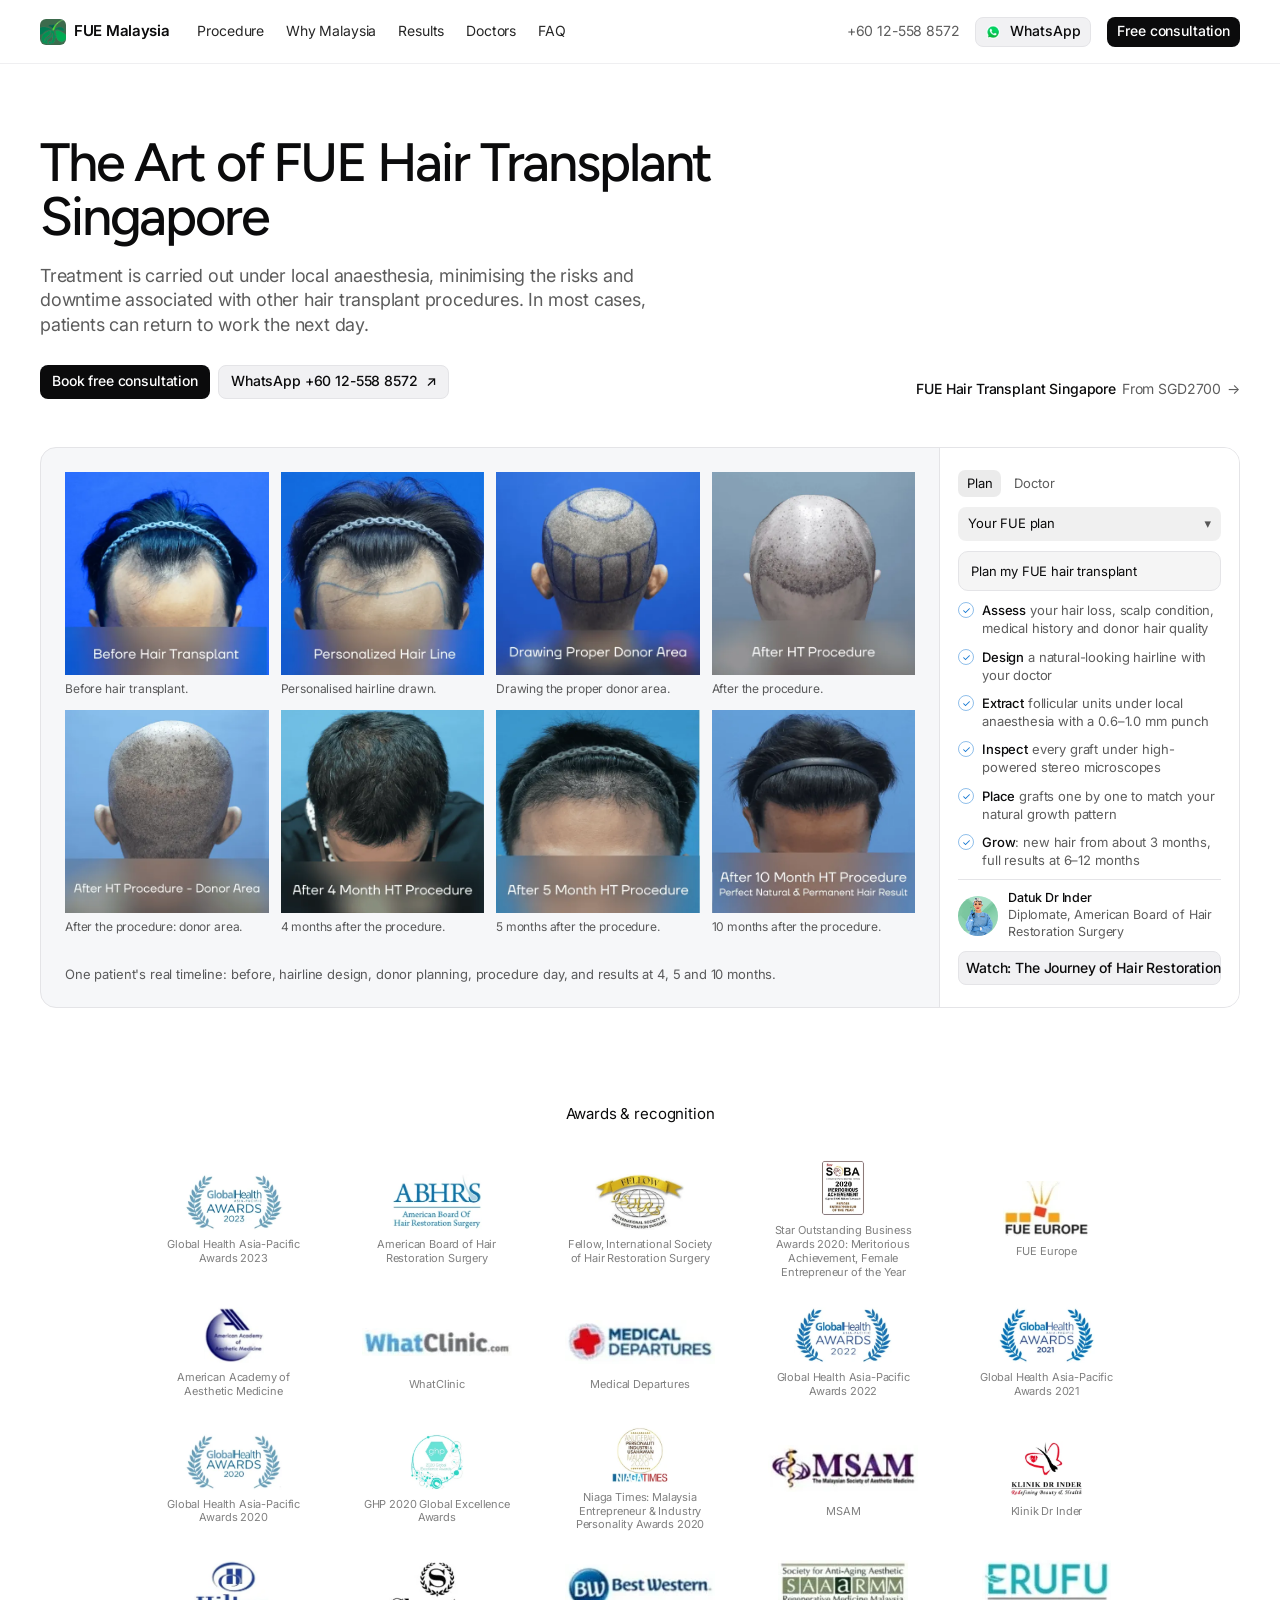
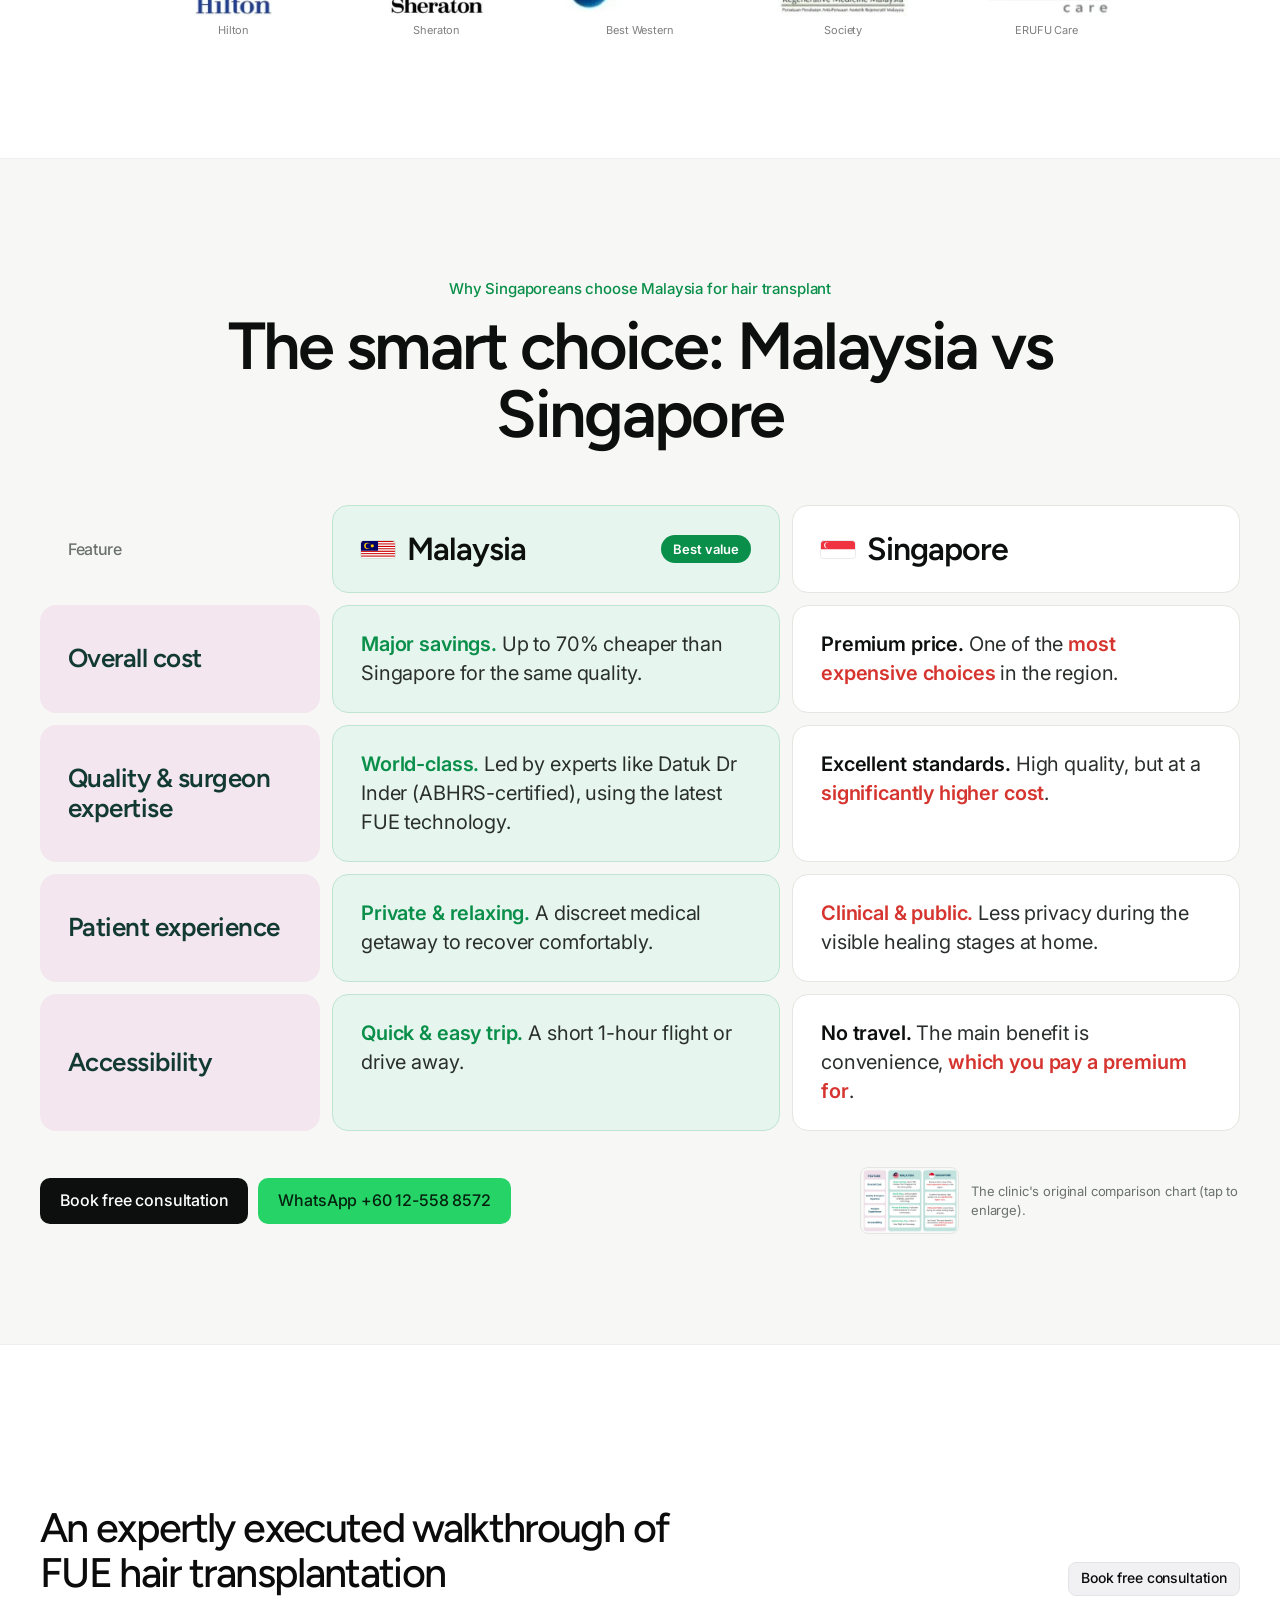
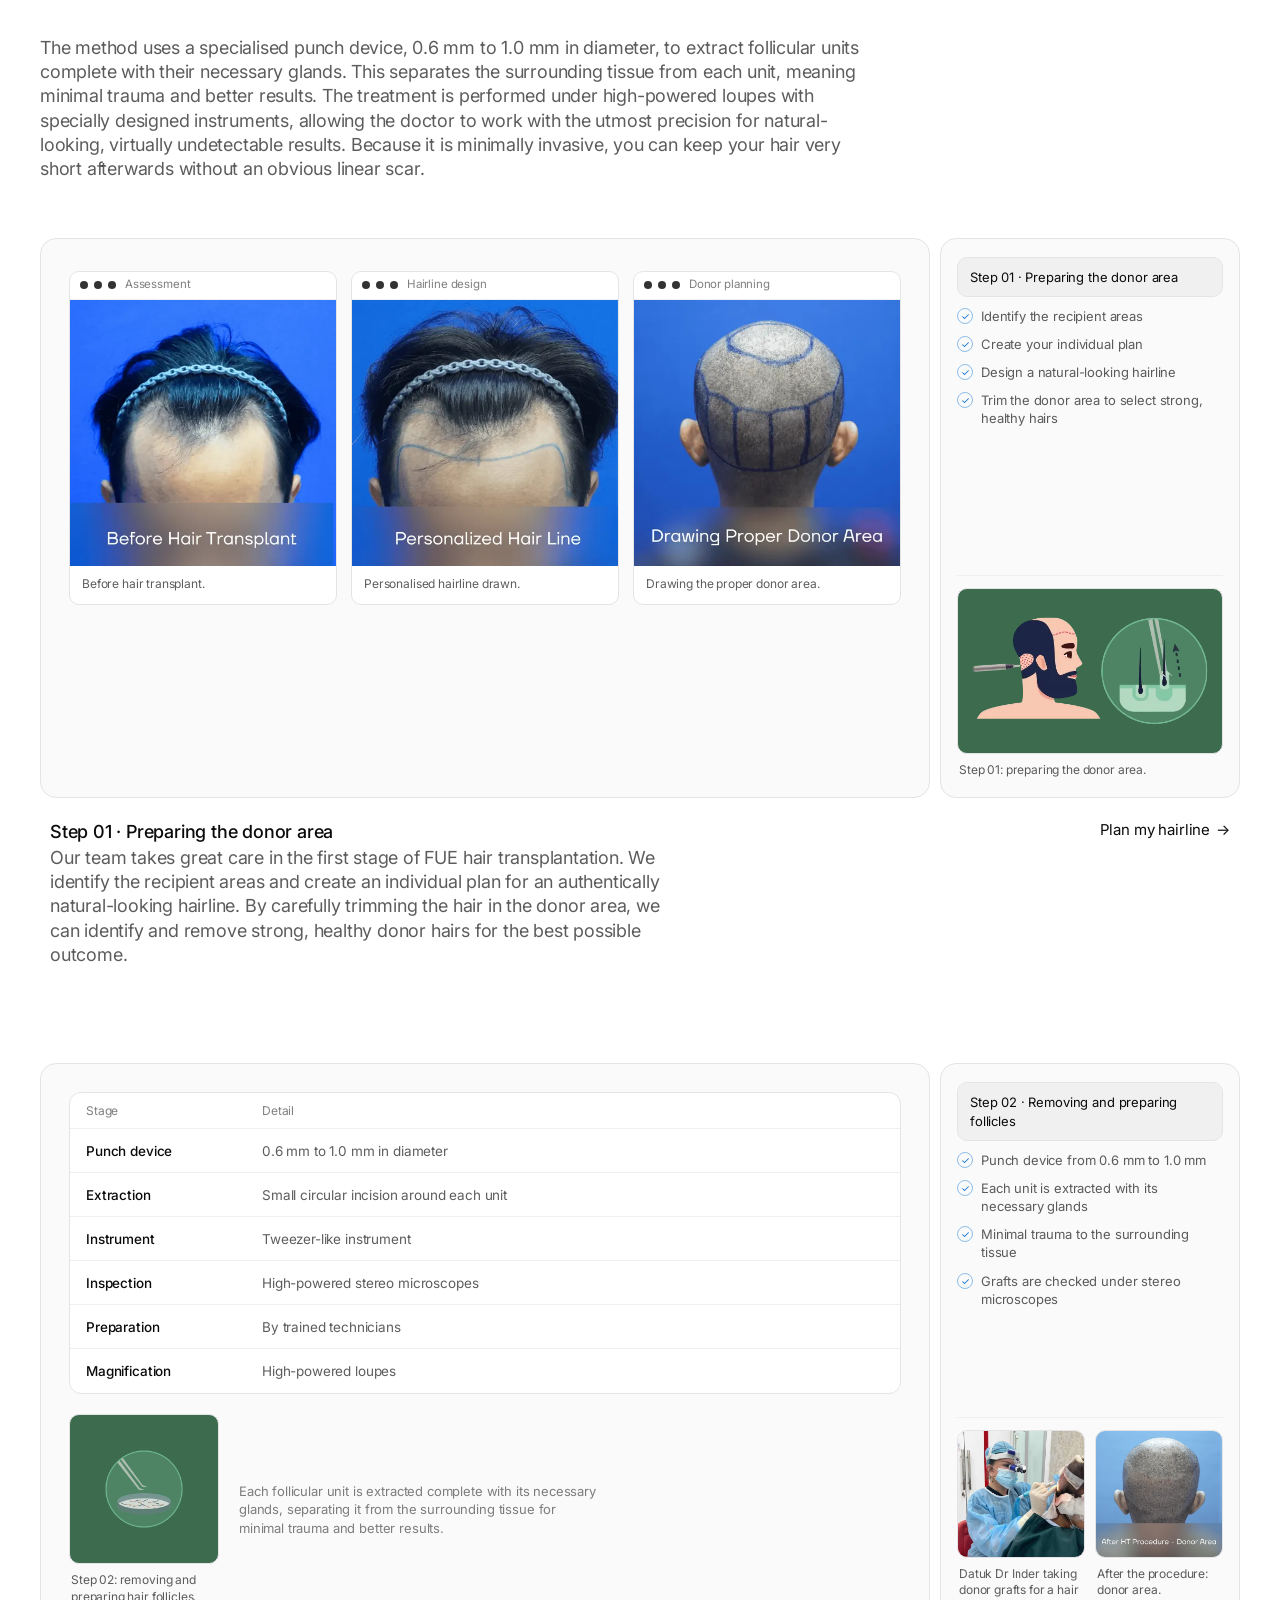
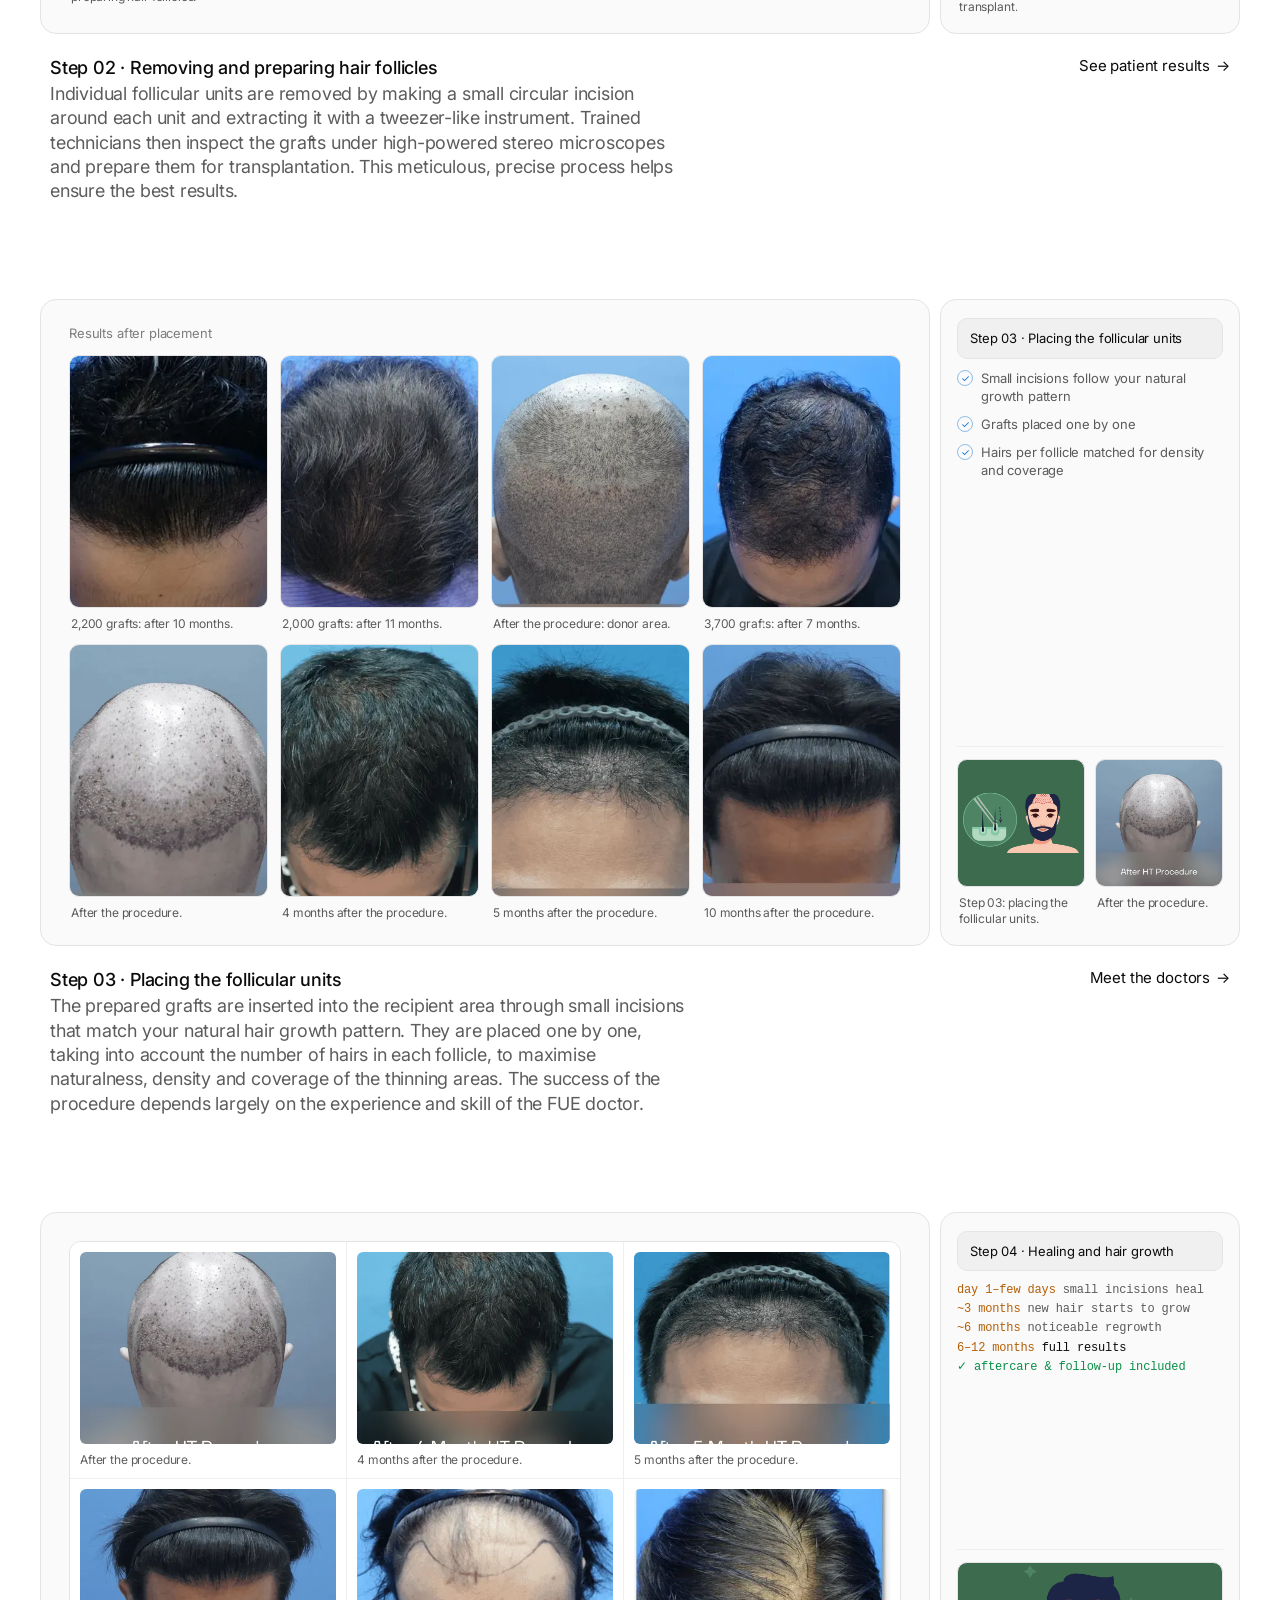
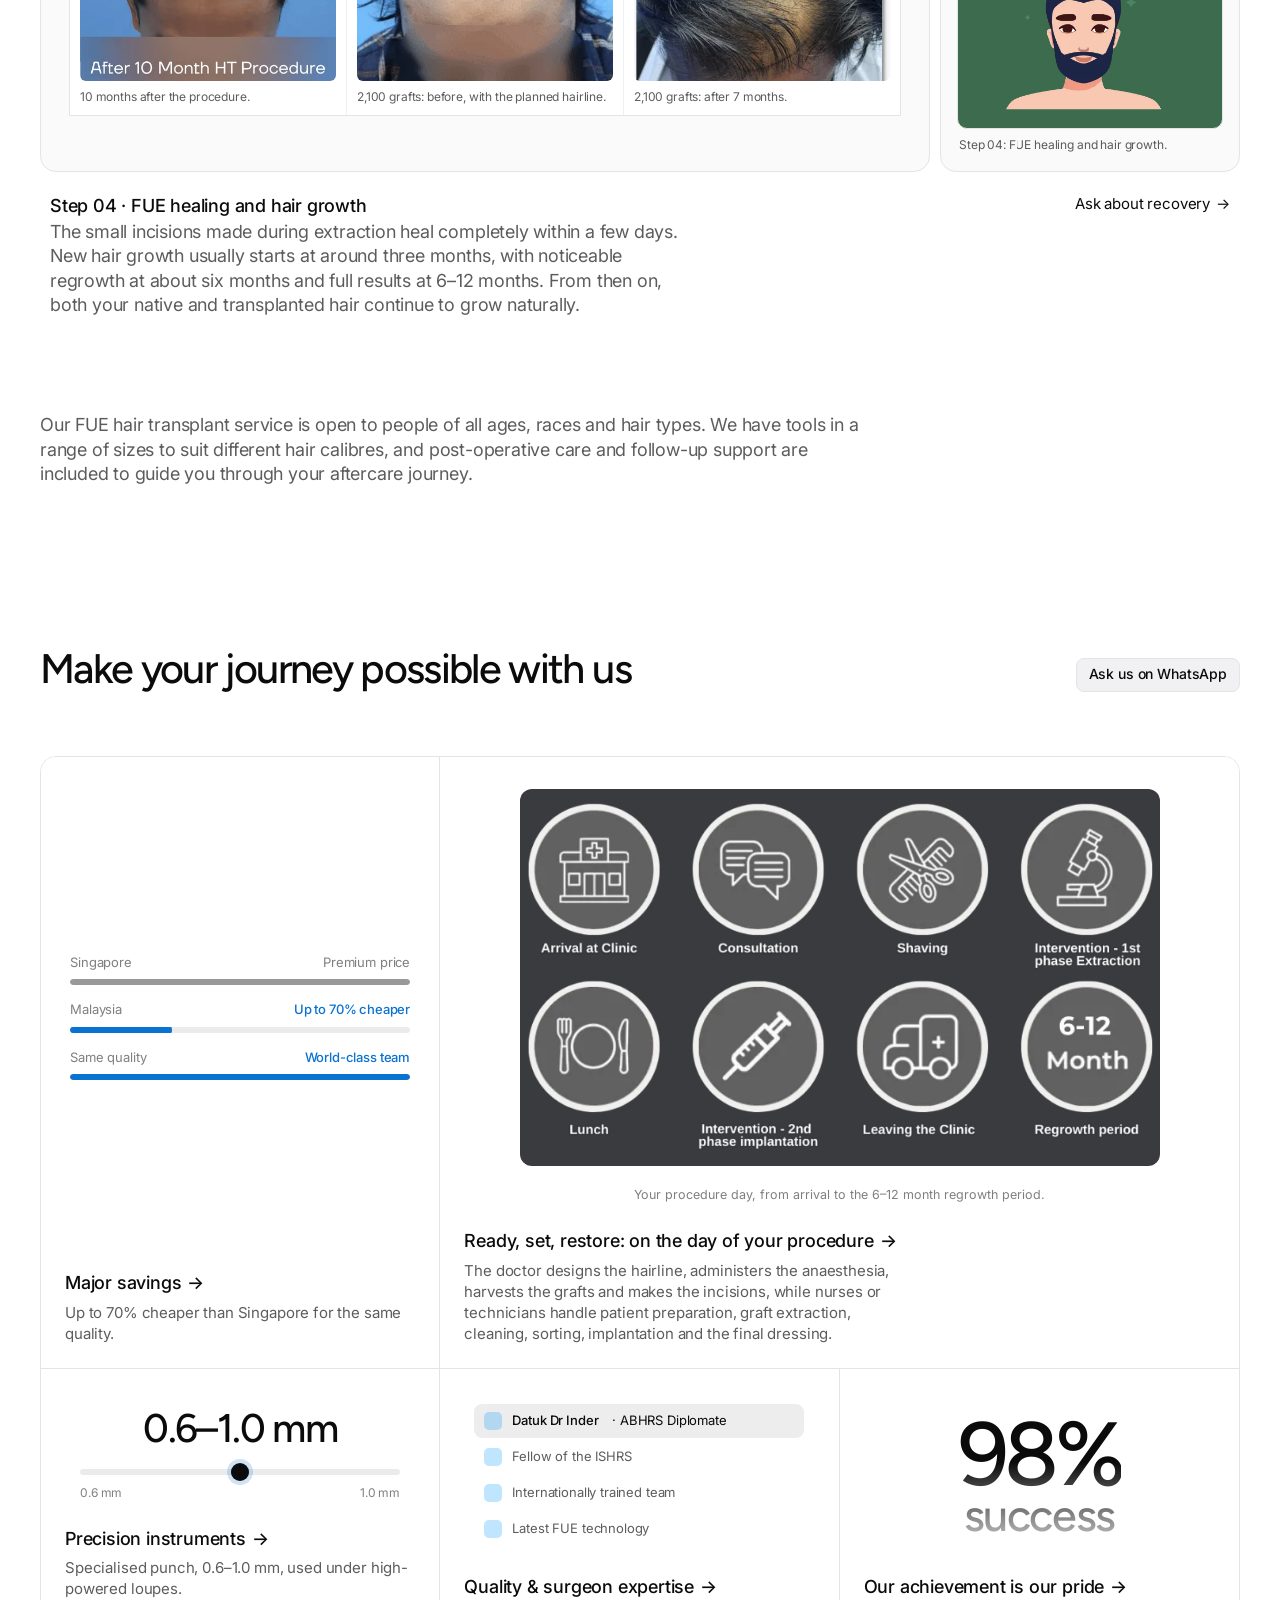
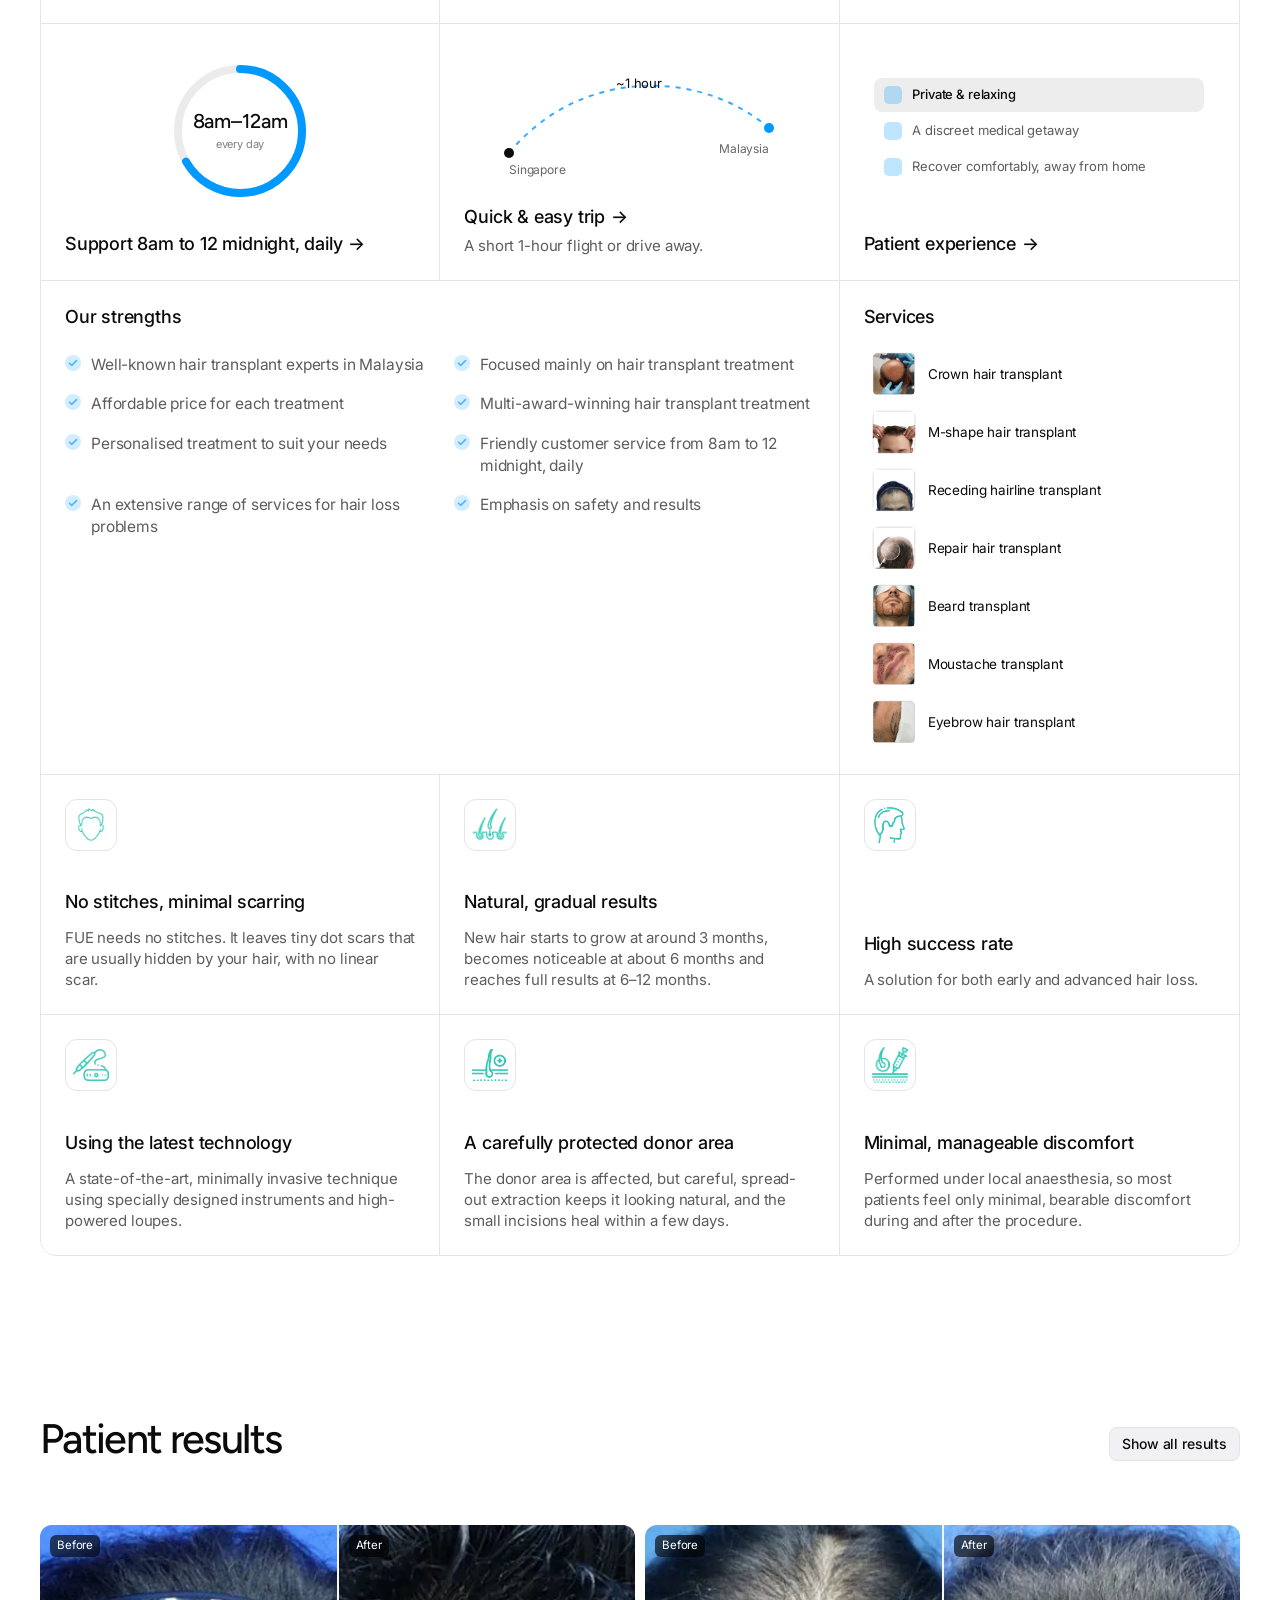
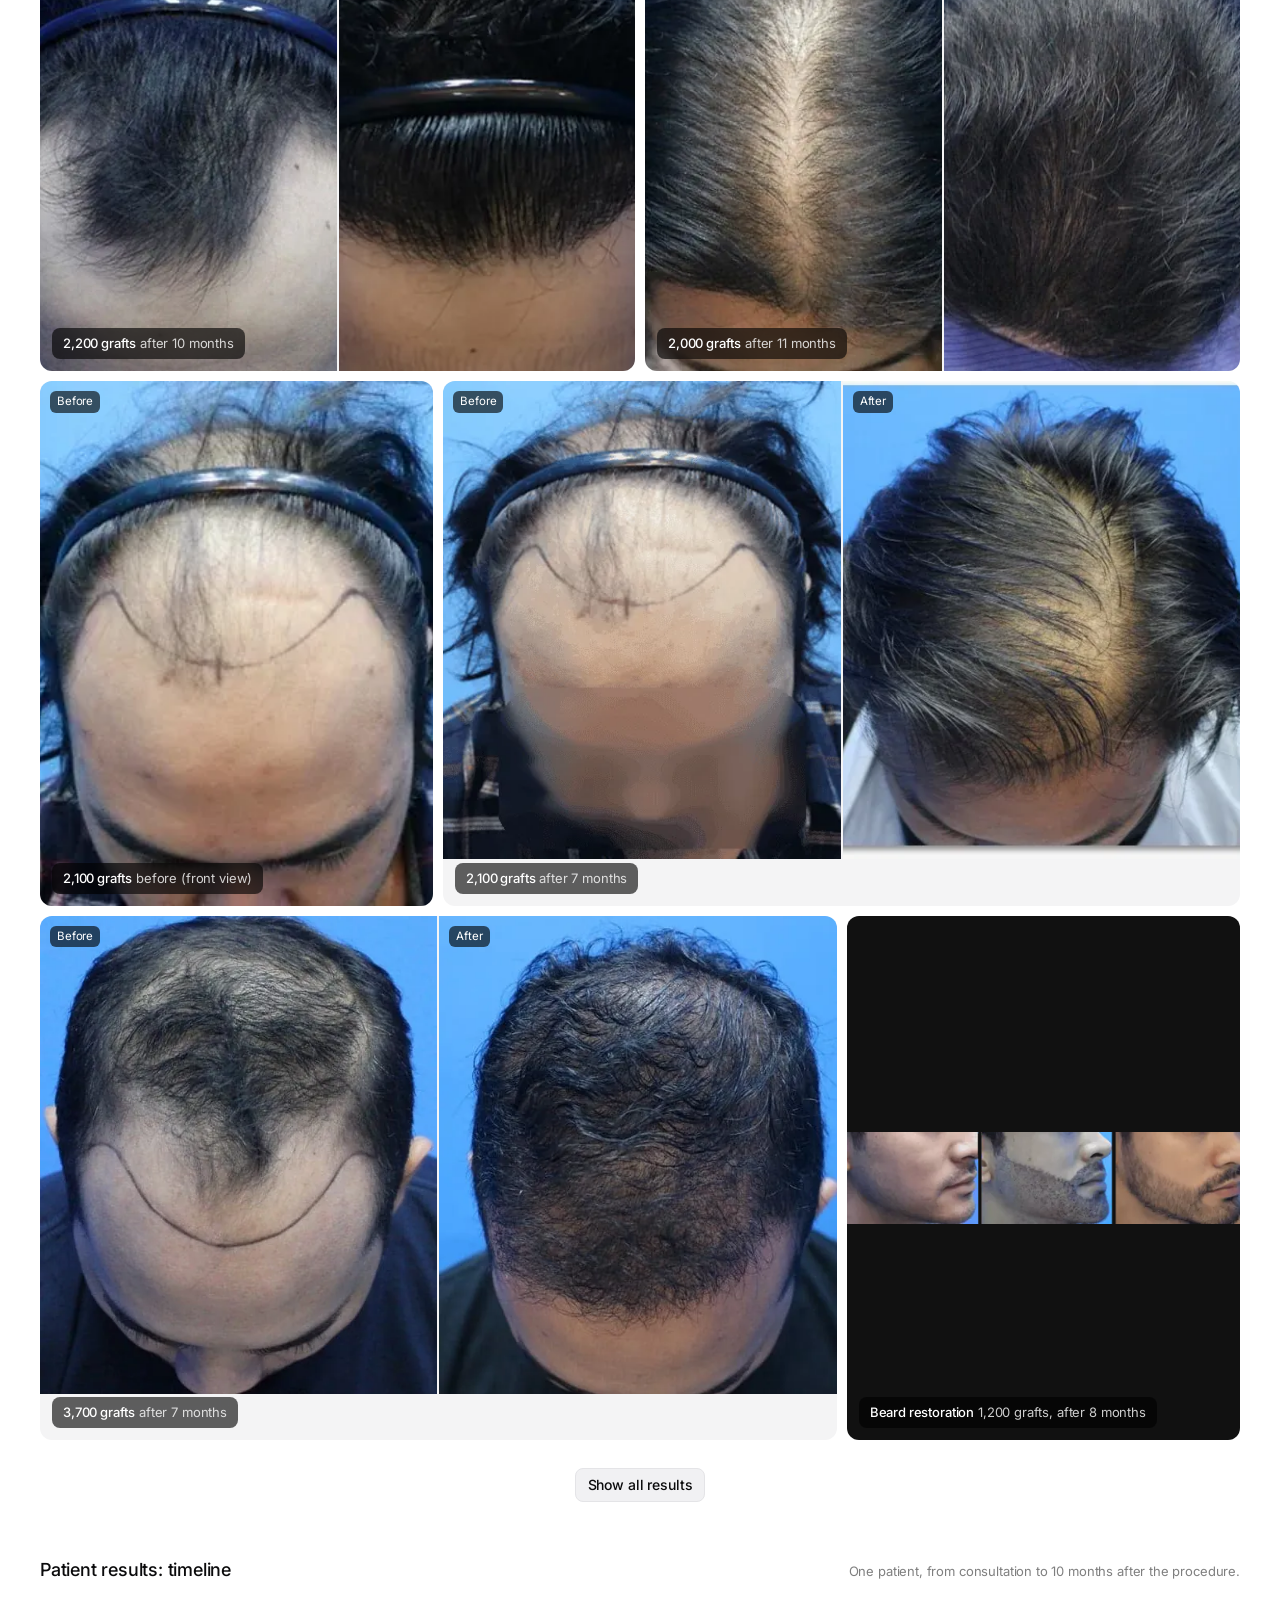
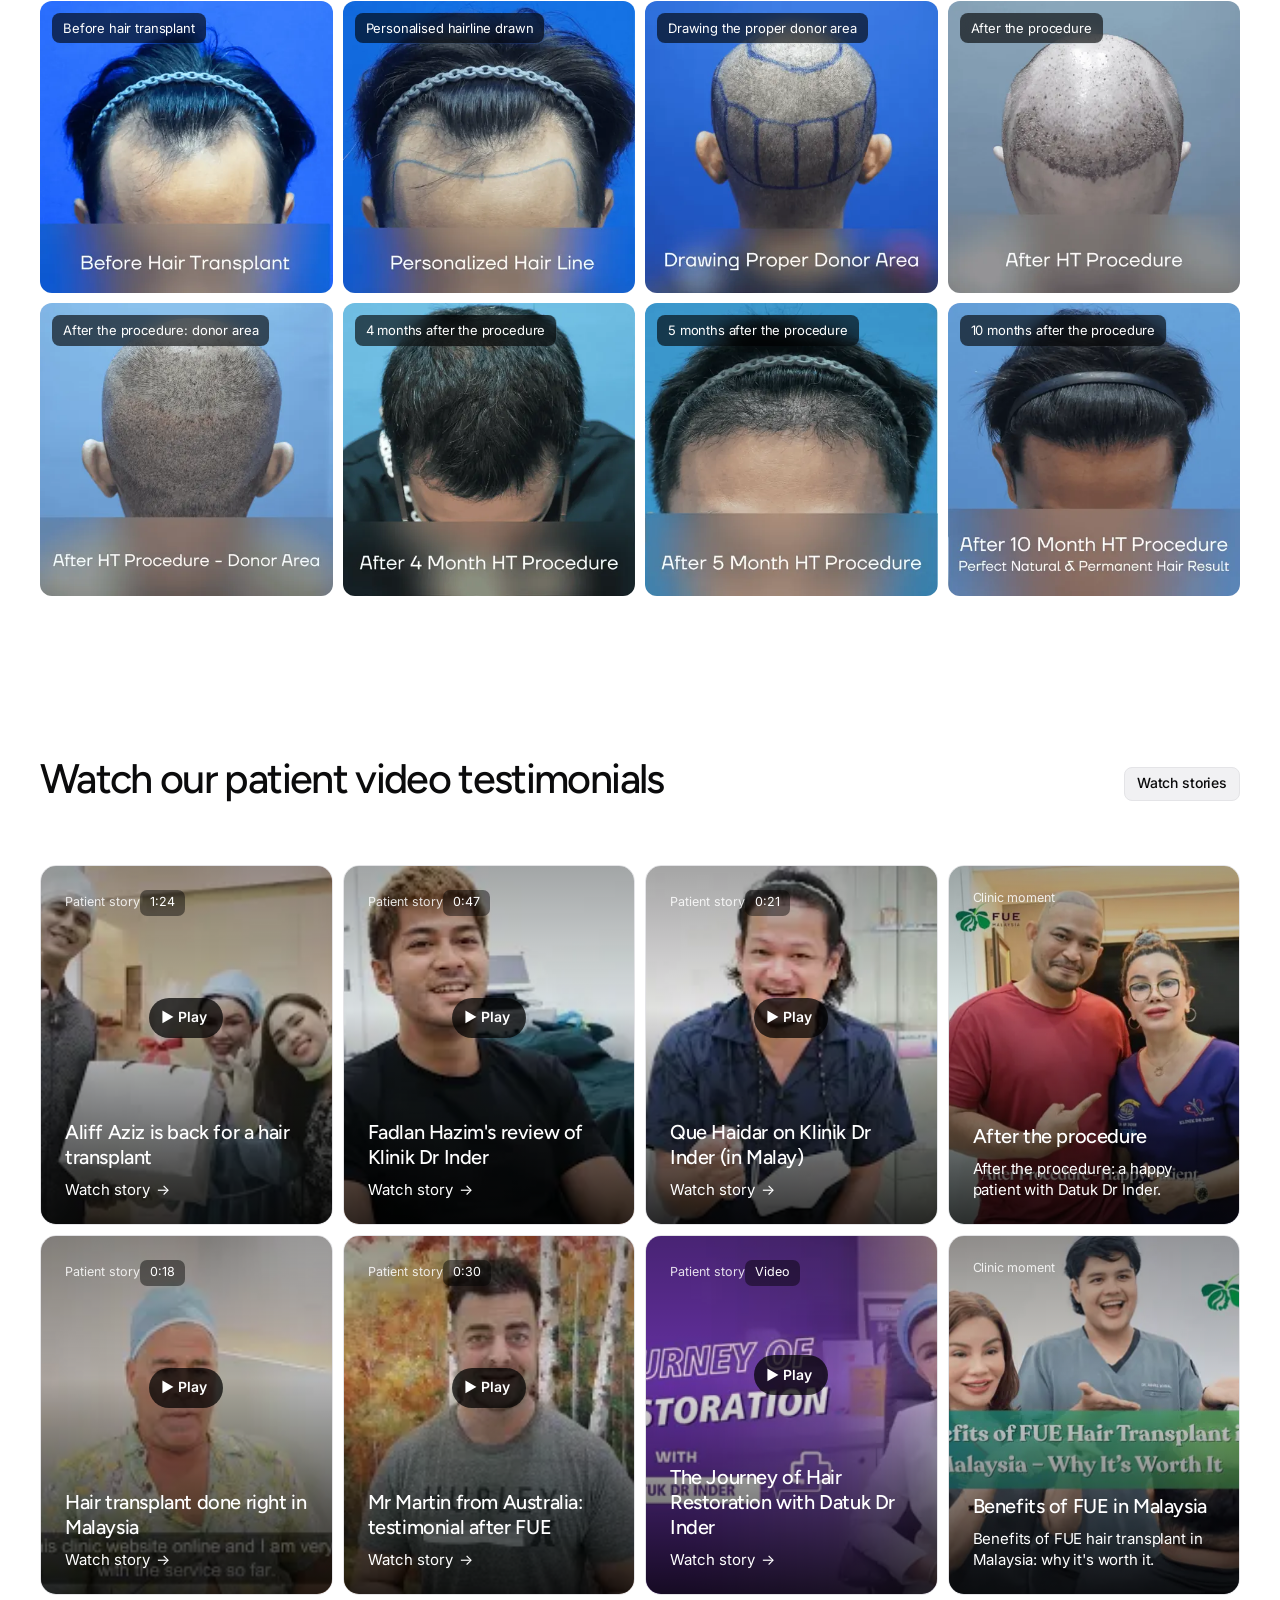
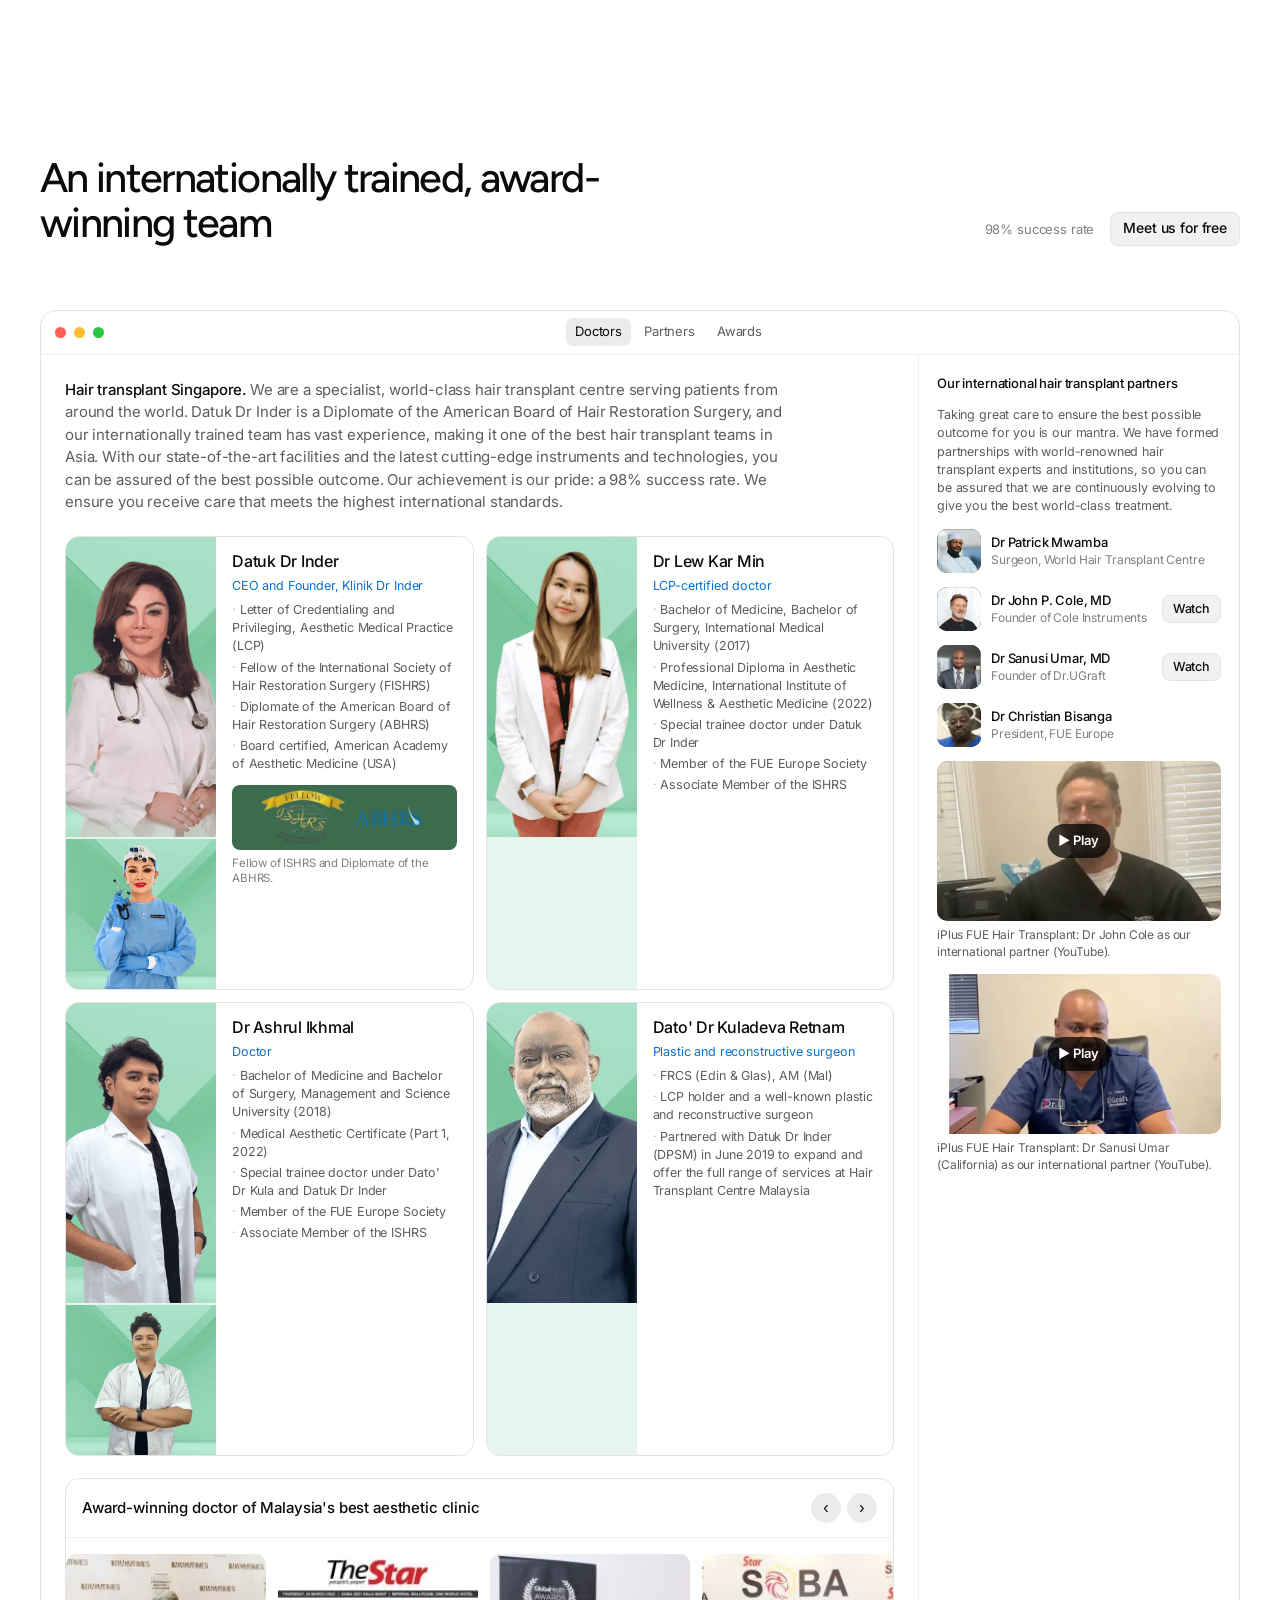
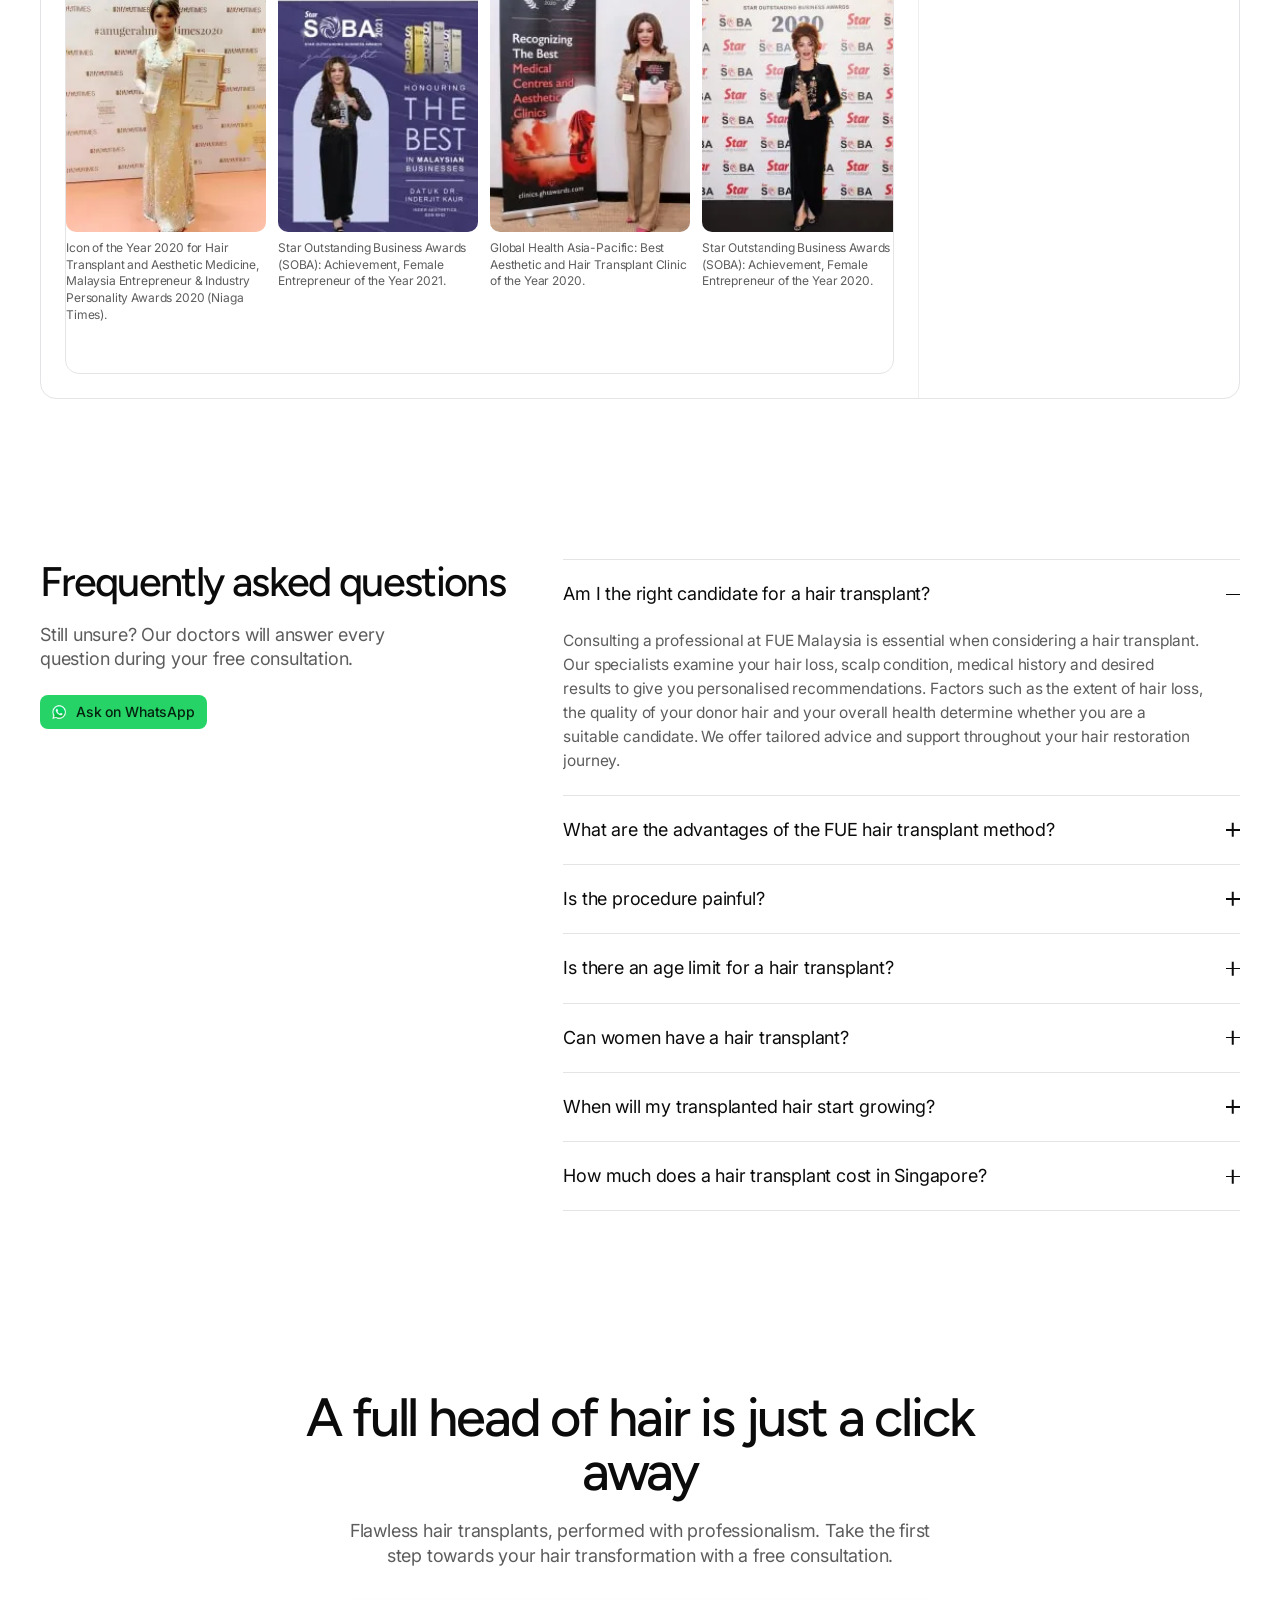
<file: index.html>
<!doctype html>
<html lang="en-SG">
<head>
<meta charset="utf-8">
<meta name="viewport" content="width=device-width, initial-scale=1, viewport-fit=cover">
<title>FUE Hair Transplant Singapore | Expert Doctor | From SGD2700</title>
<meta name="description" content="FUE hair transplant for Singapore patients, performed in Malaysia by Datuk Dr Inder (ABHRS Diplomate) and team. Local anaesthesia, no stitches, a 98% success rate. From SGD2700. Free consultation.">
<link rel="canonical" href="https://www.fuemalaysia.com/hair-transplant-singapore/">
<meta name="theme-color" content="#ffffff">
<meta property="og:type" content="website"><meta property="og:title" content="FUE Hair Transplant Singapore | Expert Doctor | From SGD2700">
<meta property="og:description" content="The art of FUE hair transplant, by Datuk Dr Inder and team. Free consultation on WhatsApp: +60 12-558 8572.">
<meta property="og:image" content="assets/img/benefits-of-fue-malaysia.webp"><meta property="og:url" content="https://www.fuemalaysia.com/hair-transplant-singapore/">
<meta name="twitter:card" content="summary_large_image"><meta name="twitter:image" content="assets/img/benefits-of-fue-malaysia.webp">
<link rel="icon" href="assets/img/logo-icon.webp" type="image/webp"><link rel="apple-touch-icon" href="assets/img/logo-icon.webp">
<link rel="preconnect" href="https://fonts.googleapis.com"><link rel="preconnect" href="https://fonts.gstatic.com" crossorigin>
<link href="https://fonts.googleapis.com/css2?family=Figtree:wght@500;600&family=Inter:wght@400;500;600&display=swap" rel="stylesheet">
<link rel="preload" as="image" href="assets/img/timeline-before-hair-transplant-sm.webp">
<link rel="stylesheet" href="assets/css/style.css">
<script>document.documentElement.classList.add('js')</script>
<script type="application/ld+json">{"@context": "https://schema.org", "@type": "MedicalClinic", "name": "FUE Malaysia", "url": "https://www.fuemalaysia.com/hair-transplant-singapore/", "telephone": "+60125588572", "logo": "assets/img/logo-full.webp", "image": "assets/img/after-procedure-happy-patient.webp", "medicalSpecialty": "Dermatologic", "openingHours": "Mo-Su 08:00-24:00"}</script>
</head>
<body>
<header class="nav" id="nav"><div class="wrap">
 <a class="brand" href="#top" data-scroll><img src="assets/img/logo-icon.webp" width="128" height="128" alt="FUE Malaysia" fetchpriority="high" decoding="async"><span>FUE Malaysia</span></a>
 <nav class="nav-links" aria-label="Main"><a href="#procedure" data-scroll>Procedure</a><a href="#compare" data-scroll>Why Malaysia</a><a href="#results" data-scroll>Results</a><a href="#team" data-scroll>Doctors</a><a href="#faq" data-scroll>FAQ</a></nav>
 <div class="nav-r"><a class="tx" href="tel:+60125588572">+60 12-558 8572</a><a class="btn btn-g" href="https://wa.me/60125588572?text=Hi%20FUE%20Malaysia%2C%20I%27m%20interested%20in%20an%20FUE%20hair%20transplant%20and%20would%20like%20a%20free%20consultation." target="_blank" rel="noopener"><img src="assets/img/whatsapp-icon.webp" width="16" height="16" alt="" aria-hidden="true">WhatsApp</a><a class="btn btn-w" href="#consult" data-scroll>Free consultation</a><button class="burger" id="burger" aria-label="Menu" aria-expanded="false" aria-controls="mmenu"><span></span><span></span></button></div>
</div></header>
<div class="mmenu" id="mmenu"><a href="#procedure" data-scroll>Procedure</a><a href="#compare" data-scroll>Why Malaysia</a><a href="#results" data-scroll>Results</a><a href="#team" data-scroll>Doctors</a><a href="#faq" data-scroll>FAQ</a><a class="btn btn-w" href="#consult" data-scroll>Free consultation</a><a class="btn btn-wa" href="https://wa.me/60125588572?text=Hi%20FUE%20Malaysia%2C%20I%27m%20interested%20in%20an%20FUE%20hair%20transplant%20and%20would%20like%20a%20free%20consultation." target="_blank" rel="noopener">WhatsApp +60 12-558 8572</a></div><main>
<section class="hero" id="top">
 <div class="wrap">
  <h1 class="h1" data-split>The Art of FUE Hair Transplant Singapore</h1>
  <p class="lead" data-hero>Treatment is carried out under local anaesthesia, minimising the risks and downtime associated with other hair transplant procedures. In most cases, patients can return to work the next day.</p>
  <div class="hero-top" data-hero>
   <div class="hero-ctas">
    <a class="btn btn-w" href="#consult" data-scroll>Book free consultation</a>
    <a class="btn btn-g" href="https://wa.me/60125588572?text=Hi%20FUE%20Malaysia%2C%20I%27m%20interested%20in%20an%20FUE%20hair%20transplant%20and%20would%20like%20a%20free%20consultation." target="_blank" rel="noopener">WhatsApp +60 12-558 8572 <span class="arr">↗</span></a>
   </div>
   <a class="price-link" href="#faq-price" data-scroll><b>FUE Hair Transplant Singapore</b> <span>From SGD2700</span> <span class="arr">→</span></a>
  </div>
  <div class="hero-frame" data-hero-frame>
   <div class="hero-media" aria-label="One patient's real hair transplant timeline">
    <div class="hero-poster"><figure><img src="assets/img/timeline-before-hair-transplant.webp" srcset="assets/img/timeline-before-hair-transplant-sm.webp 480w, assets/img/timeline-before-hair-transplant.webp 1000w" sizes="(max-width:900px) 30vw, 200px" width="1000" height="1000" alt="One patient&#x27;s hair transplant timeline: before hair transplant" fetchpriority="high" decoding="async"><figcaption class="hcap">Before hair transplant.</figcaption></figure><figure><img src="assets/img/timeline-personalized-hair-line.webp" srcset="assets/img/timeline-personalized-hair-line-sm.webp 480w, assets/img/timeline-personalized-hair-line.webp 1000w" sizes="(max-width:900px) 30vw, 200px" width="1000" height="1000" alt="One patient&#x27;s hair transplant timeline: personalised hairline drawn" fetchpriority="high" decoding="async"><figcaption class="hcap">Personalised hairline drawn.</figcaption></figure><figure><img src="assets/img/timeline-drawing-proper-donor-area.webp" srcset="assets/img/timeline-drawing-proper-donor-area-sm.webp 480w, assets/img/timeline-drawing-proper-donor-area.webp 1000w" sizes="(max-width:900px) 30vw, 200px" width="1000" height="1000" alt="One patient&#x27;s hair transplant timeline: drawing the proper donor area" fetchpriority="high" decoding="async"><figcaption class="hcap">Drawing the proper donor area.</figcaption></figure><figure><img src="assets/img/timeline-after-ht-procedure.webp" srcset="assets/img/timeline-after-ht-procedure-sm.webp 480w, assets/img/timeline-after-ht-procedure.webp 1000w" sizes="(max-width:900px) 30vw, 200px" width="1000" height="1000" alt="One patient&#x27;s hair transplant timeline: after the procedure" fetchpriority="high" decoding="async"><figcaption class="hcap">After the procedure.</figcaption></figure><figure><img src="assets/img/timeline-after-ht-procedure-donor-area.webp" srcset="assets/img/timeline-after-ht-procedure-donor-area-sm.webp 480w, assets/img/timeline-after-ht-procedure-donor-area.webp 1000w" sizes="(max-width:900px) 30vw, 200px" width="1000" height="1000" alt="One patient&#x27;s hair transplant timeline: after the procedure: donor area" loading="lazy" decoding="async"><figcaption class="hcap">After the procedure: donor area.</figcaption></figure><figure><img src="assets/img/timeline-after-4-month-ht-procedure.webp" srcset="assets/img/timeline-after-4-month-ht-procedure-sm.webp 480w, assets/img/timeline-after-4-month-ht-procedure.webp 1000w" sizes="(max-width:900px) 30vw, 200px" width="1000" height="1000" alt="One patient&#x27;s hair transplant timeline: 4 months after the procedure" loading="lazy" decoding="async"><figcaption class="hcap">4 months after the procedure.</figcaption></figure><figure><img src="assets/img/timeline-after-5-month-ht-procedure.webp" srcset="assets/img/timeline-after-5-month-ht-procedure-sm.webp 480w, assets/img/timeline-after-5-month-ht-procedure.webp 1000w" sizes="(max-width:900px) 30vw, 200px" width="1000" height="1000" alt="One patient&#x27;s hair transplant timeline: 5 months after the procedure" loading="lazy" decoding="async"><figcaption class="hcap">5 months after the procedure.</figcaption></figure><figure><img src="assets/img/timeline-after-10-month-ht-procedure.webp" srcset="assets/img/timeline-after-10-month-ht-procedure-sm.webp 480w, assets/img/timeline-after-10-month-ht-procedure.webp 1000w" sizes="(max-width:900px) 30vw, 200px" width="1000" height="1000" alt="One patient&#x27;s hair transplant timeline: 10 months after the procedure" loading="lazy" decoding="async"><figcaption class="hcap">10 months after the procedure.</figcaption></figure></div>
    <p class="hero-cap2">One patient's real timeline: before, hairline design, donor planning, procedure day, and results at 4, 5 and 10 months.</p>
   </div>
   <aside class="side" aria-label="How your consultation works">
    <div class="tabs"><span class="on">Plan</span><span>Doctor</span></div>
    <div class="sel"><span>Your FUE plan</span><span class="muted">▾</span></div>
    <div class="bubble" id="sideAsk">Plan my FUE hair transplant</div>
    <div class="step" data-step><i>✓</i><span><b>Assess</b> your hair loss, scalp condition, medical history and donor hair quality</span></div>
    <div class="step" data-step><i>✓</i><span><b>Design</b> a natural-looking hairline with your doctor</span></div>
    <div class="step" data-step><i>✓</i><span><b>Extract</b> follicular units under local anaesthesia with a 0.6–1.0 mm punch</span></div>
    <div class="step" data-step><i>✓</i><span><b>Inspect</b> every graft under high-powered stereo microscopes</span></div>
    <div class="step" data-step><i>✓</i><span><b>Place</b> grafts one by one to match your natural growth pattern</span></div>
    <div class="step" data-step><i>✓</i><span><b>Grow</b>: new hair from about 3 months, full results at 6–12 months</span></div>
    <figure class="doc"><img src="assets/img/dr-inder-scrubs.webp" width="500" height="500" alt="Datuk Dr Inder in surgical scrubs and a headlight loupe" loading="lazy" decoding="async"><figcaption><b>Datuk Dr Inder</b>Diplomate, American Board of Hair Restoration Surgery</figcaption></figure>
    <button class="btn btn-g" data-video="o88kmaRwOwc" data-title="The Journey of Hair Restoration with Datuk Dr Inder" style="justify-content:center"><svg width="16" height="16" viewBox="0 0 16 16" aria-hidden="true"><path d="M5 3.5v9l7-4.5z" fill="currentColor"/></svg> Watch: The Journey of Hair Restoration</button>
   </aside>
  </div>
 </div>
</section>
<section class="logos" id="awards-logos">
 <div class="wrap">
  <p class="label" data-reveal>Awards &amp; recognition</p>
  <div class="logo-grid" id="logoGrid" data-reveal><div class="lg"><figure><img src="assets/img/award-gh2023-color.webp" width="277" height="158" alt="Global Health Asia-Pacific Awards 2023 logo" loading="lazy" decoding="async"><figcaption>Global Health Asia-Pacific Awards 2023</figcaption></figure></div><div class="lg"><figure><img src="assets/img/award-abhrs-color.webp" width="222" height="139" alt="American Board of Hair Restoration Surgery logo" loading="lazy" decoding="async"><figcaption>American Board of Hair Restoration Surgery</figcaption></figure></div><div class="lg"><figure><img src="assets/img/award-fishrs-color.webp" width="246" height="154" alt="Fellow, International Society of Hair Restoration Surgery logo" loading="lazy" decoding="async"><figcaption>Fellow, International Society of Hair Restoration Surgery</figcaption></figure></div><div class="lg"><figure><img src="assets/img/award-soba-color.webp" width="143" height="181" alt="Star Outstanding Business Awards 2020: Meritorious Achievement, Female Entrepreneur of the Year logo" loading="lazy" decoding="async"><figcaption>Star Outstanding Business Awards 2020: Meritorious Achievement, Female Entrepreneur of the Year</figcaption></figure></div><div class="lg"><figure><img src="assets/img/recognized-fueeu-color.webp" width="146" height="94" alt="FUE Europe logo" loading="lazy" decoding="async"><figcaption>FUE Europe</figcaption></figure></div><div class="lg"><figure><img src="assets/img/recognized-aaam-color.webp" width="150" height="140" alt="American Academy of Aesthetic Medicine logo" loading="lazy" decoding="async"><figcaption>American Academy of Aesthetic Medicine</figcaption></figure></div><div class="lg"><figure><img src="assets/img/recognized-wc-color.webp" width="178" height="34" alt="WhatClinic logo" loading="lazy" decoding="async"><figcaption>WhatClinic</figcaption></figure></div><div class="lg"><figure><img src="assets/img/recognized-md-color.webp" width="178" height="52" alt="Medical Departures logo" loading="lazy" decoding="async"><figcaption>Medical Departures</figcaption></figure></div><div class="lg"><figure><img src="assets/img/award-gh2022-color.webp" width="272" height="156" alt="Global Health Asia-Pacific Awards 2022 logo" loading="lazy" decoding="async"><figcaption>Global Health Asia-Pacific Awards 2022</figcaption></figure></div><div class="lg"><figure><img src="assets/img/award-gh2021-color.webp" width="268" height="154" alt="Global Health Asia-Pacific Awards 2021 logo" loading="lazy" decoding="async"><figcaption>Global Health Asia-Pacific Awards 2021</figcaption></figure></div><div class="lg"><figure><img src="assets/img/award-gh2020-color.webp" width="254" height="146" alt="Global Health Asia-Pacific Awards 2020 logo" loading="lazy" decoding="async"><figcaption>Global Health Asia-Pacific Awards 2020</figcaption></figure></div><div class="lg"><figure><img src="assets/img/award-ghp-color.webp" width="176" height="182" alt="GHP 2020 Global Excellence Awards logo" loading="lazy" decoding="async"><figcaption>GHP 2020 Global Excellence Awards</figcaption></figure></div><div class="lg"><figure><img src="assets/img/award-niaga-color.webp" width="158" height="154" alt="Niaga Times: Malaysia Entrepreneur &amp; Industry Personality Awards 2020 logo" loading="lazy" decoding="async"><figcaption>Niaga Times: Malaysia Entrepreneur &amp; Industry Personality Awards 2020</figcaption></figure></div><div class="lg"><figure><img src="assets/img/recognized-msam-color.webp" width="173" height="54" alt="MSAM logo" loading="lazy" decoding="async"><figcaption>MSAM</figcaption></figure></div><div class="lg"><figure><img src="assets/img/recognized-kdi-color.webp" width="222" height="169" alt="Klinik Dr Inder logo" loading="lazy" decoding="async"><figcaption>Klinik Dr Inder</figcaption></figure></div><div class="lg"><figure><img src="assets/img/recognized-hilton-color.webp" width="170" height="121" alt="Hilton logo" loading="lazy" decoding="async"><figcaption>Hilton</figcaption></figure></div><div class="lg"><figure><img src="assets/img/recognized-sheraton-color.webp" width="172" height="100" alt="Sheraton logo" loading="lazy" decoding="async"><figcaption>Sheraton</figcaption></figure></div><div class="lg"><figure><img src="assets/img/recognized-bw-color.webp" width="167" height="54" alt="Best Western logo" loading="lazy" decoding="async"><figcaption>Best Western</figcaption></figure></div><div class="lg"><figure><img src="assets/img/recognized-soc-color.webp" width="176" height="76" alt="Society logo" loading="lazy" decoding="async"><figcaption>Society</figcaption></figure></div><div class="lg"><figure><img src="assets/img/recognized-erufu-color.webp" width="169" height="73" alt="ERUFU Care logo" loading="lazy" decoding="async"><figcaption>ERUFU Care</figcaption></figure></div></div>
 </div>
</section>
<section class="cx" id="compare" aria-labelledby="cxTitle">
 <div class="wrap">
  <p class="cx-eyebrow" data-reveal>Why Singaporeans choose Malaysia for hair transplant</p>
  <h2 class="cx-h" id="cxTitle" data-split>The smart choice: Malaysia vs Singapore</h2>
  <div class="cx-table" role="table" aria-label="Malaysia vs Singapore comparison">
   <div class="cx-row cx-head" data-reveal><div class="cx-f">Feature</div><div class="cx-c my"><svg viewBox="0 0 28 14" width="34" height="17" aria-hidden="true"><g><rect y="0" width="28" height="1" fill="#cc0001"/><rect y="1" width="28" height="1" fill="#fff"/><rect y="2" width="28" height="1" fill="#cc0001"/><rect y="3" width="28" height="1" fill="#fff"/><rect y="4" width="28" height="1" fill="#cc0001"/><rect y="5" width="28" height="1" fill="#fff"/><rect y="6" width="28" height="1" fill="#cc0001"/><rect y="7" width="28" height="1" fill="#fff"/><rect y="8" width="28" height="1" fill="#cc0001"/><rect y="9" width="28" height="1" fill="#fff"/><rect y="10" width="28" height="1" fill="#cc0001"/><rect y="11" width="28" height="1" fill="#fff"/><rect y="12" width="28" height="1" fill="#cc0001"/><rect y="13" width="28" height="1" fill="#fff"/></g><rect width="14" height="8" fill="#010066"/><circle cx="5.2" cy="4" r="2.6" fill="#fc0"/><circle cx="6" cy="4" r="2.15" fill="#010066"/><circle cx="9.3" cy="4" r="1.3" fill="#fc0"/></svg><span>Malaysia</span><em>Best value</em></div><div class="cx-c sg"><svg viewBox="0 0 28 14" width="34" height="17" aria-hidden="true"><rect width="28" height="7" fill="#ef3340"/><rect y="7" width="28" height="7" fill="#fff"/><circle cx="5" cy="3.5" r="2.4" fill="#fff"/><circle cx="5.9" cy="3.5" r="2.4" fill="#ef3340"/></svg><span>Singapore</span></div></div>
   <div class="cx-row" data-reveal><div class="cx-f">Overall cost</div><div class="cx-c my"><span class="cx-m"><svg viewBox="0 0 28 14" width="34" height="17" aria-hidden="true"><g><rect y="0" width="28" height="1" fill="#cc0001"/><rect y="1" width="28" height="1" fill="#fff"/><rect y="2" width="28" height="1" fill="#cc0001"/><rect y="3" width="28" height="1" fill="#fff"/><rect y="4" width="28" height="1" fill="#cc0001"/><rect y="5" width="28" height="1" fill="#fff"/><rect y="6" width="28" height="1" fill="#cc0001"/><rect y="7" width="28" height="1" fill="#fff"/><rect y="8" width="28" height="1" fill="#cc0001"/><rect y="9" width="28" height="1" fill="#fff"/><rect y="10" width="28" height="1" fill="#cc0001"/><rect y="11" width="28" height="1" fill="#fff"/><rect y="12" width="28" height="1" fill="#cc0001"/><rect y="13" width="28" height="1" fill="#fff"/></g><rect width="14" height="8" fill="#010066"/><circle cx="5.2" cy="4" r="2.6" fill="#fc0"/><circle cx="6" cy="4" r="2.15" fill="#010066"/><circle cx="9.3" cy="4" r="1.3" fill="#fc0"/></svg> Malaysia</span><b class="ok">Major savings.</b> Up to 70% cheaper than Singapore for the same quality.</div><div class="cx-c sg"><span class="cx-m"><svg viewBox="0 0 28 14" width="34" height="17" aria-hidden="true"><rect width="28" height="7" fill="#ef3340"/><rect y="7" width="28" height="7" fill="#fff"/><circle cx="5" cy="3.5" r="2.4" fill="#fff"/><circle cx="5.9" cy="3.5" r="2.4" fill="#ef3340"/></svg> Singapore</span><b>Premium price.</b> One of the <b class="no">most expensive choices</b> in the region.</div></div><div class="cx-row" data-reveal><div class="cx-f">Quality &amp; surgeon expertise</div><div class="cx-c my"><span class="cx-m"><svg viewBox="0 0 28 14" width="34" height="17" aria-hidden="true"><g><rect y="0" width="28" height="1" fill="#cc0001"/><rect y="1" width="28" height="1" fill="#fff"/><rect y="2" width="28" height="1" fill="#cc0001"/><rect y="3" width="28" height="1" fill="#fff"/><rect y="4" width="28" height="1" fill="#cc0001"/><rect y="5" width="28" height="1" fill="#fff"/><rect y="6" width="28" height="1" fill="#cc0001"/><rect y="7" width="28" height="1" fill="#fff"/><rect y="8" width="28" height="1" fill="#cc0001"/><rect y="9" width="28" height="1" fill="#fff"/><rect y="10" width="28" height="1" fill="#cc0001"/><rect y="11" width="28" height="1" fill="#fff"/><rect y="12" width="28" height="1" fill="#cc0001"/><rect y="13" width="28" height="1" fill="#fff"/></g><rect width="14" height="8" fill="#010066"/><circle cx="5.2" cy="4" r="2.6" fill="#fc0"/><circle cx="6" cy="4" r="2.15" fill="#010066"/><circle cx="9.3" cy="4" r="1.3" fill="#fc0"/></svg> Malaysia</span><b class="ok">World-class.</b> Led by experts like Datuk Dr Inder (ABHRS-certified), using the latest FUE technology.</div><div class="cx-c sg"><span class="cx-m"><svg viewBox="0 0 28 14" width="34" height="17" aria-hidden="true"><rect width="28" height="7" fill="#ef3340"/><rect y="7" width="28" height="7" fill="#fff"/><circle cx="5" cy="3.5" r="2.4" fill="#fff"/><circle cx="5.9" cy="3.5" r="2.4" fill="#ef3340"/></svg> Singapore</span><b>Excellent standards.</b> High quality, but at a <b class="no">significantly higher cost</b>.</div></div><div class="cx-row" data-reveal><div class="cx-f">Patient experience</div><div class="cx-c my"><span class="cx-m"><svg viewBox="0 0 28 14" width="34" height="17" aria-hidden="true"><g><rect y="0" width="28" height="1" fill="#cc0001"/><rect y="1" width="28" height="1" fill="#fff"/><rect y="2" width="28" height="1" fill="#cc0001"/><rect y="3" width="28" height="1" fill="#fff"/><rect y="4" width="28" height="1" fill="#cc0001"/><rect y="5" width="28" height="1" fill="#fff"/><rect y="6" width="28" height="1" fill="#cc0001"/><rect y="7" width="28" height="1" fill="#fff"/><rect y="8" width="28" height="1" fill="#cc0001"/><rect y="9" width="28" height="1" fill="#fff"/><rect y="10" width="28" height="1" fill="#cc0001"/><rect y="11" width="28" height="1" fill="#fff"/><rect y="12" width="28" height="1" fill="#cc0001"/><rect y="13" width="28" height="1" fill="#fff"/></g><rect width="14" height="8" fill="#010066"/><circle cx="5.2" cy="4" r="2.6" fill="#fc0"/><circle cx="6" cy="4" r="2.15" fill="#010066"/><circle cx="9.3" cy="4" r="1.3" fill="#fc0"/></svg> Malaysia</span><b class="ok">Private &amp; relaxing.</b> A discreet medical getaway to recover comfortably.</div><div class="cx-c sg"><span class="cx-m"><svg viewBox="0 0 28 14" width="34" height="17" aria-hidden="true"><rect width="28" height="7" fill="#ef3340"/><rect y="7" width="28" height="7" fill="#fff"/><circle cx="5" cy="3.5" r="2.4" fill="#fff"/><circle cx="5.9" cy="3.5" r="2.4" fill="#ef3340"/></svg> Singapore</span><b><span class="no">Clinical &amp; public.</span></b> Less privacy during the visible healing stages at home.</div></div><div class="cx-row" data-reveal><div class="cx-f">Accessibility</div><div class="cx-c my"><span class="cx-m"><svg viewBox="0 0 28 14" width="34" height="17" aria-hidden="true"><g><rect y="0" width="28" height="1" fill="#cc0001"/><rect y="1" width="28" height="1" fill="#fff"/><rect y="2" width="28" height="1" fill="#cc0001"/><rect y="3" width="28" height="1" fill="#fff"/><rect y="4" width="28" height="1" fill="#cc0001"/><rect y="5" width="28" height="1" fill="#fff"/><rect y="6" width="28" height="1" fill="#cc0001"/><rect y="7" width="28" height="1" fill="#fff"/><rect y="8" width="28" height="1" fill="#cc0001"/><rect y="9" width="28" height="1" fill="#fff"/><rect y="10" width="28" height="1" fill="#cc0001"/><rect y="11" width="28" height="1" fill="#fff"/><rect y="12" width="28" height="1" fill="#cc0001"/><rect y="13" width="28" height="1" fill="#fff"/></g><rect width="14" height="8" fill="#010066"/><circle cx="5.2" cy="4" r="2.6" fill="#fc0"/><circle cx="6" cy="4" r="2.15" fill="#010066"/><circle cx="9.3" cy="4" r="1.3" fill="#fc0"/></svg> Malaysia</span><b class="ok">Quick &amp; easy trip.</b> A short 1-hour flight or drive away.</div><div class="cx-c sg"><span class="cx-m"><svg viewBox="0 0 28 14" width="34" height="17" aria-hidden="true"><rect width="28" height="7" fill="#ef3340"/><rect y="7" width="28" height="7" fill="#fff"/><circle cx="5" cy="3.5" r="2.4" fill="#fff"/><circle cx="5.9" cy="3.5" r="2.4" fill="#ef3340"/></svg> Singapore</span><b>No travel.</b> The main benefit is convenience, <b class="no">which you pay a premium for</b>.</div></div>
  </div>
  <div class="cx-foot" data-reveal>
   <div class="cx-ctas"><a class="btn btn-dark" href="#consult" data-scroll>Book free consultation</a><a class="btn btn-wa" href="https://wa.me/60125588572?text=Hi%20FUE%20Malaysia%2C%20I%27m%20interested%20in%20an%20FUE%20hair%20transplant%20and%20would%20like%20a%20free%20consultation." target="_blank" rel="noopener">WhatsApp +60 12-558 8572</a></div>
   <figure class="cx-src"><a href="assets/img/smart-choice-malaysia-vs-singapore.webp" target="_blank" rel="noopener"><img src="assets/img/smart-choice-malaysia-vs-singapore.webp" srcset="assets/img/smart-choice-malaysia-vs-singapore-sm.webp 480w, assets/img/smart-choice-malaysia-vs-singapore.webp 1500w" sizes="200px" width="1500" height="1000" alt="Comparison chart of Malaysia and Singapore by overall cost, quality and surgeon expertise, patient experience and accessibility" loading="lazy" decoding="async"></a><figcaption class="">The clinic&#x27;s original comparison chart (tap to enlarge).</figcaption></figure>
  </div>
 </div>
</section>
<section class="sec" id="procedure">
 <div class="wrap">
  <div class="sec-head"><h2 class="h2" data-split>An expertly executed walkthrough of FUE hair transplantation</h2><a class="btn btn-g" href="#consult" data-scroll>Book free consultation</a></div>
  <p class="lead" style="max-width:820px;margin:-24px 0 56px" data-reveal>The method uses a specialised punch device, 0.6 mm to 1.0 mm in diameter, to extract follicular units complete with their necessary glands. This separates the surrounding tissue from each unit, meaning minimal trauma and better results. The treatment is performed under high-powered loupes with specially designed instruments, allowing the doctor to work with the utmost precision for natural-looking, virtually undetectable results. Because it is minimally invasive, you can keep your hair very short afterwards without an obvious linear scar.</p>
  <article class="feat" id="step-1" data-reveal>
  <div class="feat-card"><div class="mock" data-mock="1"><div class="wins"><div class="win2" data-layer><div class="bar"><span class="dot"></span><span class="dot"></span><span class="dot"></span>&nbsp;Assessment</div><div class="wimg"><img src="assets/img/timeline-before-hair-transplant.webp" srcset="assets/img/timeline-before-hair-transplant-sm.webp 480w, assets/img/timeline-before-hair-transplant.webp 1000w" sizes="(max-width:900px) 30vw, 280px" width="1000" height="1000" alt="One patient&#x27;s hair transplant timeline: before hair transplant" loading="lazy" decoding="async"></div><figcaption class="pcap">Before hair transplant.</figcaption></div><div class="win2" data-layer><div class="bar"><span class="dot"></span><span class="dot"></span><span class="dot"></span>&nbsp;Hairline design</div><div class="wimg"><img src="assets/img/timeline-personalized-hair-line.webp" srcset="assets/img/timeline-personalized-hair-line-sm.webp 480w, assets/img/timeline-personalized-hair-line.webp 1000w" sizes="(max-width:900px) 30vw, 280px" width="1000" height="1000" alt="One patient&#x27;s hair transplant timeline: personalised hairline drawn" loading="lazy" decoding="async"></div><figcaption class="pcap">Personalised hairline drawn.</figcaption></div><div class="win2" data-layer><div class="bar"><span class="dot"></span><span class="dot"></span><span class="dot"></span>&nbsp;Donor planning</div><div class="wimg"><img src="assets/img/timeline-drawing-proper-donor-area.webp" srcset="assets/img/timeline-drawing-proper-donor-area-sm.webp 480w, assets/img/timeline-drawing-proper-donor-area.webp 1000w" sizes="(max-width:900px) 30vw, 280px" width="1000" height="1000" alt="One patient&#x27;s hair transplant timeline: drawing the proper donor area" loading="lazy" decoding="async"></div><figcaption class="pcap">Drawing the proper donor area.</figcaption></div></div></div><div class="panel"><div class="bubble">Step 01 · Preparing the donor area</div><div class="step"><i>✓</i><span>Identify the recipient areas</span></div><div class="step"><i>✓</i><span>Create your individual plan</span></div><div class="step"><i>✓</i><span>Design a natural-looking hairline</span></div><div class="step"><i>✓</i><span>Trim the donor area to select strong, healthy hairs</span></div><div class="prow"><figure class="pfig"><img src="assets/img/step-1-donor-area.webp" width="500" height="500" alt="Illustration of a man having the donor area at the back of his head prepared, with a close-up of a hair follicle" loading="lazy" decoding="async"><figcaption class="pcap">Step 01: preparing the donor area.</figcaption></figure></div></div></div>
  <div class="feat-txt"><div><h3 class="h3">Step 01 · Preparing the donor area</h3><p class="lead">Our team takes great care in the first stage of FUE hair transplantation. We identify the recipient areas and create an individual plan for an authentically natural-looking hairline. By carefully trimming the hair in the donor area, we can identify and remove strong, healthy donor hairs for the best possible outcome.</p></div><a class="link" href="#consult" data-scroll>Plan my hairline <span class="arr">→</span></a></div>
 </article><article class="feat" id="step-2" data-reveal>
  <div class="feat-card"><div class="mock" data-mock="2"><div class="tbl2" data-layer><div class="r hd"><span>Stage</span><span>Detail</span></div><div class="r" data-row><b>Punch device</b><span>0.6 mm to 1.0 mm in diameter</span></div><div class="r" data-row><b>Extraction</b><span>Small circular incision around each unit</span></div><div class="r" data-row><b>Instrument</b><span>Tweezer-like instrument</span></div><div class="r" data-row><b>Inspection</b><span>High-powered stereo microscopes</span></div><div class="r" data-row><b>Preparation</b><span>By trained technicians</span></div><div class="r" data-row><b>Magnification</b><span>High-powered loupes</span></div></div>
<div class="mrow" data-layer><figure class="pfig"><img src="assets/img/step-2-removing-follicles.webp" width="500" height="500" alt="Illustration of tweezers lifting a follicular unit into a dish" loading="lazy" decoding="async"><figcaption class="pcap">Step 02: removing and preparing hair follicles.</figcaption></figure><p class="small" style="max-width:360px">Each follicular unit is extracted complete with its necessary glands, separating it from the surrounding tissue for minimal trauma and better results.</p></div></div><div class="panel"><div class="bubble">Step 02 · Removing and preparing follicles</div><div class="step"><i>✓</i><span>Punch device from 0.6 mm to 1.0 mm</span></div><div class="step"><i>✓</i><span>Each unit is extracted with its necessary glands</span></div><div class="step"><i>✓</i><span>Minimal trauma to the surrounding tissue</span></div><div class="step"><i>✓</i><span>Grafts are checked under stereo microscopes</span></div><div class="prow"><figure class="pfig"><img src="assets/img/dr-inder-harvesting-donor.webp" srcset="assets/img/dr-inder-harvesting-donor-sm.webp 480w, assets/img/dr-inder-harvesting-donor.webp 943w" sizes="140px" width="943" height="1022" alt="Datuk Dr Inder, wearing surgical loupes, harvesting grafts from the donor area" loading="lazy" decoding="async"><figcaption class="pcap">Datuk Dr Inder taking donor grafts for a hair transplant.</figcaption></figure><figure class="pfig"><img src="assets/img/timeline-after-ht-procedure-donor-area.webp" srcset="assets/img/timeline-after-ht-procedure-donor-area-sm.webp 480w, assets/img/timeline-after-ht-procedure-donor-area.webp 1000w" sizes="140px" width="1000" height="1000" alt="One patient&#x27;s hair transplant timeline: after the procedure: donor area" loading="lazy" decoding="async"><figcaption class="pcap">After the procedure: donor area.</figcaption></figure></div></div></div>
  <div class="feat-txt"><div><h3 class="h3">Step 02 · Removing and preparing hair follicles</h3><p class="lead">Individual follicular units are removed by making a small circular incision around each unit and extracting it with a tweezer-like instrument. Trained technicians then inspect the grafts under high-powered stereo microscopes and prepare them for transplantation. This meticulous, precise process helps ensure the best results.</p></div><a class="link" href="#results" data-scroll>See patient results <span class="arr">→</span></a></div>
 </article><article class="feat" id="step-3" data-reveal>
  <div class="feat-card"><div class="mock" data-mock="3"><div class="rgrid"><p class="small rg-t">Results after placement</p><div class="rg"><figure class="pfig"><img src="assets/img/wheel-result-2200-grafts-after-10-months.webp" width="280" height="356" alt="The same patient 10 months after 2,200 grafts, showing a fuller hairline" loading="lazy" decoding="async"><figcaption class="pcap">2,200 grafts: after 10 months.</figcaption></figure><figure class="pfig"><img src="assets/img/wheel-result-2000-grafts-after-11-months.webp" width="280" height="356" alt="The same patient 11 months after 2,000 grafts, showing dense hair on top" loading="lazy" decoding="async"><figcaption class="pcap">2,000 grafts: after 11 months.</figcaption></figure><figure class="pfig"><img src="assets/img/wheel-timeline-after-ht-procedure-donor-area.webp" width="280" height="356" alt="One patient&#x27;s hair transplant timeline: after the procedure: donor area" loading="lazy" decoding="async"><figcaption class="pcap">After the procedure: donor area.</figcaption></figure><figure class="pfig"><img src="assets/img/wheel-result-3700-grafts-after-7-months.webp" width="280" height="356" alt="The same patient 7 months after 3,700 grafts, showing full coverage on top" loading="lazy" decoding="async"><figcaption class="pcap">3,700 grafts: after 7 months.</figcaption></figure><figure class="pfig"><img src="assets/img/wheel-timeline-after-ht-procedure.webp" width="280" height="356" alt="One patient&#x27;s hair transplant timeline: after the procedure" loading="lazy" decoding="async"><figcaption class="pcap">After the procedure.</figcaption></figure><figure class="pfig"><img src="assets/img/wheel-timeline-after-4-month-ht-procedure.webp" width="280" height="356" alt="One patient&#x27;s hair transplant timeline: 4 months after the procedure" loading="lazy" decoding="async"><figcaption class="pcap">4 months after the procedure.</figcaption></figure><figure class="pfig"><img src="assets/img/wheel-timeline-after-5-month-ht-procedure.webp" width="280" height="356" alt="One patient&#x27;s hair transplant timeline: 5 months after the procedure" loading="lazy" decoding="async"><figcaption class="pcap">5 months after the procedure.</figcaption></figure><figure class="pfig"><img src="assets/img/wheel-timeline-after-10-month-ht-procedure.webp" width="280" height="356" alt="One patient&#x27;s hair transplant timeline: 10 months after the procedure" loading="lazy" decoding="async"><figcaption class="pcap">10 months after the procedure.</figcaption></figure></div></div></div><div class="panel"><div class="bubble">Step 03 · Placing the follicular units</div><div class="step"><i>✓</i><span>Small incisions follow your natural growth pattern</span></div><div class="step"><i>✓</i><span>Grafts placed one by one</span></div><div class="step"><i>✓</i><span>Hairs per follicle matched for density and coverage</span></div><div class="prow"><figure class="pfig"><img src="assets/img/step-3-placing-units.webp" width="500" height="500" alt="Illustration of follicular units being placed into the recipient area of a man&#x27;s scalp" loading="lazy" decoding="async"><figcaption class="pcap">Step 03: placing the follicular units.</figcaption></figure><figure class="pfig"><img src="assets/img/timeline-after-ht-procedure.webp" srcset="assets/img/timeline-after-ht-procedure-sm.webp 480w, assets/img/timeline-after-ht-procedure.webp 1000w" sizes="140px" width="1000" height="1000" alt="One patient&#x27;s hair transplant timeline: after the procedure" loading="lazy" decoding="async"><figcaption class="pcap">After the procedure.</figcaption></figure></div></div></div>
  <div class="feat-txt"><div><h3 class="h3">Step 03 · Placing the follicular units</h3><p class="lead">The prepared grafts are inserted into the recipient area through small incisions that match your natural hair growth pattern. They are placed one by one, taking into account the number of hairs in each follicle, to maximise naturalness, density and coverage of the thinning areas. The success of the procedure depends largely on the experience and skill of the FUE doctor.</p></div><a class="link" href="#team" data-scroll>Meet the doctors <span class="arr">→</span></a></div>
 </article><article class="feat" id="step-4" data-reveal>
  <div class="feat-card"><div class="mock" data-mock="4"><div class="tgrid" data-layer><figure data-row><img src="assets/img/timeline-after-ht-procedure.webp" srcset="assets/img/timeline-after-ht-procedure-sm.webp 480w, assets/img/timeline-after-ht-procedure.webp 1000w" sizes="(max-width:900px) 30vw, 250px" width="1000" height="1000" alt="One patient&#x27;s hair transplant timeline: after the procedure" loading="lazy" decoding="async"><figcaption class="">After the procedure.</figcaption></figure><figure data-row><img src="assets/img/timeline-after-4-month-ht-procedure.webp" srcset="assets/img/timeline-after-4-month-ht-procedure-sm.webp 480w, assets/img/timeline-after-4-month-ht-procedure.webp 1000w" sizes="(max-width:900px) 30vw, 250px" width="1000" height="1000" alt="One patient&#x27;s hair transplant timeline: 4 months after the procedure" loading="lazy" decoding="async"><figcaption class="">4 months after the procedure.</figcaption></figure><figure data-row><img src="assets/img/timeline-after-5-month-ht-procedure.webp" srcset="assets/img/timeline-after-5-month-ht-procedure-sm.webp 480w, assets/img/timeline-after-5-month-ht-procedure.webp 1000w" sizes="(max-width:900px) 30vw, 250px" width="1000" height="1000" alt="One patient&#x27;s hair transplant timeline: 5 months after the procedure" loading="lazy" decoding="async"><figcaption class="">5 months after the procedure.</figcaption></figure><figure data-row><img src="assets/img/timeline-after-10-month-ht-procedure.webp" srcset="assets/img/timeline-after-10-month-ht-procedure-sm.webp 480w, assets/img/timeline-after-10-month-ht-procedure.webp 1000w" sizes="(max-width:900px) 30vw, 250px" width="1000" height="1000" alt="One patient&#x27;s hair transplant timeline: 10 months after the procedure" loading="lazy" decoding="async"><figcaption class="">10 months after the procedure.</figcaption></figure><figure data-row><img src="assets/img/result-2100-grafts-before.webp" width="414" height="460" alt="Patient before an FUE hair transplant of 2,100 grafts, with the planned hairline drawn" loading="lazy" decoding="async"><figcaption class="">2,100 grafts: before, with the planned hairline.</figcaption></figure><figure data-row><img src="assets/img/result-2100-grafts-after-7-months.webp" width="424" height="460" alt="The same patient 7 months after 2,100 grafts" loading="lazy" decoding="async"><figcaption class="">2,100 grafts: after 7 months.</figcaption></figure></div></div><div class="panel"><div class="bubble">Step 04 · Healing and hair growth</div><div class="term"><div><span class="k">day 1–few days</span> small incisions heal</div><div><span class="k">~3 months</span> new hair starts to grow</div><div><span class="k">~6 months</span> noticeable regrowth</div><div><span class="k">6–12 months</span> <b>full results</b></div><div class="g">✓ aftercare &amp; follow-up included</div></div><div class="prow"><figure class="pfig"><img src="assets/img/step-4-healing-growth.webp" width="500" height="500" alt="Illustration of a man with restored hair and a beard" loading="lazy" decoding="async"><figcaption class="pcap">Step 04: FUE healing and hair growth.</figcaption></figure></div></div></div>
  <div class="feat-txt"><div><h3 class="h3">Step 04 · FUE healing and hair growth</h3><p class="lead">The small incisions made during extraction heal completely within a few days. New hair growth usually starts at around three months, with noticeable regrowth at about six months and full results at 6–12 months. From then on, both your native and transplanted hair continue to grow naturally.</p></div><a class="link" href="https://wa.me/60125588572?text=Hi%20FUE%20Malaysia%2C%20I%27m%20interested%20in%20an%20FUE%20hair%20transplant%20and%20would%20like%20a%20free%20consultation." target="_blank" rel="noopener">Ask about recovery <span class="arr">→</span></a></div>
 </article>
  <p class="lead" style="max-width:820px" data-reveal>Our FUE hair transplant service is open to people of all ages, races and hair types. We have tools in a range of sizes to suit different hair calibres, and post-operative care and follow-up support are included to guide you through your aftercare journey.</p>
 </div>
</section>
<section class="sec" id="why">
 <div class="wrap">
  <div class="sec-head"><h2 class="h2" data-split>Make your journey possible with us</h2><a class="btn btn-g" href="https://wa.me/60125588572?text=Hi%20FUE%20Malaysia%2C%20I%27m%20interested%20in%20an%20FUE%20hair%20transplant%20and%20would%20like%20a%20free%20consultation." target="_blank" rel="noopener">Ask us on WhatsApp</a></div>
  <div class="bento">
   <div class="tile tall" data-reveal><div class="vis"><div class="bars" data-bars>
     <div class="bar-row"><div class="t"><span>Singapore</span><span>Premium price</span></div><div class="track"><div class="fill grey" style="--v:1"></div></div></div>
     <div class="bar-row"><div class="t"><span>Malaysia</span><b>Up to 70% cheaper</b></div><div class="track"><div class="fill" style="--v:.3"></div></div></div>
     <div class="bar-row"><div class="t"><span>Same quality</span><b>World-class team</b></div><div class="track"><div class="fill" style="--v:1"></div></div></div>
    </div></div><h3 class="h3">Major savings <span class="arr">→</span></h3><p>Up to 70% cheaper than Singapore for the same quality.</p></div>
   <div class="tile tall span2 nr" data-reveal><div class="vis" style="flex-direction:column;gap:12px"><figure class="day"><img src="assets/img/on-the-day-of-procedure.webp" srcset="assets/img/on-the-day-of-procedure-sm.webp 480w, assets/img/on-the-day-of-procedure.webp 806w" sizes="(max-width:900px) 92vw, 640px" width="806" height="474" alt="Icons for the day of the procedure: arrival at the clinic, consultation, shaving, first-phase extraction, lunch, second-phase implantation, leaving the clinic, and a 6–12 month regrowth period" loading="lazy" decoding="async"></figure><figcaption class="cap">Your procedure day, from arrival to the 6–12 month regrowth period.</figcaption></div><h3 class="h3">Ready, set, restore: on the day of your procedure <span class="arr">→</span></h3><p>The doctor designs the hairline, administers the anaesthesia, harvests the grafts and makes the incisions, while nurses or technicians handle patient preparation, graft extraction, cleaning, sorting, implantation and the final dressing.</p></div>
   <div class="tile" data-reveal><div class="vis"><div class="punch"><div class="val">0.6–1.0 mm</div><div class="rail"><span class="knob" id="punchKnob"></span></div><div class="scale"><span>0.6 mm</span><span>1.0 mm</span></div></div></div><h3 class="h3">Precision instruments <span class="arr">→</span></h3><p>Specialised punch, 0.6–1.0 mm, used under high-powered loupes.</p></div>
   <div class="tile" data-reveal><div class="vis"><div class="list"><div class="it on"><i></i><b>Datuk Dr Inder</b>&nbsp;· ABHRS Diplomate</div><div class="it"><i></i>Fellow of the ISHRS</div><div class="it"><i></i>Internationally trained team</div><div class="it"><i></i>Latest FUE technology</div></div></div><h3 class="h3">Quality &amp; surgeon expertise <span class="arr">→</span></h3></div>
   <div class="tile nr" data-reveal><div class="glow"></div><div class="vis"><div class="big"><span data-count="98">98</span>%<small>success</small></div></div><h3 class="h3">Our achievement is our pride <span class="arr">→</span></h3></div>
   <div class="tile" data-reveal><div class="vis"><svg class="clock" viewBox="0 0 150 150" aria-hidden="true"><circle cx="75" cy="75" r="62" fill="none" stroke="rgba(0,0,0,.08)" stroke-width="8"/><circle id="clockArc" cx="75" cy="75" r="62" fill="none" stroke="#0099ff" stroke-width="8" stroke-linecap="round" stroke-dasharray="389.6" stroke-dashoffset="129.9" transform="rotate(-90 75 75)"/><text x="75" y="72" text-anchor="middle" fill="#0b0b0c" font-size="20" font-family="Figtree,Inter,sans-serif" font-weight="500">8am–12am</text><text x="75" y="92" text-anchor="middle" fill="rgba(0,0,0,.5)" font-size="11" font-family="Inter,sans-serif">every day</text></svg></div><h3 class="h3">Support 8am to 12 midnight, daily <span class="arr">→</span></h3></div>
   <div class="tile" data-reveal><div class="vis"><svg viewBox="0 0 300 120" width="300" style="max-width:100%" aria-hidden="true"><path id="flight" d="M20 95 C 90 10, 210 10, 280 70" fill="none" stroke="rgba(0,153,255,.8)" stroke-width="2" stroke-dasharray="5 6"/><circle cx="20" cy="95" r="5" fill="#0b0b0c"/><circle cx="280" cy="70" r="5" fill="#0099ff"/><text x="20" y="116" fill="rgba(0,0,0,.6)" font-size="12" font-family="Inter,sans-serif">Singapore</text><text x="230" y="95" fill="rgba(0,0,0,.6)" font-size="12" font-family="Inter,sans-serif">Malaysia</text><text x="150" y="30" text-anchor="middle" fill="#0b0b0c" font-size="13" font-family="Inter,sans-serif">~1 hour</text></svg></div><h3 class="h3">Quick &amp; easy trip <span class="arr">→</span></h3><p>A short 1-hour flight or drive away.</p></div>
   <div class="tile nr" data-reveal><div class="vis"><div class="list"><div class="it on"><i></i><b>Private &amp; relaxing</b></div><div class="it"><i></i>A discreet medical getaway</div><div class="it"><i></i>Recover comfortably, away from home</div></div></div><h3 class="h3">Patient experience <span class="arr">→</span></h3></div>
   <div class="tile tall span2" data-reveal style="justify-content:flex-start"><h3 class="h3" style="margin-bottom:18px">Our strengths</h3><ul class="strengths two"><li>Well-known hair transplant experts in Malaysia</li><li>Focused mainly on hair transplant treatment</li><li>Affordable price for each treatment</li><li>Multi-award-winning hair transplant treatment</li><li>Personalised treatment to suit your needs</li><li>Friendly customer service from 8am to 12 midnight, daily</li><li>An extensive range of services for hair loss problems</li><li>Emphasis on safety and results</li></ul></div>
   <div class="tile tall nr" id="services" data-reveal style="justify-content:flex-start"><h3 class="h3" style="margin-bottom:10px">Services</h3><div class="svc"><figure><img src="assets/img/service-crown-hair-transplant-1.webp" width="500" height="500" alt="Doctor marking the crown area of a balding scalp" loading="lazy" decoding="async"><figcaption>Crown hair transplant</figcaption></figure><figure><img src="assets/img/service-mshape-hair-transplant-1.webp" width="500" height="500" alt="Man pushing back his hair to show an M-shaped hairline" loading="lazy" decoding="async"><figcaption>M-shape hair transplant</figcaption></figure><figure><img src="assets/img/service-haihairline-hair-transplant-1.webp" width="500" height="500" alt="Man with a receding hairline wearing a headband" loading="lazy" decoding="async"><figcaption>Receding hairline transplant</figcaption></figure><figure><img src="assets/img/service-rrepair-hair-transplant-1.webp" width="500" height="500" alt="Doctor examining a patient&#x27;s thinning scalp through a magnifying glass" loading="lazy" decoding="async"><figcaption>Repair hair transplant</figcaption></figure><figure><img src="assets/img/service-beard-transplant.webp" width="500" height="500" alt="Man with the beard area outlined for a beard transplant" loading="lazy" decoding="async"><figcaption>Beard transplant</figcaption></figure><figure><img src="assets/img/service-moustache-transplant.webp" width="500" height="500" alt="Close-up of grafts placed in the moustache area" loading="lazy" decoding="async"><figcaption>Moustache transplant</figcaption></figure><figure><img src="assets/img/service-eyebrow-hair-transplant.webp" width="500" height="500" alt="Close-up of an eyebrow area marked for an eyebrow transplant" loading="lazy" decoding="async"><figcaption>Eyebrow hair transplant</figcaption></figure></div></div>
   <div class="tile adv" data-reveal><figure class="ic"><img src="assets/img/icon-head.webp" width="184" height="180" alt="Icon of a head outline" loading="lazy" decoding="async"><figcaption class="sr">Icon of a head outline</figcaption></figure><h3 class="h3">No stitches, minimal scarring</h3><p>FUE needs no stitches. It leaves tiny dot scars that are usually hidden by your hair, with no linear scar.</p></div><div class="tile adv" data-reveal><figure class="ic"><img src="assets/img/icon-follicles.webp" width="152" height="152" alt="Icon of hair follicles" loading="lazy" decoding="async"><figcaption class="sr">Icon of hair follicles</figcaption></figure><h3 class="h3">Natural, gradual results</h3><p>New hair starts to grow at around 3 months, becomes noticeable at about 6 months and reaches full results at 6–12 months.</p></div><div class="tile adv nr" data-reveal><figure class="ic"><img src="assets/img/icon-face-hair.webp" width="114" height="134" alt="Icon of a face with hair" loading="lazy" decoding="async"><figcaption class="sr">Icon of a face with hair</figcaption></figure><h3 class="h3">High success rate</h3><p>A solution for both early and advanced hair loss.</p></div><div class="tile adv nb" data-reveal><figure class="ic"><img src="assets/img/icon-device.webp" width="154" height="138" alt="Icon of a hair transplant handpiece and device" loading="lazy" decoding="async"><figcaption class="sr">Icon of a hair transplant handpiece and device</figcaption></figure><h3 class="h3">Using the latest technology</h3><p>A state-of-the-art, minimally invasive technique using specially designed instruments and high-powered loupes.</p></div><div class="tile adv nb" data-reveal><figure class="ic"><img src="assets/img/icon-therapy.webp" width="130" height="116" alt="Icon of a follicle with a medical cross" loading="lazy" decoding="async"><figcaption class="sr">Icon of a follicle with a medical cross</figcaption></figure><h3 class="h3">A carefully protected donor area</h3><p>The donor area is affected, but careful, spread-out extraction keeps it looking natural, and the small incisions heal within a few days.</p></div><div class="tile adv nr nb" data-reveal><figure class="ic"><img src="assets/img/icon-anaesthesia.webp" width="158" height="158" alt="Icon of a follicle and a syringe" loading="lazy" decoding="async"><figcaption class="sr">Icon of a follicle and a syringe</figcaption></figure><h3 class="h3">Minimal, manageable discomfort</h3><p>Performed under local anaesthesia, so most patients feel only minimal, bearable discomfort during and after the procedure.</p></div>
  </div>
 </div>
</section>
<section class="sec" id="results">
 <div class="wrap">
  <div class="sec-head"><h2 class="h2" data-split>Patient results</h2><button class="btn btn-g" id="moreBtn" aria-expanded="false" aria-controls="gal">Show all results</button></div>
  <div class="gal" id="gal"><figure class="gcard w6" data-reveal><div class="media pair" style="--ar:4/3"><div style="position:relative;overflow:hidden"><img src="assets/img/result-2200-grafts-before.webp" width="516" height="473" alt="Patient before an FUE hair transplant of 2,200 grafts, top view showing thinning" loading="lazy" decoding="async"><span class="lbl">Before</span></div><div style="position:relative;overflow:hidden"><img src="assets/img/result-2200-grafts-after-10-months.webp" srcset="assets/img/result-2200-grafts-after-10-months-sm.webp 480w, assets/img/result-2200-grafts-after-10-months.webp 538w" sizes="(max-width:900px) 50vw, 300px" width="538" height="473" alt="The same patient 10 months after 2,200 grafts, showing a fuller hairline" loading="lazy" decoding="async"><span class="lbl">After</span></div></div><figcaption class="meta"><span class="tagx"><b>2,200 grafts</b> <span>after 10 months</span></span></figcaption></figure><figure class="gcard w6" data-reveal><div class="media pair" style="--ar:4/3"><div style="position:relative;overflow:hidden"><img src="assets/img/result-2000-grafts-before.webp" width="516" height="473" alt="Patient before an FUE hair transplant of 2,000 grafts, top view showing a widened parting" loading="lazy" decoding="async"><span class="lbl">Before</span></div><div style="position:relative;overflow:hidden"><img src="assets/img/result-2000-grafts-after-11-months.webp" width="520" height="473" alt="The same patient 11 months after 2,000 grafts, showing dense hair on top" loading="lazy" decoding="async"><span class="lbl">After</span></div></div><figcaption class="meta"><span class="tagx"><b>2,000 grafts</b> <span>after 11 months</span></span></figcaption></figure><figure class="gcard w4" data-reveal><div class="media" style="--ar:3/4"><img src="assets/img/result-2100-grafts-before-alt.webp" width="340" height="356" alt="Patient before an FUE hair transplant of 2,100 grafts, front view with the planned hairline drawn" loading="lazy" decoding="async"><span class="lbl">Before</span></div><figcaption class="meta"><span class="tagx"><b>2,100 grafts</b> <span>before (front view)</span></span></figcaption></figure><figure class="gcard w8" data-reveal><div class="media pair" style="--ar:16/9.6"><div style="position:relative;overflow:hidden"><img src="assets/img/result-2100-grafts-before.webp" width="414" height="460" alt="Patient before an FUE hair transplant of 2,100 grafts, with the planned hairline drawn" loading="lazy" decoding="async"><span class="lbl">Before</span></div><div style="position:relative;overflow:hidden"><img src="assets/img/result-2100-grafts-after-7-months.webp" width="424" height="460" alt="The same patient 7 months after 2,100 grafts" loading="lazy" decoding="async"><span class="lbl">After</span></div></div><figcaption class="meta"><span class="tagx"><b>2,100 grafts</b> <span>after 7 months</span></span></figcaption></figure><figure class="gcard w8" data-reveal><div class="media pair" style="--ar:16/9.6"><div style="position:relative;overflow:hidden"><img src="assets/img/result-3700-grafts-before.webp" width="508" height="650" alt="Patient before an FUE hair transplant of 3,700 grafts, with the planned hairline drawn" loading="lazy" decoding="async"><span class="lbl">Before</span></div><div style="position:relative;overflow:hidden"><img src="assets/img/result-3700-grafts-after-7-months.webp" width="481" height="650" alt="The same patient 7 months after 3,700 grafts, showing full coverage on top" loading="lazy" decoding="async"><span class="lbl">After</span></div></div><figcaption class="meta"><span class="tagx"><b>3,700 grafts</b> <span>after 7 months</span></span></figcaption></figure><figure class="gcard w4" data-reveal><div class="media" style="--ar:3/4;background:#111;display:grid;place-items:center"><img src="assets/img/result-beard-1200-grafts-8-months.webp" srcset="assets/img/result-beard-1200-grafts-8-months-sm.webp 480w, assets/img/result-beard-1200-grafts-8-months.webp 788w" sizes="(max-width:900px) 92vw, 400px" width="788" height="186" alt="Beard restoration result of 1,200 grafts after 8 months, shown in three side views" loading="lazy" decoding="async" style="height:auto;object-fit:contain"></div><figcaption class="meta"><span class="tagx"><b>Beard restoration</b> <span>1,200 grafts, after 8 months</span></span></figcaption></figure><div class="gal-more"><figure class="gcard w4" data-reveal><div class="media pair" style="--ar:4/2.8"><div style="position:relative;overflow:hidden"><img src="assets/img/result-01-before.webp" width="393" height="523" alt="Patient result 1: before the FUE hair transplant (photo with &quot;Before&quot; label)" loading="lazy" decoding="async"></div><div style="position:relative;overflow:hidden"><img src="assets/img/result-01-after.webp" width="393" height="523" alt="Patient result 1: after the FUE hair transplant (photo with &quot;After&quot; label)" loading="lazy" decoding="async"></div></div><figcaption class="meta"><span class="tagx"><b>Result 1</b> <span>before / after</span></span></figcaption></figure><figure class="gcard w4" data-reveal><div class="media pair" style="--ar:4/2.8"><div style="position:relative;overflow:hidden"><img src="assets/img/result-02-before.webp" width="393" height="523" alt="Patient result 2: before the FUE hair transplant (photo with &quot;Before&quot; label)" loading="lazy" decoding="async"></div><div style="position:relative;overflow:hidden"><img src="assets/img/result-02-after.webp" width="393" height="523" alt="Patient result 2: after the FUE hair transplant (photo with &quot;After&quot; label)" loading="lazy" decoding="async"></div></div><figcaption class="meta"><span class="tagx"><b>Result 2</b> <span>before / after</span></span></figcaption></figure><figure class="gcard w4" data-reveal><div class="media pair" style="--ar:4/2.8"><div style="position:relative;overflow:hidden"><img src="assets/img/result-03-before.webp" width="393" height="523" alt="Patient result 3: before the FUE hair transplant (photo with &quot;Before&quot; label)" loading="lazy" decoding="async"></div><div style="position:relative;overflow:hidden"><img src="assets/img/result-03-after.webp" width="393" height="523" alt="Patient result 3: after the FUE hair transplant (photo with &quot;After&quot; label)" loading="lazy" decoding="async"></div></div><figcaption class="meta"><span class="tagx"><b>Result 3</b> <span>before / after</span></span></figcaption></figure><figure class="gcard w4" data-reveal><div class="media pair" style="--ar:4/2.8"><div style="position:relative;overflow:hidden"><img src="assets/img/result-04-before.webp" width="420" height="548" alt="Patient result 4: before the FUE hair transplant (photo with &quot;Before&quot; label)" loading="lazy" decoding="async"></div><div style="position:relative;overflow:hidden"><img src="assets/img/result-04-after.webp" width="391" height="521" alt="Patient result 4: after the FUE hair transplant (photo with &quot;After&quot; label)" loading="lazy" decoding="async"></div></div><figcaption class="meta"><span class="tagx"><b>Result 4</b> <span>before / after</span></span></figcaption></figure><figure class="gcard w4" data-reveal><div class="media pair" style="--ar:4/2.8"><div style="position:relative;overflow:hidden"><img src="assets/img/result-05-before.webp" width="400" height="533" alt="Patient result 5: before the FUE hair transplant (photo with &quot;Before&quot; label)" loading="lazy" decoding="async"></div><div style="position:relative;overflow:hidden"><img src="assets/img/result-05-after.webp" width="389" height="529" alt="Patient result 5: after the FUE hair transplant (photo with &quot;After&quot; label)" loading="lazy" decoding="async"></div></div><figcaption class="meta"><span class="tagx"><b>Result 5</b> <span>before / after</span></span></figcaption></figure><figure class="gcard w4" data-reveal><div class="media pair" style="--ar:4/2.8"><div style="position:relative;overflow:hidden"><img src="assets/img/result-06-before.webp" width="458" height="629" alt="Patient result 6: before the FUE hair transplant (photo with &quot;Before&quot; label)" loading="lazy" decoding="async"></div><div style="position:relative;overflow:hidden"><img src="assets/img/result-06-after.webp" width="440" height="607" alt="Patient result 6: after the FUE hair transplant (photo with &quot;After&quot; label)" loading="lazy" decoding="async"></div></div><figcaption class="meta"><span class="tagx"><b>Result 6</b> <span>before / after</span></span></figcaption></figure><figure class="gcard w4" data-reveal><div class="media pair" style="--ar:4/2.8"><div style="position:relative;overflow:hidden"><img src="assets/img/result-07-before.webp" width="417" height="551" alt="Patient result 7: before the FUE hair transplant (photo with &quot;Before&quot; label)" loading="lazy" decoding="async"></div><div style="position:relative;overflow:hidden"><img src="assets/img/result-07-after.webp" width="417" height="551" alt="Patient result 7: after the FUE hair transplant (photo with &quot;After&quot; label)" loading="lazy" decoding="async"></div></div><figcaption class="meta"><span class="tagx"><b>Result 7</b> <span>before / after</span></span></figcaption></figure><figure class="gcard w4" data-reveal><div class="media pair" style="--ar:4/2.8"><div style="position:relative;overflow:hidden"><img src="assets/img/result-08-before.webp" width="417" height="551" alt="Patient result 8: before the FUE hair transplant (photo with &quot;Before&quot; label)" loading="lazy" decoding="async"></div><div style="position:relative;overflow:hidden"><img src="assets/img/result-08-after.webp" width="417" height="551" alt="Patient result 8: after the FUE hair transplant (photo with &quot;After&quot; label)" loading="lazy" decoding="async"></div></div><figcaption class="meta"><span class="tagx"><b>Result 8</b> <span>before / after</span></span></figcaption></figure><figure class="gcard w4" data-reveal><div class="media pair" style="--ar:4/2.8"><div style="position:relative;overflow:hidden"><img src="assets/img/result-09-before.webp" width="426" height="550" alt="Patient result 9: before the FUE hair transplant (photo with &quot;Before&quot; label)" loading="lazy" decoding="async"></div><div style="position:relative;overflow:hidden"><img src="assets/img/result-09-after.webp" width="426" height="550" alt="Patient result 9: after the FUE hair transplant (photo with &quot;After&quot; label)" loading="lazy" decoding="async"></div></div><figcaption class="meta"><span class="tagx"><b>Result 9</b> <span>before / after</span></span></figcaption></figure><figure class="gcard w4" data-reveal><div class="media pair" style="--ar:4/2.8"><div style="position:relative;overflow:hidden"><img src="assets/img/result-10-before.webp" width="426" height="550" alt="Patient result 10: before the FUE hair transplant (photo with &quot;Before&quot; label)" loading="lazy" decoding="async"></div><div style="position:relative;overflow:hidden"><img src="assets/img/result-10-after.webp" width="426" height="550" alt="Patient result 10: after the FUE hair transplant (photo with &quot;After&quot; label)" loading="lazy" decoding="async"></div></div><figcaption class="meta"><span class="tagx"><b>Result 10</b> <span>before / after</span></span></figcaption></figure><figure class="gcard w4" data-reveal><div class="media pair" style="--ar:4/2.8"><div style="position:relative;overflow:hidden"><img src="assets/img/result-11-before.webp" width="426" height="550" alt="Patient result 11: before the FUE hair transplant (photo with &quot;Before&quot; label)" loading="lazy" decoding="async"></div><div style="position:relative;overflow:hidden"><img src="assets/img/result-11-after.webp" width="426" height="550" alt="Patient result 11: after the FUE hair transplant (photo with &quot;After&quot; label)" loading="lazy" decoding="async"></div></div><figcaption class="meta"><span class="tagx"><b>Result 11</b> <span>before / after</span></span></figcaption></figure><figure class="gcard w4" data-reveal><div class="media pair" style="--ar:4/2.8"><div style="position:relative;overflow:hidden"><img src="assets/img/result-12-before.webp" width="416" height="547" alt="Patient result 12: before the FUE hair transplant (photo with &quot;Before&quot; label)" loading="lazy" decoding="async"></div><div style="position:relative;overflow:hidden"><img src="assets/img/result-12-after.webp" width="416" height="547" alt="Patient result 12: after the FUE hair transplant (photo with &quot;After&quot; label)" loading="lazy" decoding="async"></div></div><figcaption class="meta"><span class="tagx"><b>Result 12</b> <span>before / after</span></span></figcaption></figure><figure class="gcard w4" data-reveal><div class="media pair" style="--ar:4/2.8"><div style="position:relative;overflow:hidden"><img src="assets/img/result-13-before.webp" width="416" height="547" alt="Patient result 13: before the FUE hair transplant (photo with &quot;Before&quot; label)" loading="lazy" decoding="async"></div><div style="position:relative;overflow:hidden"><img src="assets/img/result-13-after.webp" width="416" height="547" alt="Patient result 13: after the FUE hair transplant (photo with &quot;After&quot; label)" loading="lazy" decoding="async"></div></div><figcaption class="meta"><span class="tagx"><b>Result 13</b> <span>before / after</span></span></figcaption></figure><figure class="gcard w4" data-reveal><div class="media" style="--ar:4/2.8"><img src="assets/img/result-14-before.webp" width="393" height="523" alt="Patient result 14: before the FUE hair transplant (photo with &quot;Before&quot; label, face blurred)" loading="lazy" decoding="async" style="object-position:top"></div><figcaption class="meta"><span class="tagx"><b>Result 14</b> <span>before</span></span></figcaption></figure></div></div>
  <div class="gal-foot"><button class="btn btn-g" id="moreBtn2" aria-controls="gal">Show all results</button></div>
  <div class="gal-sub"><h3 class="h3">Patient results: timeline</h3><p class="small">One patient, from consultation to 10 months after the procedure.</p></div>
  <div class="gal"><figure class="gcard w3 half-m" data-reveal><div class="media" style="--ar:1/1"><img src="assets/img/timeline-before-hair-transplant.webp" srcset="assets/img/timeline-before-hair-transplant-sm.webp 480w, assets/img/timeline-before-hair-transplant.webp 1000w" sizes="(max-width:900px) 46vw, 290px" width="1000" height="1000" alt="One patient&#x27;s hair transplant timeline: before hair transplant" loading="lazy" decoding="async"></div><figcaption class="meta top"><span class="tagx">Before hair transplant</span></figcaption></figure><figure class="gcard w3 half-m" data-reveal><div class="media" style="--ar:1/1"><img src="assets/img/timeline-personalized-hair-line.webp" srcset="assets/img/timeline-personalized-hair-line-sm.webp 480w, assets/img/timeline-personalized-hair-line.webp 1000w" sizes="(max-width:900px) 46vw, 290px" width="1000" height="1000" alt="One patient&#x27;s hair transplant timeline: personalised hairline drawn" loading="lazy" decoding="async"></div><figcaption class="meta top"><span class="tagx">Personalised hairline drawn</span></figcaption></figure><figure class="gcard w3 half-m" data-reveal><div class="media" style="--ar:1/1"><img src="assets/img/timeline-drawing-proper-donor-area.webp" srcset="assets/img/timeline-drawing-proper-donor-area-sm.webp 480w, assets/img/timeline-drawing-proper-donor-area.webp 1000w" sizes="(max-width:900px) 46vw, 290px" width="1000" height="1000" alt="One patient&#x27;s hair transplant timeline: drawing the proper donor area" loading="lazy" decoding="async"></div><figcaption class="meta top"><span class="tagx">Drawing the proper donor area</span></figcaption></figure><figure class="gcard w3 half-m" data-reveal><div class="media" style="--ar:1/1"><img src="assets/img/timeline-after-ht-procedure.webp" srcset="assets/img/timeline-after-ht-procedure-sm.webp 480w, assets/img/timeline-after-ht-procedure.webp 1000w" sizes="(max-width:900px) 46vw, 290px" width="1000" height="1000" alt="One patient&#x27;s hair transplant timeline: after the procedure" loading="lazy" decoding="async"></div><figcaption class="meta top"><span class="tagx">After the procedure</span></figcaption></figure><figure class="gcard w3 half-m" data-reveal><div class="media" style="--ar:1/1"><img src="assets/img/timeline-after-ht-procedure-donor-area.webp" srcset="assets/img/timeline-after-ht-procedure-donor-area-sm.webp 480w, assets/img/timeline-after-ht-procedure-donor-area.webp 1000w" sizes="(max-width:900px) 46vw, 290px" width="1000" height="1000" alt="One patient&#x27;s hair transplant timeline: after the procedure: donor area" loading="lazy" decoding="async"></div><figcaption class="meta top"><span class="tagx">After the procedure: donor area</span></figcaption></figure><figure class="gcard w3 half-m" data-reveal><div class="media" style="--ar:1/1"><img src="assets/img/timeline-after-4-month-ht-procedure.webp" srcset="assets/img/timeline-after-4-month-ht-procedure-sm.webp 480w, assets/img/timeline-after-4-month-ht-procedure.webp 1000w" sizes="(max-width:900px) 46vw, 290px" width="1000" height="1000" alt="One patient&#x27;s hair transplant timeline: 4 months after the procedure" loading="lazy" decoding="async"></div><figcaption class="meta top"><span class="tagx">4 months after the procedure</span></figcaption></figure><figure class="gcard w3 half-m" data-reveal><div class="media" style="--ar:1/1"><img src="assets/img/timeline-after-5-month-ht-procedure.webp" srcset="assets/img/timeline-after-5-month-ht-procedure-sm.webp 480w, assets/img/timeline-after-5-month-ht-procedure.webp 1000w" sizes="(max-width:900px) 46vw, 290px" width="1000" height="1000" alt="One patient&#x27;s hair transplant timeline: 5 months after the procedure" loading="lazy" decoding="async"></div><figcaption class="meta top"><span class="tagx">5 months after the procedure</span></figcaption></figure><figure class="gcard w3 half-m" data-reveal><div class="media" style="--ar:1/1"><img src="assets/img/timeline-after-10-month-ht-procedure.webp" srcset="assets/img/timeline-after-10-month-ht-procedure-sm.webp 480w, assets/img/timeline-after-10-month-ht-procedure.webp 1000w" sizes="(max-width:900px) 46vw, 290px" width="1000" height="1000" alt="One patient&#x27;s hair transplant timeline: 10 months after the procedure" loading="lazy" decoding="async"></div><figcaption class="meta top"><span class="tagx">10 months after the procedure</span></figcaption></figure></div>
 </div>
</section>
<section class="sec" id="stories">
 <div class="wrap"><div class="sec-head"><h2 class="h2" data-split>Watch our patient video testimonials</h2><button class="btn btn-g" data-video="nthyusO7eos" data-title="Aliff Aziz is back for a hair transplant">Watch stories</button></div></div>
 <div class="wrap"><div class="stories-grid"><button class="story" data-video="nthyusO7eos" data-title="Aliff Aziz is back for a hair transplant" ><span class="bg"><img src="assets/img/video-aliff-aziz.webp" width="320" height="180" alt="Video thumbnail: Aliff Aziz with the clinic team" loading="lazy" decoding="async"></span><span class="top"><span>Patient story</span><span class="chip">1:24</span></span><span class="play">▶ Play</span><span><h3>Aliff Aziz is back for a hair transplant</h3><span class="rd">Watch story <span class="arr">→</span></span></span></button><button class="story" data-video="P7no46i82H8" data-title="Fadlan Hazim&#x27;s review of Klinik Dr Inder" ><span class="bg"><img src="assets/img/video-fadlan-hazim.webp" width="320" height="180" alt="Video thumbnail: Fadlan Hazim giving his review in the clinic" loading="lazy" decoding="async"></span><span class="top"><span>Patient story</span><span class="chip">0:47</span></span><span class="play">▶ Play</span><span><h3>Fadlan Hazim&#x27;s review of Klinik Dr Inder</h3><span class="rd">Watch story <span class="arr">→</span></span></span></button><button class="story" data-video="cqyF2zsCxUI" data-title="Que Haidar on Klinik Dr Inder (in Malay)" ><span class="bg"><img src="assets/img/video-que-haidar.webp" width="320" height="180" alt="Video thumbnail: Que Haidar talking about Klinik Dr Inder" loading="lazy" decoding="async"></span><span class="top"><span>Patient story</span><span class="chip">0:21</span></span><span class="play">▶ Play</span><span><h3>Que Haidar on Klinik Dr Inder (in Malay)</h3><span class="rd">Watch story <span class="arr">→</span></span></span></button><figure class="story"  style="cursor:default"><span class="bg"><img src="assets/img/after-procedure-happy-patient.webp" srcset="assets/img/after-procedure-happy-patient-sm.webp 480w, assets/img/after-procedure-happy-patient.webp 720w" sizes="370px" width="720" height="720" alt="A happy patient with Datuk Dr Inder after his procedure" loading="lazy" decoding="async"></span><span class="top"><span>Clinic moment</span></span><span></span><figcaption><h3>After the procedure</h3><span class="rd muted">After the procedure: a happy patient with Datuk Dr Inder.</span></figcaption></figure><button class="story" data-video="XrFRsku6Guw" data-title="Hair transplant done right in Malaysia" ><span class="bg"><img src="assets/img/video-done-right-in-malaysia.webp" width="320" height="180" alt="Video thumbnail: a patient sharing his experience, with the caption &quot;I found this clinic website online and I am very satisfied with the service so far&quot;" loading="lazy" decoding="async"></span><span class="top"><span>Patient story</span><span class="chip">0:18</span></span><span class="play">▶ Play</span><span><h3>Hair transplant done right in Malaysia</h3><span class="rd">Watch story <span class="arr">→</span></span></span></button><button class="story" data-video="DxaG7edKE8I" data-title="Mr Martin from Australia: testimonial after FUE" ><span class="bg"><img src="assets/img/video-mr-martin-australia.webp" width="320" height="180" alt="Video thumbnail: Mr Martin from Australia after his FUE procedure" loading="lazy" decoding="async"></span><span class="top"><span>Patient story</span><span class="chip">0:30</span></span><span class="play">▶ Play</span><span><h3>Mr Martin from Australia: testimonial after FUE</h3><span class="rd">Watch story <span class="arr">→</span></span></span></button><button class="story" data-video="o88kmaRwOwc" data-title="The Journey of Hair Restoration with Datuk Dr Inder" ><span class="bg"><img src="assets/img/video-journey-of-hair-restoration.webp" srcset="assets/img/video-journey-of-hair-restoration-sm.webp 480w, assets/img/video-journey-of-hair-restoration.webp 1280w" sizes="370px" width="1280" height="720" alt="Video thumbnail: The Journey of Hair Restoration with Datuk Dr Inder" loading="lazy" decoding="async"></span><span class="top"><span>Patient story</span><span class="chip">Video</span></span><span class="play">▶ Play</span><span><h3>The Journey of Hair Restoration with Datuk Dr Inder</h3><span class="rd">Watch story <span class="arr">→</span></span></span></button><figure class="story"  style="cursor:default"><span class="bg"><img src="assets/img/benefits-of-fue-malaysia.webp" srcset="assets/img/benefits-of-fue-malaysia-sm.webp 480w, assets/img/benefits-of-fue-malaysia.webp 1200w" sizes="370px" width="1200" height="900" alt="Datuk Dr Inder with the FUE Malaysia team and a patient, titled &quot;Benefits of FUE Hair Transplant in Malaysia: Why It&#x27;s Worth It&quot;" loading="lazy" decoding="async"></span><span class="top"><span>Clinic moment</span></span><span></span><figcaption><h3>Benefits of FUE in Malaysia</h3><span class="rd muted">Benefits of FUE hair transplant in Malaysia: why it&#x27;s worth it.</span></figcaption></figure></div></div>
</section>
<section class="sec" id="team">
 <div class="wrap">
  <div class="sec-head"><h2 class="h2" data-split>An internationally trained, award-winning team</h2><div style="display:flex;gap:16px;align-items:center"><span class="small">98% success rate</span><a class="btn btn-g" href="#consult" data-scroll>Meet us for free</a></div></div>
  <div class="appwin" data-reveal>
   <div class="appbar"><span class="dot"></span><span class="dot"></span><span class="dot"></span><div class="tabs"><span class="on">Doctors</span><span>Partners</span><span>Awards</span></div></div>
   <div class="appbody">
    <div class="feed">
     <p class="about"><b>Hair transplant Singapore.</b> We are a specialist, world-class hair transplant centre serving patients from around the world. Datuk Dr Inder is a Diplomate of the American Board of Hair Restoration Surgery, and our internationally trained team has vast experience, making it one of the best hair transplant teams in Asia. With our state-of-the-art facilities and the latest cutting-edge instruments and technologies, you can be assured of the best possible outcome. Our achievement is our pride: a 98% success rate. We ensure you receive care that meets the highest international standards.</p>
     <div class="docs"><article class="doc-card" data-reveal><figure class="ph"><img src="assets/img/dr-inder.webp" width="500" height="500" alt="Datuk Dr Inder in a white coat with a stethoscope" loading="lazy" decoding="async"><img src="assets/img/dr-inder-scrubs.webp" width="500" height="500" alt="Datuk Dr Inder in surgical scrubs and a headlight loupe" loading="lazy" decoding="async" class="alt"><figcaption class="sr">Datuk Dr Inder, CEO and Founder of Klinik Dr Inder. Hover to see a second photo.</figcaption></figure><div class="in"><h3>Datuk Dr Inder</h3><span class="role">CEO and Founder, Klinik Dr Inder</span><ul><li>Letter of Credentialing and Privileging, Aesthetic Medical Practice (LCP)</li><li>Fellow of the International Society of Hair Restoration Surgery (FISHRS)</li><li>Diplomate of the American Board of Hair Restoration Surgery (ABHRS)</li><li>Board certified, American Academy of Aesthetic Medicine (USA)</li></ul><figure class="cred"><img src="assets/img/dr-inder-credentials.webp" srcset="assets/img/dr-inder-credentials-sm.webp 480w, assets/img/dr-inder-credentials.webp 680w" sizes="240px" width="680" height="196" alt="Logos of the Fellow of the International Society of Hair Restoration Surgery (FISHRS) and the American Board of Hair Restoration Surgery (ABHRS)" loading="lazy" decoding="async"></figure><figcaption class="doc-cap">Fellow of ISHRS and Diplomate of the ABHRS.</figcaption></div></article><article class="doc-card" data-reveal><figure class="ph"><img src="assets/img/dr-lew-kar-min.webp" width="500" height="500" alt="Dr Lew Kar Min in a white coat" loading="lazy" decoding="async"><figcaption class="sr">Dr Lew Kar Min.</figcaption></figure><div class="in"><h3>Dr Lew Kar Min</h3><span class="role">LCP-certified doctor</span><ul><li>Bachelor of Medicine, Bachelor of Surgery, International Medical University (2017)</li><li>Professional Diploma in Aesthetic Medicine, International Institute of Wellness &amp; Aesthetic Medicine (2022)</li><li>Special trainee doctor under Datuk Dr Inder</li><li>Member of the FUE Europe Society</li><li>Associate Member of the ISHRS</li></ul></div></article><article class="doc-card" data-reveal><figure class="ph"><img src="assets/img/dr-ashrul-ikhmal.webp" width="500" height="500" alt="Dr Ashrul Ikhmal in a white coat" loading="lazy" decoding="async"><img src="assets/img/dr-ashrul-ikhmal-2.webp" width="500" height="500" alt="Dr Ashrul Ikhmal standing with arms crossed" loading="lazy" decoding="async" class="alt"><figcaption class="sr">Dr Ashrul Ikhmal. Hover to see a second photo.</figcaption></figure><div class="in"><h3>Dr Ashrul Ikhmal</h3><span class="role">Doctor</span><ul><li>Bachelor of Medicine and Bachelor of Surgery, Management and Science University (2018)</li><li>Medical Aesthetic Certificate (Part 1, 2022)</li><li>Special trainee doctor under Dato' Dr Kula and Datuk Dr Inder</li><li>Member of the FUE Europe Society</li><li>Associate Member of the ISHRS</li></ul></div></article><article class="doc-card" data-reveal><figure class="ph"><img src="assets/img/dr-kuladeva-retnam.webp" width="500" height="500" alt="Dato&#x27; Dr Kuladeva Retnam in a suit" loading="lazy" decoding="async"><figcaption class="sr">Dato&#x27; Dr Kuladeva Retnam, plastic and reconstructive surgeon.</figcaption></figure><div class="in"><h3>Dato' Dr Kuladeva Retnam</h3><span class="role">Plastic and reconstructive surgeon</span><ul><li>FRCS (Edin &amp; Glas), AM (Mal)</li><li>LCP holder and a well-known plastic and reconstructive surgeon</li><li>Partnered with Datuk Dr Inder (DPSM) in June 2019 to expand and offer the full range of services at Hair Transplant Centre Malaysia</li></ul></div></article></div>
     <div class="post" id="awards"><div class="post-h"><b>Award-winning doctor of Malaysia's best aesthetic clinic</b><div class="arrows"><button aria-label="Previous award" data-aw="-1">‹</button><button aria-label="Next award" data-aw="1">›</button></div></div><div class="aw-row" id="awRow"><figure class="aw"><img src="assets/img/award-photo-1.webp" width="193" height="268" alt="Datuk Dr Inder holding a certificate on stage at the Niaga Times awards" loading="lazy" decoding="async"><figcaption class="">Icon of the Year 2020 for Hair Transplant and Aesthetic Medicine, Malaysia Entrepreneur &amp; Industry Personality Awards 2020 (Niaga Times).</figcaption></figure><figure class="aw"><img src="assets/img/award-photo-2.webp" width="193" height="268" alt="The Star SOBA 2021 cover featuring Datuk Dr Inderjit Kaur" loading="lazy" decoding="async"><figcaption class="">Star Outstanding Business Awards (SOBA): Achievement, Female Entrepreneur of the Year 2021.</figcaption></figure><figure class="aw"><img src="assets/img/award-photo-3.webp" width="193" height="268" alt="Datuk Dr Inder holding a Global Health Asia-Pacific award beside a banner" loading="lazy" decoding="async"><figcaption class="">Global Health Asia-Pacific: Best Aesthetic and Hair Transplant Clinic of the Year 2020.</figcaption></figure><figure class="aw"><img src="assets/img/award-photo-4.webp" width="193" height="268" alt="Datuk Dr Inder holding a SOBA 2020 trophy in front of the awards backdrop" loading="lazy" decoding="async"><figcaption class="">Star Outstanding Business Awards (SOBA): Achievement, Female Entrepreneur of the Year 2020.</figcaption></figure><figure class="aw"><img src="assets/img/award-photo-5.webp" width="192" height="267" alt="Datuk Dr Inder holding an award beside a Global Health banner" loading="lazy" decoding="async"><figcaption class="">Global Health Asia-Pacific 2023: Medical Aesthetic Clinic of the Year in Asia-Pacific, Hair Transplant Clinic of the Year in Asia-Pacific, Pioneer in the Haircare Industry and Woman Innovator of the Haircare Industry.</figcaption></figure><figure class="aw"><img src="assets/img/award-photo-6.webp" width="193" height="268" alt="Datuk Dr Inder on stage at a Global Health Asia-Pacific Conference and Awards ceremony" loading="lazy" decoding="async"><figcaption class="">Global Health Asia-Pacific 2023: Medical Aesthetic Clinic of the Year in Asia-Pacific, Hair Transplant Clinic of the Year in Asia-Pacific and Pioneer in the Haircare Industry.</figcaption></figure><figure class="aw"><img src="assets/img/award-photo-7.webp" width="192" height="267" alt="Portrait of Datuk Dr Inder in a white blazer" loading="lazy" decoding="async"><figcaption class="">Women of Excellence Award 2021/2022: Excellence Women CEO Award in the Beauty and Cosmetic Industry (Aesthetics).</figcaption></figure><figure class="aw"><img src="assets/img/award-photo-8.webp" width="192" height="267" alt="Datuk Dr Inder receiving an award on stage" loading="lazy" decoding="async"><figcaption class="">Best Hair Restoration Service Provider of the Year, Made for the World Excellence Awards 2022.</figcaption></figure><figure class="aw"><img src="assets/img/award-photo-9.webp" width="192" height="267" alt="Datuk Dr Inder holding an award at a Global Health Asia-Pacific Conference and Awards ceremony" loading="lazy" decoding="async"><figcaption class="">Global Health Asia-Pacific 2022: Medical Aesthetic Clinic of the Year in Malaysia, Hair Transplant Clinic of the Year in Asia-Pacific and Pioneer in the Haircare Industry.</figcaption></figure></div></div>
    </div>
    <div class="rail">
     <h4>Our international hair transplant partners</h4>
     <p class="muted">Taking great care to ensure the best possible outcome for you is our mantra. We have formed partnerships with world-renowned hair transplant experts and institutions, so you can be assured that we are continuously evolving to give you the best world-class treatment.</p>
     <figure class="pt"><img src="assets/img/partner-dr-patrick-mwamba.webp" width="274" height="382" alt="Dr Patrick Mwamba in surgical scrubs and cap" loading="lazy" decoding="async"><figcaption><b>Dr Patrick Mwamba</b><span>Surgeon, World Hair Transplant Centre</span></figcaption></figure><figure class="pt"><img src="assets/img/partner-dr-john-cole.webp" width="273" height="381" alt="Dr John P. Cole, MD, in black scrubs" loading="lazy" decoding="async"><figcaption><b>Dr John P. Cole, MD</b><span>Founder of Cole Instruments</span></figcaption><button class="btn btn-g" data-video="xZS71_Y_ymI" data-title="Dr John Cole: our international partner">Watch</button></figure><figure class="pt"><img src="assets/img/partner-dr-sanusi-umar.webp" width="500" height="680" alt="Dr Sanusi Umar, MD, in a suit" loading="lazy" decoding="async"><figcaption><b>Dr Sanusi Umar, MD</b><span>Founder of Dr.UGraft</span></figcaption><button class="btn btn-g" data-video="AAZ6GC_9GqA" data-title="Dr Sanusi Umar (California): our international partner">Watch</button></figure><figure class="pt"><img src="assets/img/partner-dr-christian-bisanga.webp" width="368" height="485" alt="Dr Christian Bisanga in scrubs" loading="lazy" decoding="async"><figcaption><b>Dr Christian Bisanga</b><span>President, FUE Europe</span></figcaption></figure>
     <figure><button class="vthumb" data-video="xZS71_Y_ymI" data-title="Dr John Cole: our international partner"><img src="assets/img/video-dr-john-cole.webp" srcset="assets/img/video-dr-john-cole-sm.webp 480w, assets/img/video-dr-john-cole.webp 1280w" sizes="290px" width="1280" height="720" alt="Video thumbnail: Dr John Cole speaking about the partnership" loading="lazy" decoding="async"><span class="play">▶ Play</span></button><figcaption class="">iPlus FUE Hair Transplant: Dr John Cole as our international partner (YouTube).</figcaption></figure><figure><button class="vthumb" data-video="AAZ6GC_9GqA" data-title="Dr Sanusi Umar (California): our international partner"><img src="assets/img/video-dr-sanusi-umar.webp" srcset="assets/img/video-dr-sanusi-umar-sm.webp 480w, assets/img/video-dr-sanusi-umar.webp 1280w" sizes="290px" width="1280" height="720" alt="Video thumbnail: Dr Sanusi Umar speaking about the partnership" loading="lazy" decoding="async"><span class="play">▶ Play</span></button><figcaption class="">iPlus FUE Hair Transplant: Dr Sanusi Umar (California) as our international partner (YouTube).</figcaption></figure>
    </div>
   </div>
  </div>
 </div>
</section>
<section class="sec" id="faq">
 <div class="wrap faq">
  <div><h2 class="h2" data-split>Frequently asked questions</h2><p class="lead" style="margin-top:18px;max-width:380px" data-reveal>Still unsure? Our doctors will answer every question during your free consultation.</p><div style="margin-top:24px" data-reveal><a class="btn btn-wa" href="https://wa.me/60125588572?text=Hi%20FUE%20Malaysia%2C%20I%27m%20interested%20in%20an%20FUE%20hair%20transplant%20and%20would%20like%20a%20free%20consultation." target="_blank" rel="noopener"><img src="assets/img/whatsapp-icon.webp" width="16" height="16" alt="WhatsApp icon" loading="lazy"> Ask on WhatsApp</a></div></div>
  <div><div class="qa open" data-reveal><button aria-expanded="true"><span>Am I the right candidate for a hair transplant?</span><span class="pm"></span></button><div class="ans"><div><p>Consulting a professional at FUE Malaysia is essential when considering a hair transplant. Our specialists examine your hair loss, scalp condition, medical history and desired results to give you personalised recommendations. Factors such as the extent of hair loss, the quality of your donor hair and your overall health determine whether you are a suitable candidate. We offer tailored advice and support throughout your hair restoration journey.</p></div></div></div><div class="qa" data-reveal><button aria-expanded="false"><span>What are the advantages of the FUE hair transplant method?</span><span class="pm"></span></button><div class="ans"><div><ol><li><b>Minimally invasive:</b> FUE is a minimally invasive procedure with no linear scar and no stitches.</li><li><b>Quick recovery:</b> recovery after FUE is shorter than with other hair transplant methods.</li><li><b>Natural-looking results:</b> using individual follicular units allows a more natural-looking hairline and growth pattern.</li><li><b>Minimal pain and discomfort:</b> the procedure is performed under local anaesthesia, which minimises discomfort and avoids the risks of general anaesthesia.</li><li><b>Versatility:</b> FUE can restore hair to various parts of the body, including the scalp, beard, eyebrows and chest.</li><li><b>Short hairstyles:</b> the donor area can be trimmed very short after the procedure without a noticeable linear scar.</li><li><b>No linear scar:</b> unlike other methods, FUE does not leave a linear scar in the donor area; it leaves tiny dot scars that are usually hidden by hair.</li><li><b>High success rate:</b> FUE has a high success rate and long-lasting results, and transplanted hair continues to grow naturally.</li></ol></div></div></div><div class="qa" data-reveal><button aria-expanded="false"><span>Is the procedure painful?</span><span class="pm"></span></button><div class="ans"><div><p>Our procedures are carried out under local anaesthesia, so most patients experience only minimal, bearable discomfort during the process.</p></div></div></div><div class="qa" data-reveal><button aria-expanded="false"><span>Is there an age limit for a hair transplant?</span><span class="pm"></span></button><div class="ans"><div><p>Age is an important factor in hair restoration. Younger patients should discuss it carefully with their doctor because hair loss is progressive. There is no upper age limit for older men who choose a hair transplant.</p></div></div></div><div class="qa" data-reveal><button aria-expanded="false"><span>Can women have a hair transplant?</span><span class="pm"></span></button><div class="ans"><div><p>Yes. Many women now come to us for a hair transplant, and some come to lower their hairline. Being a woman is not a barrier to having a hair transplant.</p></div></div></div><div class="qa" data-reveal><button aria-expanded="false"><span>When will my transplanted hair start growing?</span><span class="pm"></span></button><div class="ans"><div><p>Transplanted hair usually starts to grow after about three months, with noticeable regrowth at around six months. Full results take 6–12 months.</p></div></div></div><div class="qa" id="faq-price" data-reveal><button aria-expanded="false"><span>How much does a hair transplant cost in Singapore?</span><span class="pm"></span></button><div class="ans"><div><p>Hair transplant prices in Singapore vary depending on the number of grafts and the clinic. Our clinic offers special package rates starting from SGD 4,700 Unlimited Graft. Contact us for a free consultation.</p></div></div></div></div>
 </div>
</section>
<section class="cta" id="consult">
 <div class="cta-glow"></div>
 <div class="wrap">
  <h2 class="h1" style="margin:0 auto;max-width:720px" data-split>A full head of hair is just a click away</h2>
  <p class="lead" data-reveal>Flawless hair transplants, performed with professionalism. Take the first step towards your hair transformation with a free consultation.</p>
  <form class="ask" id="ask" data-reveal autocomplete="on">
   <label class="sr" for="askText">Tell us about your hair loss</label>
   <textarea id="askText" name="message" placeholder="Tell us about your hair loss, e.g. receding hairline, thinning crown…"></textarea>
   <div class="ask-row"><label class="sr" for="askName">Name</label><input id="askName" name="name" placeholder="Name" autocomplete="name"><label class="sr" for="askPhone">Phone number</label><input id="askPhone" name="phone" type="tel" placeholder="Phone number" autocomplete="tel"><label class="sr" for="askEmail">Email</label><input id="askEmail" name="email" type="email" placeholder="Email" autocomplete="email"></div>
   <div class="ask-foot"><div class="chips" role="group" aria-label="Area of concern"><button type="button">Receding hairline</button><button type="button">Crown</button><button type="button">M-shape</button><button type="button">Beard</button><button type="button">Eyebrow</button></div><button class="send" type="submit" aria-label="Send on WhatsApp"><img src="assets/img/whatsapp-icon-2.webp" width="34" height="34" alt="WhatsApp icon" style="border-radius:8px"></button></div>
  </form>
  <p class="ask-note">Sends your message to us on WhatsApp (+60 12-558 8572). We reply from 8am to 12 midnight, daily.</p>
  <div class="trio" style="margin-top:96px;text-align:left"><figure data-reveal><div class="media"><img src="assets/img/dr-inder-examining-hair.webp" srcset="assets/img/dr-inder-examining-hair-sm.webp 480w, assets/img/dr-inder-examining-hair.webp 1000w" sizes="(max-width:900px) 92vw, 400px" width="1000" height="1093" alt="Datuk Dr Inder examining a patient&#x27;s hair and scalp condition" loading="lazy" decoding="async"></div><figcaption><h3 class="h3">A full head of hair is just a click away</h3><p class="muted" style="margin-top:6px;font-size:15px;line-height:1.45">Start your path to a full head of hair with a simple appointment with Malaysia's premier hair transplant doctors. Our doctors are fully accredited and internationally trained, ensuring top-notch care.</p><p class="cap">Photo: Datuk Dr Inder examining a patient&#x27;s hair condition.</p></figcaption></figure><figure data-reveal><div class="media"><img src="assets/img/dr-inder-harvesting-donor.webp" srcset="assets/img/dr-inder-harvesting-donor-sm.webp 480w, assets/img/dr-inder-harvesting-donor.webp 943w" sizes="(max-width:900px) 92vw, 400px" width="943" height="1022" alt="Datuk Dr Inder, wearing surgical loupes, harvesting grafts from the donor area" loading="lazy" decoding="async"></div><figcaption><h3 class="h3">FUE hair transplant Singapore, done right</h3><p class="muted" style="margin-top:6px;font-size:15px;line-height:1.45">Discover the latest FUE hair transplant techniques and explore your options for restoring your hairline. Experience our exclusive, state-of-the-art hair transplant facility equipped with cutting-edge technology.</p><p class="cap">Photo: Datuk Dr Inder taking donor grafts for a hair transplant.</p></figcaption></figure><figure data-reveal><div class="media"><img src="assets/img/dr-inder-drawing-hairline.webp" srcset="assets/img/dr-inder-drawing-hairline-sm.webp 480w, assets/img/dr-inder-drawing-hairline.webp 960w" sizes="(max-width:900px) 92vw, 400px" width="960" height="1022" alt="Datuk Dr Inder drawing a patient&#x27;s new hairline" loading="lazy" decoding="async"></div><figcaption><h3 class="h3">An experienced hair transplant team</h3><p class="muted" style="margin-top:6px;font-size:15px;line-height:1.45">Begin the journey to regaining your confidence by contacting us for a hassle-free consultation. With over 100,000 successful procedures, we're here to guide you.</p><p class="cap">Photo: Datuk Dr Inder drawing the hairline.</p></figcaption></figure></div>
  <figure class="promo" data-reveal><a href="https://wa.me/60125588572?text=Hi%20FUE%20Malaysia%2C%20I%27m%20interested%20in%20an%20FUE%20hair%20transplant%20and%20would%20like%20a%20free%20consultation." target="_blank" rel="noopener"><picture>
 <source media="(max-width:600px)" srcset="assets/img/promo-banner-square.webp">
 <source media="(max-width:1000px)" srcset="assets/img/promo-banner-mid.webp">
 <img src="assets/img/promo-banner-wide.webp" width="1600" height="600" alt="FUE Malaysia year-end promotion banner: RM 4.00 per graft, special free hotel package, 100,000+ patients, 98% success, Global Health Asia award winner, with a five-month hair transplant result photo" loading="lazy" decoding="async"></picture></a>
 <figcaption>Year-end promotion banner from FUE Malaysia. Terms and conditions apply.</figcaption></figure>
 </div>
</section></main>
<footer>
 <div class="wrap">
  <div class="fcols">
   <div><img src="assets/img/logo-wide.webp" width="480" height="191" alt="FUE Malaysia logo" loading="lazy" decoding="async" class="flogo"><p class="small" style="margin-top:14px;max-width:260px">FUE hair transplant for patients from Singapore, performed in Malaysia by Datuk Dr Inder and team.</p></div>
   <div><h5>Procedure</h5><ul><li><a href="#step-1" data-scroll>Preparing the donor area</a></li><li><a href="#step-2" data-scroll>Removing follicles</a></li><li><a href="#step-3" data-scroll>Placing the units</a></li><li><a href="#step-4" data-scroll>Healing and growth</a></li></ul></div>
   <div><h5>Services</h5><ul><li><a href='#services' data-scroll>Crown hair transplant</a></li><li><a href='#services' data-scroll>M-shape hair transplant</a></li><li><a href='#services' data-scroll>Receding hairline transplant</a></li><li><a href='#services' data-scroll>Repair hair transplant</a></li><li><a href='#services' data-scroll>Beard transplant</a></li><li><a href='#services' data-scroll>Moustache transplant</a></li><li><a href='#services' data-scroll>Eyebrow hair transplant</a></li></ul></div>
   <div><h5>Clinic</h5><ul><li><a href="#results" data-scroll>Patient results</a></li><li><a href="#stories" data-scroll>Video testimonials</a></li><li><a href="#team" data-scroll>Doctors and partners</a></li><li><a href="#awards" data-scroll>Awards</a></li><li><a href="#faq" data-scroll>FAQ</a></li></ul></div>
   <div><h5>Contact</h5><ul><li>For general enquiries</li><li><a href="tel:+60125588572">+60 12-558 8572</a></li><li><a href="https://wa.me/60125588572?text=Hi%20FUE%20Malaysia%2C%20I%27m%20interested%20in%20an%20FUE%20hair%20transplant%20and%20would%20like%20a%20free%20consultation." target="_blank" rel="noopener">WhatsApp us</a></li><li>8am to 12 midnight, daily</li></ul></div>
  </div>
  <div class="fbot"><span>Copyright © 2025 – FUE Malaysia. All rights reserved.</span><span>Individual results vary. A consultation with a doctor is required.</span></div>
 </div>
</footer><div class="mbar" id="mbar"><a class="btn btn-w" href="#consult" data-scroll>Free consultation</a><a class="btn btn-wa" href="https://wa.me/60125588572?text=Hi%20FUE%20Malaysia%2C%20I%27m%20interested%20in%20an%20FUE%20hair%20transplant%20and%20would%20like%20a%20free%20consultation." target="_blank" rel="noopener"><img src="assets/img/whatsapp-icon.webp" width="18" height="18" alt="" aria-hidden="true">WhatsApp</a></div>
<div class="modal" id="modal" role="dialog" aria-modal="true" aria-label="Video"><div class="box"><div class="mh"><span id="mTitle"></span><button class="x" id="mClose" aria-label="Close video">✕</button></div><div class="vid" id="mVid"></div></div></div>
<script src="assets/js/main.js" defer></script>
</body></html>
</file>
<file: assets/css/style.css>
/* FUE Malaysia – Hair Transplant Singapore landing page
   Design language mirrors framer.com (dark, Inter + geometric display face,
   1200px grid, 1px hairline borders, blue light accents). All visuals original. */
:root{
  --bg:#fff; --bg-1:#fafafa; --bg-2:#f4f4f5; --bg-3:#ececee;
  --fg:#0b0b0c; --fg-2:rgba(0,0,0,.64); --fg-3:rgba(0,0,0,.5); --fg-4:rgba(0,0,0,.3);
  --line:#e4e4e7; --line-2:#efeff1;
  --accent:#0a72d1; --accent-2:#0a72d1; --wa:#25d366;
  --r-s:8px; --r-m:12px; --r-l:16px; --r-xl:20px;
  --maxw:1200px; --pad:max(20px, calc((100vw - var(--maxw)) / 2));
  --ease:ease;        /* expo.out – the single easing family */
  --t-fast:.2s; --t-mid:.2s; --t-slow:.2s;
  --font:'Inter',ui-sans-serif,system-ui,-apple-system,'Segoe UI',sans-serif;
  --display:'Figtree','Inter',ui-sans-serif,system-ui,sans-serif;
  --nav-h:64px;
}
*{box-sizing:border-box;margin:0;padding:0}
html{overflow-x:clip;background:var(--bg);color:var(--fg);-webkit-text-size-adjust:100%;scroll-padding-top:var(--nav-h)}
html.lenis,html.lenis body{height:auto}
.lenis.lenis-smooth{scroll-behavior:auto!important}
body{font-family:var(--font);font-size:15px;line-height:1.35;letter-spacing:-.01em;-webkit-font-smoothing:antialiased;-moz-osx-font-smoothing:grayscale;overflow-x:clip;text-rendering:optimizeLegibility}
img{display:block;max-width:100%;height:auto}
a{color:inherit;text-decoration:none}
button{font:inherit;color:inherit;background:none;border:0;cursor:pointer}
:focus-visible{outline:2px solid var(--accent);outline-offset:3px;border-radius:6px}
.wrap{width:100%;max-width:calc(var(--maxw) + 40px);margin:0 auto;padding:0 20px}
@media (min-width:1240px){.wrap{padding:0}.wrap{max-width:var(--maxw)}}
.sr{position:absolute!important;width:1px;height:1px;overflow:hidden;clip:rect(0 0 0 0);white-space:nowrap}

/* ---------- type ---------- */
.h1{font-family:var(--display);font-weight:500;font-size:clamp(36px,4.2vw + 4px,54px);line-height:1;letter-spacing:-.04em;max-width:760px}
.h2{font-family:var(--display);font-weight:500;font-size:clamp(32px,2.6vw + 8px,44px);line-height:1.1;letter-spacing:-.04em;max-width:640px}
.h2.center{margin:0 auto;text-align:center;max-width:720px}
.h3{font-size:18px;line-height:1.35;font-weight:500;letter-spacing:-.011em}
.lead{font-size:18px;line-height:1.35;color:var(--fg-2);letter-spacing:-.011em}
.small{font-size:13px;color:var(--fg-3);line-height:1.4}
.cap{font-size:12.5px;line-height:1.4;color:var(--fg-3);margin-top:8px;letter-spacing:0}
.muted{color:var(--fg-2)}
.word{display:inline-block;will-change:transform,opacity,filter}

/* ---------- buttons ---------- */
.btn{display:inline-flex;align-items:center;gap:8px;height:34px;padding:0 12px;border-radius:var(--r-s);font-size:14px;font-weight:500;letter-spacing:-.01em;white-space:nowrap;transition:background-color var(--t-fast) var(--ease),opacity var(--t-fast) var(--ease),transform var(--t-fast) var(--ease)}
.btn-w{background:#0b0b0c;color:#fff}.btn-w:hover{background:#2b2b2e}
.btn-g{background:rgba(0,0,0,.1);color:var(--fg)}.btn-g:hover{background:rgba(0,0,0,.16)}
.btn-wa{background:var(--wa);color:#03140a}.btn-wa:hover{opacity:.88}
.btn img{width:16px;height:16px}
.link{display:inline-flex;align-items:center;gap:6px;font-size:15px;color:var(--fg);transition:opacity var(--t-fast) var(--ease)}
.link:hover{opacity:.7}
.arr{display:inline-block;transition:transform var(--t-fast) var(--ease)}
.link:hover .arr,.btn:hover .arr,.tile:hover .arr{transform:translateX(3px)}

/* ---------- nav ---------- */
.nav{position:sticky;top:0;z-index:50;height:var(--nav-h);border-bottom:1px solid var(--line-2);background:rgba(255,255,255,.9);backdrop-filter:saturate(1.6) blur(16px);-webkit-backdrop-filter:saturate(1.6) blur(16px)}
.nav .wrap{display:flex;align-items:center;height:100%;gap:28px}
.brand{display:flex;align-items:center;gap:8px;font-weight:600;font-size:15px;letter-spacing:-.02em}
.brand img{width:26px;height:26px;border-radius:6px;background:#3d6b4d}
.nav-links{display:flex;gap:22px;font-size:14px;color:rgba(0,0,0,.85)}
.nav-links a{transition:opacity var(--t-fast) var(--ease)}.nav-links a:hover{opacity:.6}
.nav-r{margin-left:auto;display:flex;align-items:center;gap:16px;font-size:14px}
.nav-r .tx{color:var(--fg-2);transition:color var(--t-fast) var(--ease)}.nav-r .tx:hover{color:var(--fg)}
.nav .btn{height:30px;padding:0 10px}
.burger{display:none;width:30px;height:30px;position:relative}
.burger span{position:absolute;left:6px;right:6px;height:1.5px;background:var(--fg);transition:transform var(--t-fast) var(--ease),top var(--t-fast) var(--ease)}
.burger span:first-child{top:11px}.burger span:last-child{top:18px}
.menu-open .burger span:first-child{top:14.5px;transform:rotate(45deg)}.menu-open .burger span:last-child{top:14.5px;transform:rotate(-45deg)}
.mmenu{position:fixed;inset:var(--nav-h) 0 0;z-index:49;background:#fff;padding:24px 20px;display:flex;flex-direction:column;gap:6px;opacity:0;visibility:hidden;transform:translateY(-8px);transition:opacity var(--t-fast) var(--ease),transform var(--t-fast) var(--ease),visibility 0s linear var(--t-fast)}
.mmenu a{font-family:var(--display);font-size:28px;font-weight:500;letter-spacing:-.03em;padding:8px 0;border-bottom:1px solid var(--line-2)}
.mmenu .btn{margin-top:18px;height:44px;justify-content:center;font-size:16px}
.menu-open .mmenu{opacity:1;visibility:visible;transform:none;transition-delay:0s}
@media (max-width:900px){.nav-links,.nav-r .tx,.nav-r .btn-g{display:none}.burger{display:block}.nav .wrap{gap:12px}}

/* ---------- hero ---------- */
.hero{padding:96px 0 0}
.hero-top{display:flex;align-items:flex-end;justify-content:space-between;gap:24px;flex-wrap:wrap}
.hero .lead{max-width:640px;margin-top:20px}
.hero-ctas{display:flex;gap:8px;margin-top:28px;flex-wrap:wrap}
.price-link{font-size:14px;color:var(--fg);display:inline-flex;gap:6px;align-items:center;white-space:nowrap}
.price-link b{font-weight:500}.price-link span{color:var(--fg-2)}
.hero-frame{position:relative;margin-top:48px;height:auto;min-height:0;border:1px solid var(--line);border-radius:var(--r-l);overflow:hidden;background:#f6f7f9;display:grid;grid-template-columns:1fr 300px;isolation:isolate}
.hero-media{position:relative;overflow:visible;padding:24px;display:flex;flex-direction:column;gap:14px}
.hero-poster{position:static;display:grid;grid-template-columns:repeat(4,1fr);gap:12px;padding:0;align-content:start;opacity:1}
.chip{display:inline-flex;align-items:center;gap:6px;height:26px;padding:0 10px;border-radius:7px;background:rgba(0,0,0,.08);font-size:12.5px;color:rgba(0,0,0,.85)}
.send{width:26px;height:26px;border-radius:7px;background:#0b0b0c;color:#fff;display:grid;place-items:center}
.hero-cap{position:absolute;left:16px;bottom:14px;z-index:3;font-size:12.5px;color:rgba(0,0,0,.75);background:rgba(0,0,0,.45);border:1px solid var(--line);backdrop-filter:blur(8px);padding:6px 10px;border-radius:8px;max-width:calc(100% - 32px)}
.side{border-left:1px solid var(--line);background:#fff;padding:22px 18px;display:flex;flex-direction:column;gap:10px;font-size:13px;overflow:hidden;z-index:3}
.tabs{display:flex;gap:4px}.tabs span{padding:5px 9px;border-radius:7px;color:var(--fg-2)}.tabs span.on{background:rgba(0,0,0,.08);color:var(--fg)}
.sel{display:flex;justify-content:space-between;align-items:center;padding:8px 10px;border-radius:8px;background:rgba(0,0,0,.06)}
.bubble{padding:10px 12px;border-radius:10px;background:rgba(0,0,0,.04);border:1px solid var(--line);color:var(--fg);line-height:1.4}
.step{display:flex;gap:8px;align-items:flex-start;color:var(--fg-2);line-height:1.4}
.step i{flex:none;width:16px;height:16px;border-radius:50%;border:1px solid rgba(77,184,255,.6);display:grid;place-items:center;margin-top:1px;font-style:normal;font-size:10px;color:var(--accent-2)}
.step b{color:var(--fg);font-weight:500}
.side .doc{display:flex;gap:10px;align-items:center;margin-top:auto;padding-top:10px;border-top:1px solid var(--line)}
.side .doc img{width:40px;height:40px;border-radius:50%;object-fit:cover;object-position:top;background:#cfe9dc}
.side .doc figcaption{font-size:12.5px;color:var(--fg-2);line-height:1.35}
.side .doc b{display:block;color:var(--fg);font-weight:500}
@media (max-width:900px){.hero{padding-top:56px}.hero-frame{grid-template-columns:1fr;height:auto;min-height:0;margin-top:36px}.side{display:none}.hero-poster{grid-template-columns:repeat(2,1fr);padding:0}}

/* ---------- logos ---------- */
.logos{padding:120px 0 40px;text-align:center}
.logos .label{font-size:15px;color:var(--fg);margin-bottom:36px}
.logo-grid{display:grid;grid-template-columns:repeat(4,1fr);max-width:760px;margin:0 auto;row-gap:34px}
.lg{position:relative;height:92px;display:grid;place-items:center}
.lg figure{position:static;display:flex;flex-direction:column;align-items:center;justify-content:center;gap:8px}
.lg img{height:46px;width:auto;max-width:130px;object-fit:contain;opacity:1}
.lg figcaption{font-size:11px;line-height:1.25;color:var(--fg-3);max-width:150px}
@media (max-width:700px){.logo-grid{grid-template-columns:repeat(2,1fr);row-gap:22px}.lg img{height:40px}}

/* ---------- section ---------- */
.sec{padding:160px 0 0}
.sec-head{display:flex;justify-content:space-between;align-items:flex-end;gap:24px;margin-bottom:64px;flex-wrap:wrap}
@media (max-width:700px){.sec{padding-top:110px}.sec-head{margin-bottom:40px}}

/* ---------- feature blocks ---------- */
.feat{margin-bottom:96px}
.feat-card{display:grid;grid-template-columns:1fr 300px;gap:10px;height:560px}
.mock{position:relative;border-radius:var(--r-l);background:var(--bg-1);border:1px solid var(--line-2);overflow:hidden}
.panel{border-radius:var(--r-l);background:var(--bg-1);border:1px solid var(--line-2);padding:18px 16px;display:flex;flex-direction:column;gap:10px;font-size:13px;overflow:hidden}
.panel .illus{border-radius:10px;overflow:hidden;background:#3d6b4d;aspect-ratio:1/1;max-height:180px}
.panel .illus img{width:100%;height:100%;object-fit:cover}
.feat-txt{display:flex;justify-content:space-between;align-items:flex-start;gap:24px;margin-top:22px;padding:0 10px}
.feat-txt>div{max-width:640px}
.feat-txt .lead{margin-top:2px}
@media (max-width:900px){.feat-card{grid-template-columns:1fr;height:auto}.mock{height:380px}.panel{display:none}.feat-txt{flex-direction:column;padding:0;gap:14px}.feat{margin-bottom:64px}}
/* mock 1 – layered windows */
.win{position:absolute;border-radius:10px;overflow:hidden;background:#fff;border:1px solid var(--line);box-shadow:0 30px 80px rgba(0,0,0,.6)}
.win .bar{height:28px;display:flex;align-items:center;gap:6px;padding:0 10px;border-bottom:1px solid var(--line-2);font-size:11.5px;color:var(--fg-3)}
.dot{width:8px;height:8px;border-radius:50%;background:#333}
.win figure{position:relative}
.win img{width:100%;height:100%;object-fit:cover}
.win figcaption,.ov{position:absolute;left:10px;bottom:10px;z-index:2;font-size:12px;color:var(--fg);background:rgba(0,0,0,.55);backdrop-filter:blur(6px);padding:4px 8px;border-radius:6px;line-height:1.3;max-width:calc(100% - 20px)}
/* mock 2 – table */
.tbl{position:absolute;inset:36px 0 0 36px;border-radius:12px 0 0 0;background:#fff;border:1px solid var(--line);border-right:0;border-bottom:0;overflow:hidden;display:grid;grid-template-columns:220px 1fr}
.tbl .tree{border-right:1px solid var(--line-2);padding:14px 10px;font-size:12.5px;color:var(--fg-2);display:flex;flex-direction:column;gap:2px}
.tbl .tree div{padding:6px 8px;border-radius:6px}.tbl .tree .on{background:rgba(0,0,0,.07);color:var(--fg)}
.tbl .rows{font-size:13px}
.tbl .r{display:grid;grid-template-columns:1.1fr 1.4fr 90px;gap:14px;align-items:center;padding:0 16px;height:52px;border-bottom:1px solid var(--line-2);color:var(--fg-2)}
.tbl .r.hd{height:40px;font-size:12px;color:var(--fg-3)}
.tbl .r b{color:var(--fg);font-weight:500}
.tbl .r img{width:72px;height:40px;object-fit:cover;border-radius:6px}
.fade-r{position:absolute;inset:0;pointer-events:none;background:linear-gradient(90deg,transparent 70%,var(--bg-1)),linear-gradient(0deg,var(--bg-1),transparent 30%)}
/* mock 3 – wheel */
.wheel-stage{position:absolute;inset:0;perspective:1100px;display:grid;place-items:center;border:1px solid rgba(91,76,255,.55);margin:44px 40px;border-radius:4px}
.wheel-tag{position:absolute;left:40px;top:18px;font-size:12px;color:#8b7dff}
.wheel{position:relative;width:150px;height:190px;transform-style:preserve-3d}
.wheel figure{position:absolute;inset:0;border-radius:12px;overflow:hidden;backface-visibility:hidden;box-shadow:0 18px 40px rgba(0,0,0,.5)}
.wheel img{width:100%;height:100%;object-fit:cover}
.wheel figcaption{position:absolute;left:6px;right:6px;bottom:6px;font-size:10.5px;background:rgba(0,0,0,.6);padding:3px 6px;border-radius:5px;line-height:1.25}
/* mock 4 – timeline grid + terminal */
.tgrid{position:absolute;inset:28px 28px 0;display:grid;grid-template-columns:repeat(3,1fr);gap:1px;background:var(--line-2);border-radius:12px 12px 0 0;overflow:hidden;border:1px solid var(--line)}
.tgrid figure{background:#fff;padding:10px}
.tgrid img{aspect-ratio:1;object-fit:cover;border-radius:6px;width:100%}
.tgrid figcaption{font-size:12px;color:var(--fg-2);margin-top:8px;line-height:1.35}
.term{font-family:ui-monospace,SFMono-Regular,Menlo,monospace;font-size:12px;line-height:1.6;color:var(--fg-2)}
.term .k{color:#e8a35b}.term .g{color:#7ee0a1}.term b{color:var(--fg);font-weight:500}
.panel .bubble{font-size:13px}

/* ---------- bento ---------- */
.bento{display:grid;grid-template-columns:repeat(3,1fr);border:1px solid var(--line);border-radius:var(--r-l);overflow:hidden}
.tile{position:relative;min-height:240px;padding:24px;border-right:1px solid var(--line);border-bottom:1px solid var(--line);overflow:hidden;display:flex;flex-direction:column;justify-content:flex-end;gap:6px;isolation:isolate}
.tile .h3{display:flex;gap:6px;align-items:center}
.tile p{color:var(--fg-2);font-size:15px;line-height:1.4;max-width:440px}
.tile.tall{min-height:480px}.tile.span2{grid-column:span 2}.tile.span3{grid-column:span 3}
.tile.nr{border-right:0}.tile.nb{border-bottom:0}
.tile .vis{position:absolute;inset:0;z-index:-1;display:flex;align-items:center;justify-content:center;padding:28px 28px 96px}
.big{font-family:var(--display);font-weight:500;font-size:clamp(64px,7vw,96px);letter-spacing:-.05em;line-height:.9;background:linear-gradient(180deg,#0b0b0c 40%,rgba(0,0,0,.3));-webkit-background-clip:text;background-clip:text;color:transparent;text-align:center}
.big small{display:block;font-size:.5em;letter-spacing:-.03em}
.glow{position:absolute;inset:auto -20% -60% -20%;height:120%;background:radial-gradient(50% 50% at 50% 50%,rgba(0,153,255,.22),transparent 70%);z-index:-2}
.bars{width:100%;max-width:340px;display:flex;flex-direction:column;gap:16px}
.bar-row .t{display:flex;justify-content:space-between;font-size:13px;color:var(--fg-3);margin-bottom:8px}
.bar-row .t b{color:var(--accent);font-weight:500}
.track{height:6px;border-radius:4px;background:rgba(0,0,0,.08);overflow:hidden}
.fill{height:100%;width:100%;border-radius:4px;background:var(--accent);transform-origin:left;transform:scaleX(var(--v,1))}
.fill.grey{background:rgba(0,0,0,.35)}
.cmp{width:100%;border:1px solid var(--line);border-radius:12px;overflow:hidden;background:#fff;font-size:13px}
.cmp .r{display:grid;grid-template-columns:150px 1fr 1fr;border-bottom:1px solid var(--line-2)}
.cmp .r:last-child{border-bottom:0}
.cmp .r>*{padding:11px 14px;line-height:1.4;color:var(--fg-2)}
.cmp .r>*:first-child{color:var(--fg-3)}
.cmp .hd>*{color:var(--fg)!important;font-weight:500;font-size:12.5px}
.cmp b{color:var(--fg);font-weight:500}
.cmp .ok{color:#7ee0a1}.cmp .no{color:#ff8a8a}
.thumb-fig{position:absolute;right:22px;top:22px;width:170px;border-radius:10px;overflow:hidden;border:1px solid var(--line);background:#fff;box-shadow:0 20px 50px rgba(0,0,0,.5);transform:rotate(3deg)}
.thumb-fig figcaption{background:#fff;font-size:11px;color:var(--fg-2);padding:6px 8px}
.list{width:100%;max-width:330px;font-size:13px;display:flex;flex-direction:column;gap:2px}
.list .it{display:flex;align-items:center;gap:10px;padding:8px 10px;border-radius:8px;color:var(--fg-2)}
.list .it.on{background:rgba(0,0,0,.07);color:var(--fg)}
.list .it b{color:var(--fg);font-weight:500}
.list .it i{width:18px;height:18px;border-radius:5px;background:rgba(0,153,255,.25);flex:none}
.punch{width:100%;max-width:320px}
.punch .scale{display:flex;justify-content:space-between;font-size:12px;color:var(--fg-3);margin-top:10px}
.punch .rail{position:relative;height:6px;border-radius:4px;background:rgba(0,0,0,.08)}
.punch .knob{position:absolute;top:50%;left:0;width:18px;height:18px;margin:-9px 0 0 -9px;border-radius:50%;background:#fff;box-shadow:0 0 0 4px rgba(0,153,255,.35)}
.punch .val{font-family:var(--display);font-size:40px;font-weight:500;letter-spacing:-.04em;margin-bottom:14px;text-align:center}
.clock{width:150px;height:150px}
.svc{width:100%;display:flex;flex-direction:column;gap:2px;font-size:13.5px}
.svc figure{display:flex;align-items:center;gap:12px;padding:6px 8px;border-radius:8px;transition:background-color var(--t-fast) var(--ease)}
.svc figure:hover{background:rgba(0,0,0,.06)}
.svc img{width:44px;height:44px;border-radius:8px;object-fit:cover;flex:none}
.svc figcaption{color:var(--fg)}
.svc figcaption span{display:block;color:var(--fg-3);font-size:11.5px}
.day{width:100%;max-width:640px;border-radius:12px;overflow:hidden;border:1px solid var(--line)}
.adv{justify-content:flex-start;gap:12px}
.adv .ic{width:52px;height:52px;border-radius:12px;background:#fff;border:1px solid var(--line);display:grid;place-items:center;overflow:hidden}
.adv .ic img{width:36px;height:36px;object-fit:contain}
.adv .ic.light img{filter:none}
.adv .h3{margin-top:auto}
.strengths{display:grid;grid-template-columns:repeat(4,1fr);gap:14px 24px;margin:0 0 18px;list-style:none}
.strengths li{display:flex;gap:10px;color:var(--fg-2);font-size:14px;line-height:1.4}
.strengths li:before{content:"";flex:none;width:16px;height:16px;margin-top:1px;border-radius:50%;background:rgba(0,153,255,.18) url("data:image/svg+xml,%3Csvg xmlns='http://www.w3.org/2000/svg' viewBox='0 0 16 16'%3E%3Cpath d='M4.5 8.2l2.2 2.2 4.8-4.8' fill='none' stroke='%234db8ff' stroke-width='1.6' stroke-linecap='round' stroke-linejoin='round'/%3E%3C/svg%3E") center/16px no-repeat}
@media (max-width:900px){.bento{grid-template-columns:1fr}.tile,.tile.span2,.tile.span3{grid-column:auto;border-right:0}.tile.tall{min-height:420px}.cmp .r{grid-template-columns:96px 1fr 1fr}.cmp .r>*{padding:9px 10px;font-size:12px}.thumb-fig{display:none}.strengths{grid-template-columns:1fr 1fr}}
@media (max-width:520px){.strengths{grid-template-columns:1fr}}

/* ---------- gallery ---------- */
.gal{display:grid;grid-template-columns:repeat(12,1fr);gap:10px}
.gcard{position:relative;border-radius:var(--r-m);overflow:hidden;background:var(--bg-2);grid-column:span 4}
.gcard.w8{grid-column:span 8}.gcard.w6{grid-column:span 6}.gcard.w3{grid-column:span 3}
.gcard .pair{display:grid;grid-template-columns:1fr 1fr;gap:2px;height:100%}
.gcard img{width:100%;height:100%;object-fit:cover;transition:transform .6s var(--ease)}
.gcard:hover img{transform:scale(1.03)}
.gcard .media{position:relative;overflow:hidden;aspect-ratio:var(--ar,4/3)}
.gcard .meta{position:absolute;left:12px;right:12px;bottom:12px;display:flex;justify-content:space-between;align-items:flex-end;gap:8px;z-index:2}
.tagx{background:rgba(0,0,0,.6);backdrop-filter:blur(8px);-webkit-backdrop-filter:blur(8px);border:1px solid var(--line);padding:6px 10px;border-radius:8px;font-size:13px;line-height:1.3}
.tagx b{font-weight:500}
.tagx span{color:var(--fg-2)}
.lbl{position:absolute;top:10px;left:10px;z-index:2;font-size:11.5px;padding:3px 7px;border-radius:6px;background:rgba(0,0,0,.55);backdrop-filter:blur(6px)}
.gal-more{display:none}
.gal.open .gal-more{display:contents}
.gal-foot{display:flex;justify-content:center;margin-top:28px}
.gal-sub{margin:56px 0 18px;display:flex;justify-content:space-between;align-items:baseline;gap:16px;flex-wrap:wrap}
@media (max-width:900px){.gcard,.gcard.w8,.gcard.w6,.gcard.w3{grid-column:span 12}.gcard.half-m{grid-column:span 6}}

/* ---------- stories ---------- */
.stories{overflow:hidden;border-top:1px solid var(--line);border-bottom:1px solid var(--line)}
.track-x{display:flex;width:max-content;animation:marq 70s linear infinite}
.stories:hover .track-x{animation-play-state:paused}
@keyframes marq{to{transform:translateX(-50%)}}
.story{position:relative;width:370px;height:440px;flex:none;border-right:1px solid var(--line);display:flex;flex-direction:column;justify-content:space-between;padding:24px;cursor:pointer;overflow:hidden;isolation:isolate;text-align:left}
.story .bg{position:absolute;inset:0;z-index:0}
.story .bg img{width:100%;height:100%;object-fit:cover;opacity:1;visibility:visible;display:block}
.story > :not(.bg){position:relative;z-index:1}
.story .bg:after{content:"";position:absolute;inset:0;background:linear-gradient(180deg,rgba(0,0,0,.25),rgba(0,0,0,.1) 40%,rgba(0,0,0,.85))}
.story .top{display:flex;justify-content:space-between;align-items:center;font-size:12.5px;color:var(--fg-2)}
.play{width:56px;height:56px;border-radius:50%;background:rgba(0,0,0,.12);backdrop-filter:blur(10px);display:grid;place-items:center;margin:auto;transition:transform var(--t-fast) var(--ease),background-color var(--t-fast) var(--ease)}
.story h3{font-size:20px;line-height:1.25;font-weight:500;letter-spacing:-.02em;font-family:var(--display)}
.story .rd{font-size:15px;margin-top:10px;display:flex;gap:6px}
@media (max-width:700px){.story{width:290px;height:380px}}

/* ---------- team / community window ---------- */
.appwin{border:1px solid var(--line);border-radius:var(--r-l);background:var(--bg-1);overflow:hidden}
.appbar{height:44px;display:flex;align-items:center;gap:8px;padding:0 14px;border-bottom:1px solid var(--line-2)}
.appbar .dot{width:11px;height:11px}.appbar .dot:nth-child(1){background:#ff5f57}.appbar .dot:nth-child(2){background:#febc2e}.appbar .dot:nth-child(3){background:#28c840}
.appbar .tabs{margin-left:auto;margin-right:auto;font-size:13px}
.appbody{display:grid;grid-template-columns:1fr 320px}
.feed{padding:24px;border-right:1px solid var(--line-2);display:flex;flex-direction:column;gap:22px;min-width:0}
.about{color:var(--fg-2);font-size:15px;line-height:1.5;max-width:720px}
.about b{color:var(--fg);font-weight:500}
.docs{display:grid;grid-template-columns:repeat(2,1fr);gap:12px}
.doc-card{border:1px solid var(--line);border-radius:14px;overflow:hidden;background:#fff;display:grid;grid-template-columns:150px 1fr}
.doc-card .ph{position:relative;background:linear-gradient(180deg,#bfe6d3,#7ccaa6);overflow:hidden}
.doc-card .ph img{width:100%;height:100%;object-fit:cover;object-position:top;position:static;opacity:1}
.doc-card .in{padding:14px 16px;display:flex;flex-direction:column;gap:6px;min-width:0}
.doc-card h3{font-size:16px;font-weight:500;letter-spacing:-.015em}
.doc-card .role{font-size:12.5px;color:var(--accent-2)}
.doc-card ul{list-style:none;font-size:12.5px;color:var(--fg-2);line-height:1.45;display:flex;flex-direction:column;gap:3px}
.doc-card ul li:before{content:"· ";color:var(--fg-4)}
.doc-card .cred{margin-top:6px;border-radius:8px;overflow:hidden;background:#3d6b4d;max-width:240px}
.doc-cap{font-size:11.5px;color:var(--fg-3)}
.post{border:1px solid var(--line);border-radius:14px;overflow:hidden}
.post-h{display:flex;justify-content:space-between;align-items:center;padding:14px 16px;border-bottom:1px solid var(--line-2);gap:12px}
.post-h b{font-weight:500}
.arrows{display:flex;gap:6px}
.arrows button{width:30px;height:30px;border-radius:50%;background:rgba(0,0,0,.08);display:grid;place-items:center;transition:background-color var(--t-fast) var(--ease)}
.arrows button:hover{background:rgba(0,0,0,.16)}
.aw-row{display:flex;gap:12px;overflow-x:auto;scroll-snap-type:x mandatory;padding:16px;scrollbar-width:none}
.aw-row::-webkit-scrollbar{display:none}
.aw{flex:none;width:200px;scroll-snap-align:start}
.aw img{width:200px;height:278px;object-fit:cover;border-radius:10px;background:#111}
.aw figcaption{font-size:12px;color:var(--fg-2);margin-top:8px;line-height:1.4}
.rail{padding:20px 18px;display:flex;flex-direction:column;gap:14px;font-size:13px}
.rail h4{font-size:13px;font-weight:500;display:flex;justify-content:space-between}
.rail h4 span{color:var(--fg-3);font-weight:400}
.rail .muted{font-size:12.5px;line-height:1.45}
.pt{display:flex;gap:10px;align-items:center}
.pt img{width:44px;height:44px;border-radius:10px;object-fit:cover;object-position:top;flex:none;background:#222}
.pt figcaption{flex:1;min-width:0;line-height:1.3}
.pt figcaption b{display:block;font-weight:500;font-size:13px}
.pt figcaption span{color:var(--fg-3);font-size:12px}
.pt .btn{height:28px;padding:0 10px;font-size:12.5px}
.vthumb{position:relative;border-radius:10px;overflow:hidden;cursor:pointer;display:block;width:100%;text-align:left}
.vthumb img{aspect-ratio:16/9;object-fit:cover;width:100%}
.vthumb .play{position:absolute;inset:0;margin:auto;width:44px;height:44px}
.vthumb + figcaption{font-size:12px;color:var(--fg-2);margin-top:6px;line-height:1.4}
@media (max-width:1000px){.appbody{grid-template-columns:1fr}.feed{border-right:0;border-bottom:1px solid var(--line-2)}.docs{grid-template-columns:1fr}}
@media (max-width:520px){.doc-card{grid-template-columns:1fr}.doc-card .ph{height:300px}.feed{padding:16px}}

/* ---------- photo trio + promo ---------- */
.trio{display:grid;grid-template-columns:repeat(3,1fr);gap:10px;margin-top:10px}
.trio figure{border:1px solid var(--line);border-radius:var(--r-l);overflow:hidden;background:var(--bg-1)}
.trio .media{aspect-ratio:4/3.4;overflow:hidden}
.trio img{width:100%;height:100%;object-fit:cover;transition:transform .6s var(--ease)}
.trio figure:hover img{transform:scale(1.03)}
.trio figcaption{padding:18px 18px 20px}
.trio figcaption .cap{margin-top:10px}
.promo{margin-top:10px;border:1px solid var(--line);border-radius:var(--r-l);overflow:hidden;background:var(--bg-1)}
.promo picture img{width:100%;height:auto}
.promo figcaption{padding:12px 16px;font-size:12.5px;color:var(--fg-3);border-top:1px solid var(--line-2)}
@media (max-width:900px){.trio{grid-template-columns:1fr}}

/* ---------- faq ---------- */
.faq{display:grid;grid-template-columns:1fr 1.4fr;gap:40px}
.qa{border-top:1px solid var(--line)}
.qa:last-child{border-bottom:1px solid var(--line)}
.qa button{width:100%;display:flex;justify-content:space-between;align-items:center;gap:16px;padding:22px 0;font-size:18px;text-align:left;letter-spacing:-.011em}
.qa .pm{position:relative;width:14px;height:14px;flex:none}
.qa .pm:before,.qa .pm:after{content:"";position:absolute;left:0;right:0;top:6.25px;height:1.5px;background:var(--fg);transition:transform var(--t-fast) var(--ease)}
.qa .pm:after{transform:rotate(90deg)}
.qa.open .pm:after{transform:rotate(0)}
.qa .ans{display:grid;grid-template-rows:0fr;transition:grid-template-rows .5s var(--ease)}
.qa.open .ans{grid-template-rows:1fr}
.qa .ans>div{overflow:hidden}
.qa .ans p,.qa .ans ol{color:var(--fg-2);font-size:15.5px;line-height:1.55;padding-bottom:22px;max-width:640px}
.qa .ans ol{padding-left:20px}.qa .ans li{margin-bottom:6px}.qa .ans li b{color:var(--fg);font-weight:500}
@media (max-width:900px){.faq{grid-template-columns:1fr;gap:24px}.qa button{font-size:16px}}

/* ---------- cta ---------- */
.cta{padding:180px 0 140px;text-align:center;position:relative;overflow:hidden;isolation:isolate}
.cta .lead{max-width:620px;margin:20px auto 0}
.ask{position:relative;max-width:620px;margin:44px auto 0;text-align:left;border-radius:16px;padding:14px;background:#fff;border:1px solid rgba(77,184,255,.45);box-shadow:0 0 0 1px rgba(0,153,255,.18),0 0 60px rgba(0,153,255,.22)}
.ask textarea{width:100%;min-height:84px;resize:none;background:none;border:0;color:var(--fg);font:inherit;font-size:15px;line-height:1.45;padding:4px 4px 0;outline:none}
.ask textarea::placeholder{color:var(--fg-3)}
.ask-row{display:flex;gap:8px;align-items:center;flex-wrap:wrap}
.ask-row input{flex:1 1 140px;min-width:0;height:34px;border-radius:8px;border:1px solid var(--line);background:rgba(0,0,0,.04);color:var(--fg);font:inherit;font-size:14px;padding:0 10px;outline:none;transition:border-color var(--t-fast) var(--ease)}
.ask-row input:focus{border-color:rgba(77,184,255,.6)}
.ask-foot{display:flex;justify-content:space-between;align-items:center;gap:10px;margin-top:10px}
.chips{display:flex;gap:6px;flex-wrap:wrap}
.chips button{height:28px;padding:0 10px;border-radius:7px;background:rgba(0,0,0,.07);font-size:12.5px;color:rgba(0,0,0,.85);transition:background-color var(--t-fast) var(--ease)}
.chips button:hover,.chips button.on{background:rgba(0,153,255,.25)}
.ask .send{width:34px;height:34px;flex:none}
.ask-note{font-size:12.5px;color:var(--fg-3);margin-top:14px;text-align:center}
.cta-glow{position:absolute;left:50%;bottom:-10%;width:900px;height:500px;transform:translateX(-50%);background:radial-gradient(50% 50% at 50% 50%,rgba(0,110,255,.18),transparent 70%);pointer-events:none;z-index:-1}

/* ---------- footer ---------- */
footer{border-top:1px solid var(--line-2);padding:72px 0 40px;font-size:13px}
.fcols{display:grid;grid-template-columns:1.3fr repeat(4,1fr);gap:32px}
.fcols h5{font-size:13px;font-weight:500;margin-bottom:12px}
.fcols ul{list-style:none;display:flex;flex-direction:column;gap:8px}
.fcols a,.fcols li{color:var(--fg-2);transition:color var(--t-fast) var(--ease)}
.fcols a:hover{color:var(--fg)}
.flogo{width:180px;border-radius:8px;background:#3d6b4d}
.fbot{display:flex;justify-content:space-between;align-items:center;gap:16px;margin-top:56px;padding-top:20px;border-top:1px solid var(--line-2);color:var(--fg-3);flex-wrap:wrap}
@media (max-width:900px){.fcols{grid-template-columns:1fr 1fr}.fcols>div:first-child{grid-column:span 2}}

/* ---------- mobile sticky CTA + modal ---------- */
.mbar{position:fixed;left:12px;right:12px;bottom:12px;z-index:40;display:none;gap:8px;padding:8px;border-radius:14px;background:rgba(255,255,255,.94);backdrop-filter:blur(14px);-webkit-backdrop-filter:blur(14px);border:1px solid var(--line);transform:translateY(130%);transition:transform .5s var(--ease)}
.mbar.show{transform:none}
.mbar .btn{flex:1;justify-content:center;height:42px;font-size:15px}
@media (max-width:900px){.mbar{display:flex}}
.modal{position:fixed;inset:0;z-index:100;display:grid;place-items:center;padding:20px;background:rgba(0,0,0,.82);backdrop-filter:blur(8px);opacity:0;visibility:hidden;transition:opacity var(--t-fast) var(--ease),visibility 0s linear var(--t-fast)}
.modal.open{opacity:1;visibility:visible;transition-delay:0s}
.modal .box{width:100%;max-width:960px;min-width:0;transform:scale(.97);transition:transform var(--t-mid) var(--ease)}
.modal.open .box{transform:none}
.modal .vid{aspect-ratio:16/9;border-radius:14px;overflow:hidden;background:#000;border:1px solid var(--line)}
.modal iframe{width:100%;height:100%;border:0}
.modal .mh{display:flex;justify-content:space-between;align-items:center;margin-bottom:10px;gap:12px;font-size:14px}
.modal .x{width:34px;height:34px;border-radius:50%;background:rgba(0,0,0,.1);display:grid;place-items:center;flex:none}

/* ---------- reveal defaults (JS adds .js). Never hide photos. ---------- */
.js [data-reveal]{opacity:0}
.js [data-reveal]:has(img),
.js [data-reveal]:has(picture){opacity:1}
@media (prefers-reduced-motion:reduce){
  *,*:before,*:after{animation-duration:.001ms!important;animation-iteration-count:1!important;transition-duration:.001ms!important}
  .js [data-reveal]{opacity:1!important}
  .track-x{animation:none;overflow-x:auto}
  .stories{overflow-x:auto}
}

.ov.top,.win figcaption.top{top:10px;bottom:auto}
.gcard .meta.top{top:12px;bottom:auto}
.wheel-stage{--rad:300px}
.wheel{width:140px;height:178px}
.wheel figure{backface-visibility:visible;transform-style:preserve-3d}.wheel figcaption{backface-visibility:hidden;-webkit-backface-visibility:hidden;transform:translateZ(1px)}
@media (max-width:900px){.wheel-stage{--rad:180px;margin:40px 16px}.wheel{width:96px;height:124px}.wheel figcaption{font-size:9px}}
.thumb-fig{position:relative;top:auto;right:auto;flex:none;width:150px;transform:rotate(2deg)}

/* ===== v2 fixes (user feedback 9 Oct) ===== */
/* feature mockups: no overlapping windows */
.wins{position:absolute;inset:0;display:grid;grid-template-columns:repeat(3,1fr);gap:14px;padding:32px 28px;align-items:start}
.win2{border-radius:10px;overflow:hidden;background:#fff;border:1px solid var(--line);display:flex;flex-direction:column}
.win2 .bar{height:28px;display:flex;align-items:center;gap:6px;padding:0 10px;border-bottom:1px solid var(--line-2);font-size:11.5px;color:var(--fg-3)}
.win2 .wimg{aspect-ratio:1/1;overflow:hidden}.win2 .wimg img{width:100%;height:100%;object-fit:cover}
.pcap{font-size:12px;line-height:1.35;color:var(--fg-2);padding:8px 2px 0;margin:0}
.win2 .pcap{padding:10px 12px 12px}
.tbl2{margin:28px 28px 0;border:1px solid var(--line);border-radius:12px;overflow:hidden;background:#fff;font-size:13.5px}
.tbl2 .r{display:grid;grid-template-columns:160px 1fr;gap:16px;align-items:center;padding:0 16px;height:44px;border-bottom:1px solid var(--line-2);color:var(--fg-2)}
.tbl2 .r:last-child{border-bottom:0}.tbl2 .r.hd{height:36px;font-size:12px;color:var(--fg-3)}.tbl2 .r b{color:var(--fg);font-weight:500}
.mrow{display:flex;gap:20px;align-items:center;margin:20px 28px 28px}
.mrow .pfig{width:150px;flex:none}
.pfig img{width:100%;aspect-ratio:1/1;object-fit:cover;border-radius:10px;border:1px solid var(--line);background:#3d6b4d}
.panel{justify-content:flex-start}
.prow{margin-top:auto;display:grid;grid-template-columns:repeat(auto-fit,minmax(110px,1fr));gap:10px;padding-top:12px;border-top:1px solid var(--line-2)}
.prow .pfig:only-child img{aspect-ratio:16/10}
.feat-card{height:auto;min-height:560px}
/* wheel: uniform, pin-free frames */
.wheel figure{border:1px solid rgba(0,0,0,.18);background:#fff;border-radius:12px}
.wheel img{display:block}
@media (max-width:900px){
 .panel{display:flex}
 .wins{position:static;grid-template-columns:repeat(3,1fr);gap:8px;padding:14px}
 .wins .win2 .bar{font-size:10px;padding:0 6px}.wins .dot{display:none}
 .win2 .pcap{padding:6px 8px 8px;font-size:10.5px}
 .mock[data-mock="1"],.mock[data-mock="2"],.mock[data-mock="4"]{height:auto}
 .tbl2{margin:14px 14px 0}.tbl2 .r{grid-template-columns:110px 1fr;font-size:12.5px;height:auto;min-height:40px;padding:8px 12px}
 .mrow{margin:14px}.mrow .pfig{width:110px}
 .tgrid{position:static;margin:14px}
}
.strengths.two{grid-template-columns:1fr 1fr;gap:18px 28px}
.strengths.two li{font-size:15.5px}
@media (max-width:520px){.strengths.two{grid-template-columns:1fr}}

/* ===== Malaysia vs Singapore – large light section ===== */
.cx{background:#f7f8f5;color:#0c0f0d;padding:120px 0 110px;margin-top:120px}
.cx-eyebrow{font-size:15px;font-weight:500;color:#0a8f4a;margin-bottom:14px;text-align:center}
.cx-h{font-family:var(--display);font-weight:600;font-size:clamp(38px,5.2vw,72px);line-height:1.02;letter-spacing:-.04em;text-align:center;max-width:960px;margin:0 auto 56px;color:#0c0f0d}
.cx-table{display:flex;flex-direction:column;gap:12px}
.cx-row{display:grid;grid-template-columns:280px 1fr 1fr;gap:12px}
.cx-f{display:flex;align-items:center;font-family:var(--display);font-size:26px;font-weight:600;letter-spacing:-.02em;line-height:1.15;color:#123a33;background:#f3e6ee;border-radius:16px;padding:24px 28px}
.cx-c{border-radius:16px;padding:24px 28px;font-size:20px;line-height:1.45;color:#2a2f2c;background:#fff;border:1px solid #e3e6e1}
.cx-c.my{background:#e6f5ee;border-color:#bfe5d0}
.cx-c.sg{background:#fff}
.cx-c b{font-weight:600;color:#0c0f0d}
.cx-c b.ok{color:#0a8f4a}
.cx b.no,.cx .no{color:#d6342f;font-weight:600}
.cx-m{display:none}
.cx-head .cx-f{background:transparent;padding:0 28px;font-size:16px;color:#6b726d;font-weight:500;font-family:var(--font)}
.cx-head .cx-c{display:flex;align-items:center;gap:12px;font-family:var(--display);font-size:32px;font-weight:600;letter-spacing:-.03em;color:#0c0f0d;padding:20px 28px}
.cx-head .cx-c svg{border-radius:3px;box-shadow:0 0 0 1px rgba(0,0,0,.08)}
.cx-head em{margin-left:auto;font-style:normal;font-family:var(--font);font-size:13px;font-weight:600;letter-spacing:0;color:var(--fg);background:#0a8f4a;border-radius:999px;padding:5px 12px}
.cx-foot{display:flex;justify-content:space-between;align-items:center;gap:24px;margin-top:36px;flex-wrap:wrap}
.cx-ctas{display:flex;gap:10px;flex-wrap:wrap}
.cx .btn{height:46px;padding:0 20px;font-size:16px;border-radius:10px}
.btn-dark{background:#0c0f0d;color:var(--fg)}.btn-dark:hover{background:#2a2f2c}
.cx-src{display:flex;align-items:center;gap:12px;max-width:380px}
.cx-src img{width:120px;border-radius:8px;border:1px solid #e3e6e1}
.cx-src figcaption{font-size:13px;color:#6b726d;line-height:1.4}
@media (max-width:900px){
 .cx{padding:80px 0 72px;margin-top:90px}
 .cx-h{margin-bottom:32px}
 .cx-head{display:none}
 .cx-row{grid-template-columns:1fr 1fr;gap:8px}
 .cx-f{grid-column:span 2;font-size:22px;padding:14px 16px;border-radius:12px}
 .cx-c{font-size:16px;padding:14px 14px 16px;border-radius:12px;line-height:1.4}
 .cx-m{display:flex;align-items:center;gap:6px;font-family:var(--display);font-size:15px;font-weight:600;color:#0c0f0d;margin-bottom:8px}
 .cx-m svg{width:24px;height:12px}
 .cx-table{gap:22px}
 .cx .btn{flex:1;justify-content:center}
 .cx-ctas{width:100%}
}
.tgrid{position:static;margin:28px 28px 28px}
.tgrid img{aspect-ratio:4/3}
@media (max-width:900px){.tgrid{margin:14px;grid-template-columns:repeat(2,1fr)}}
/* overflow:hidden flattens 3D (breaks backface-hidden captions) – clip via img radius instead */
.wheel figure{overflow:visible}
.wheel img{border-radius:11px}
.wheel figcaption{transition:opacity .25s var(--ease)}


/* ===== v3: clean white theme + calm motion (user feedback 9 Oct, 13:22) ===== */
html,body{background:#fff;color:var(--fg)}
.btn-g{background:#f1f1f3;color:var(--fg);border:1px solid var(--line)}.btn-g:hover{background:#e8e8eb}
.btn-wa{color:#05220f}
/* text that sits on photos stays white on a dark chip */
.tagx,.lbl,.hero-cap,.win figcaption,.ov{background:rgba(0,0,0,.62)!important;color:#fff!important;border-color:transparent!important}
.tagx span{color:rgba(255,255,255,.8)!important}.tagx b{color:#fff}
.play{background:rgba(0,0,0,.55)!important;color:#fff}
.vthumb .play{color:#fff}
/* hero: static photo grid */
.hero{padding-top:72px}
.hero-frame{height:auto;min-height:0;background:#f6f7f9;border-color:var(--line)}
.hero-media{padding:24px;display:flex;flex-direction:column;gap:14px}
.hero-poster{position:static;padding:0;opacity:1!important;grid-template-columns:repeat(4,1fr);gap:12px;align-content:start}
.hero-poster figure{margin:0}
.hcap{font-size:12px;line-height:1.35;color:var(--fg-2);margin-top:6px}
.hero-cap2{font-size:13px;color:var(--fg-2);margin-top:auto}
.side{background:#fff;border-left:1px solid var(--line)}
.step i{border-color:rgba(10,114,209,.45)}
.side .doc img{background:#e6f5ee}
@media (max-width:900px){.hero-frame{height:auto}.hero-media{padding:14px}.hero-poster{grid-template-columns:repeat(2,1fr);padding:0}.hero-poster img:nth-child(n+7){display:block}}
/* logos: all 20, static, original colours */
.logos{padding:96px 0 24px}
.logo-grid{grid-template-columns:repeat(5,1fr);max-width:1000px;row-gap:28px;column-gap:16px}
.lg{height:auto}
.lg figure{position:static}
.lg img{height:52px;max-width:140px;opacity:1}
@media (max-width:700px){.logo-grid{grid-template-columns:repeat(2,1fr)}}
/* cards & panels on white */
.mock,.panel,.tile .cmp,.appwin,.trio figure,.promo,.ask,.post,.doc-card,.win2,.tbl2,.tgrid figure,.cmp{background:#fff}
.mock,.panel{background:var(--bg-1);border-color:var(--line)}
.bento{border-color:var(--line)}
.tile{background:#fff}
.glow,.cta-glow{display:none}
.ask{border-color:var(--line);box-shadow:0 1px 2px rgba(0,0,0,.04),0 8px 30px rgba(0,0,0,.06)}
.chips button:hover,.chips button.on{background:rgba(10,114,209,.12)}
.doc-card .cred{background:#3d6b4d}
.qa .pm:before,.qa .pm:after{background:var(--fg)}
.send{background:#0b0b0c;color:#fff}
.term .k{color:#b45f06}.term .g{color:#0a8f4a}
.cmp .ok{color:#0a8f4a}.cmp .no{color:#d6342f}
.punch .knob{left:50%;background:#0b0b0c;box-shadow:0 0 0 4px rgba(10,114,209,.2)}
.fill{transform:scaleX(var(--v,1))}
.mbar{transition:opacity .2s ease;transform:none;opacity:0;pointer-events:none}
.mbar.show{opacity:1;pointer-events:auto}
.modal{background:rgba(0,0,0,.7)}
.modal .box{transform:none}
.modal .mh{color:#fff}.modal .x{background:rgba(255,255,255,.15);color:#fff}
footer{background:var(--bg-1)}
.cx{margin-top:96px;background:#f7f8f5;border-top:1px solid var(--line-2);border-bottom:1px solid var(--line-2)}
/* stories: static grid */
.stories-grid{display:grid;grid-template-columns:repeat(4,1fr);gap:10px}
.stories-grid .story{width:auto;height:360px;border:1px solid var(--line);border-radius:var(--r-l);color:#fff}
.stories-grid .story .top{color:rgba(255,255,255,.85)}
.stories-grid .story .bg:after{background:linear-gradient(180deg,rgba(0,0,0,.35),rgba(0,0,0,.1) 40%,rgba(0,0,0,.8))}
.stories-grid .story h3,.stories-grid .story .rd{color:#fff}
.stories-grid .chip{background:rgba(0,0,0,.45);color:#fff}
@media (max-width:1000px){.stories-grid{grid-template-columns:repeat(2,1fr)}}
@media (max-width:520px){.stories-grid{grid-template-columns:1fr}.stories-grid .story{height:300px}}
/* Step 03: static results grid, captions below photos */
.rgrid{padding:24px 28px}
.rg-t{margin-bottom:12px}
.rg{display:grid;grid-template-columns:repeat(4,1fr);gap:12px}
.rg img{width:100%;aspect-ratio:280/356;object-fit:cover;border-radius:10px;border:1px solid var(--line)}
@media (max-width:900px){.mock[data-mock="3"]{height:auto}.rgrid{padding:14px}.rg{grid-template-columns:repeat(2,1fr);gap:10px}}
/* motion: native scroll; nothing loops, scrubs, blurs or flies; hover effects stay subtle */
html{scroll-behavior:auto}
.js [data-reveal]{opacity:0;transition:opacity .2s ease}
.js [data-reveal].in,
.js [data-reveal]:has(img),
.js [data-reveal]:has(picture){opacity:1}
.gcard:hover img,.trio figure:hover img{transform:none}
.link:hover .arr,.btn:hover .arr,.tile:hover .arr{transform:none}
@media (prefers-reduced-motion:reduce){.js [data-reveal]{opacity:1;transition:none}}
.lg img{height:56px;max-width:150px;width:auto}
.tile .vis{flex:1 0 auto}
.day{background:#3a3b3f;border-color:transparent;padding:10px}
.btn-dark,.cx .btn-dark{color:#fff!important}
.cx-head em{color:#fff!important}
.punch .rail{padding:0;display:block;height:6px;gap:0}
/* bento visuals flow above the text (never behind it) */
.tile .vis{position:relative;inset:auto;z-index:0;padding:8px 0 20px;flex:1 0 auto;display:flex;align-items:center;justify-content:center}
.day{padding:0}.day img{width:100%;height:auto;display:block}
.gcard .pair{grid-template-columns:minmax(0,1fr) minmax(0,1fr)}.gcard .pair>div{min-width:0}
/* doctor cards: both photos visible, no hover swap */
.doc-card .ph{display:grid;grid-template-rows:2fr 1fr;gap:2px;background:#e6f5ee}
.doc-card .ph img,.doc-card .ph img.alt{position:static;opacity:1;width:100%;height:100%;min-height:0}
.doc-card:hover .ph img.alt{opacity:1}
@media (max-width:520px){.doc-card .ph{height:420px}}
.gcard .media{width:100%}.gcard .media.pair{height:auto}

/* video posters: always fully visible, clearly labelled Play */
.hero-poster,.hero-poster img,.gcard,.gcard img,.story,.story img,.vthumb,.vthumb img,.lg img,.doc-card img,.aw img,.pt img,.rg img{
  opacity:1!important;visibility:visible!important;transform:none!important;filter:none!important
}
.story .bg img,.vthumb img{opacity:1!important;visibility:visible!important;transform:none!important;filter:none!important}
.play{width:auto!important;height:40px!important;padding:0 16px 0 12px;border-radius:999px;display:inline-flex!important;align-items:center;gap:8px;font-size:14px;font-weight:600;color:#fff!important;background:rgba(0,0,0,.72)!important;backdrop-filter:none!important;transition:background-color .2s ease}
.play svg{width:16px;height:16px}
.story .play{align-self:center;z-index:2}
.story:hover .play,.vthumb:hover .play{background:rgba(0,0,0,.88)!important}
.vthumb .play{position:absolute;inset:auto;left:50%;top:50%;transform:translate(-50%,-50%);margin:0;height:34px!important;font-size:13px;padding:0 12px 0 10px;z-index:2}
</file>
